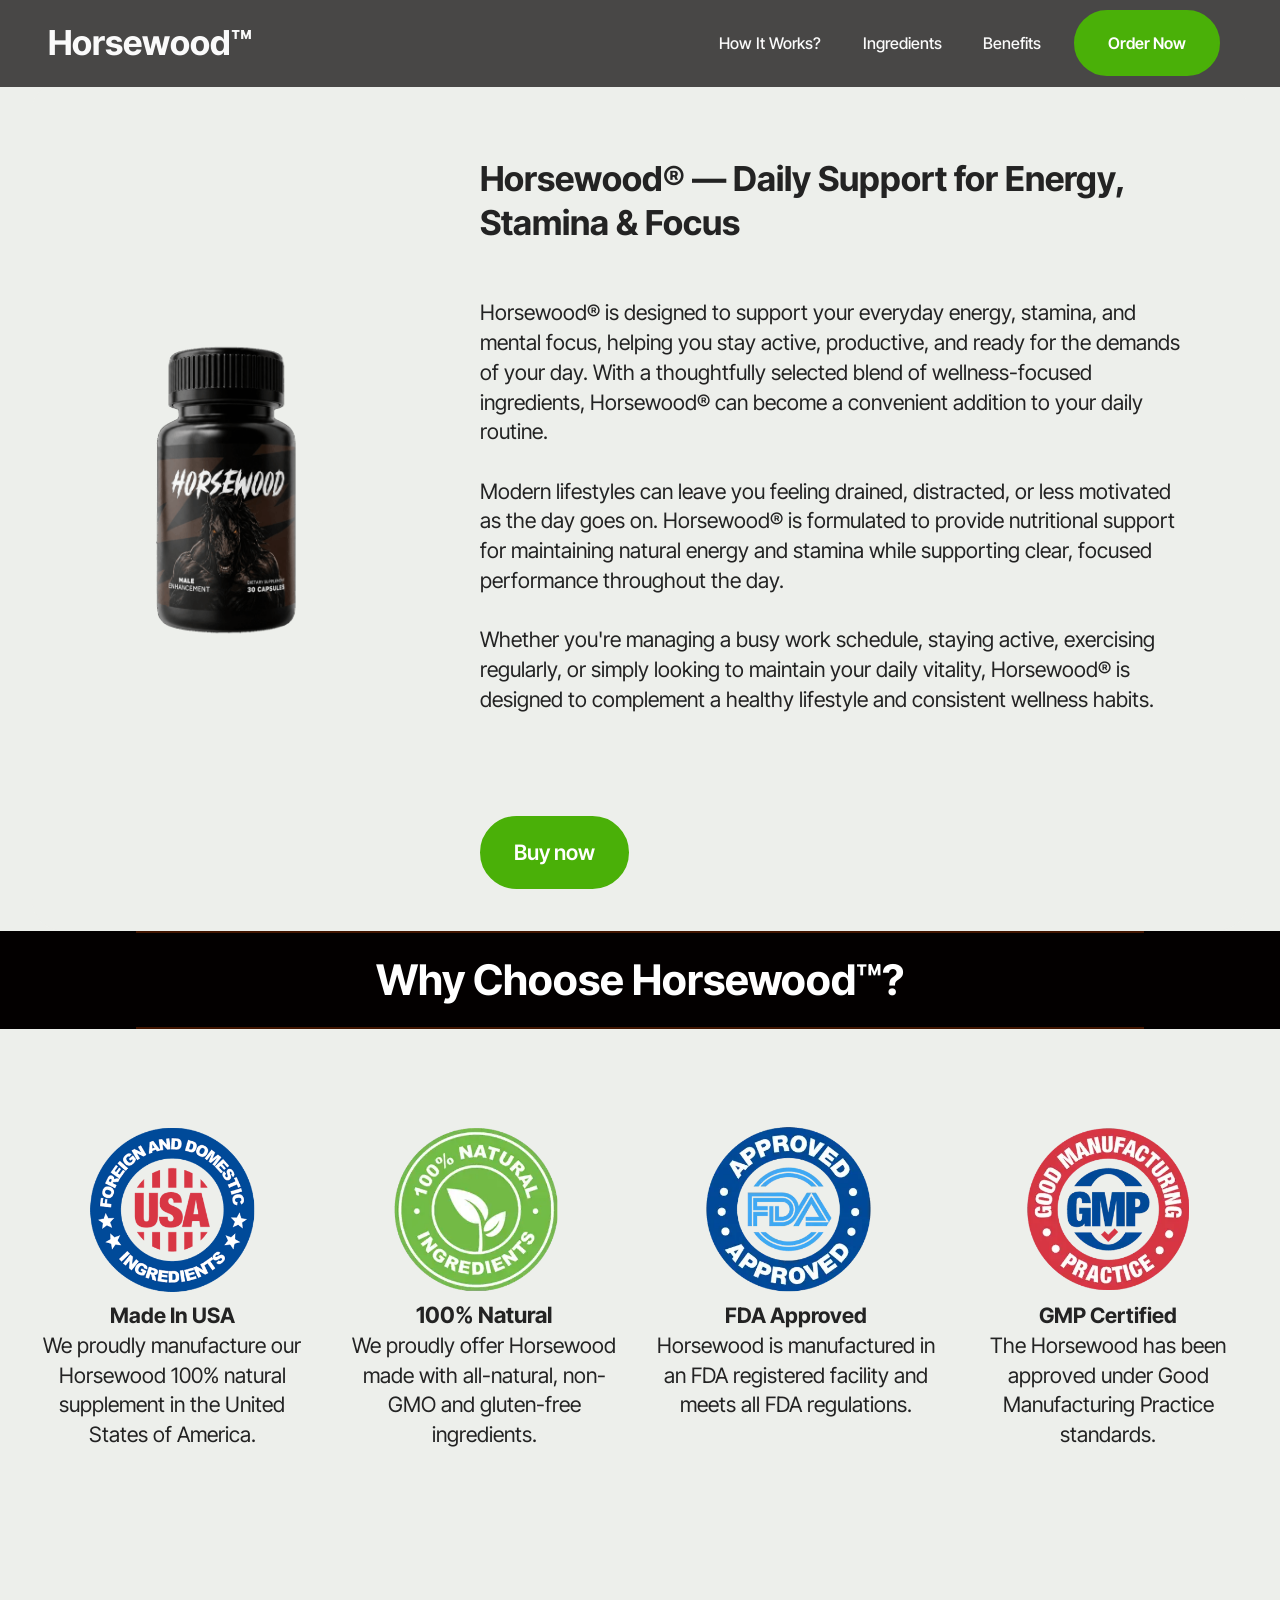
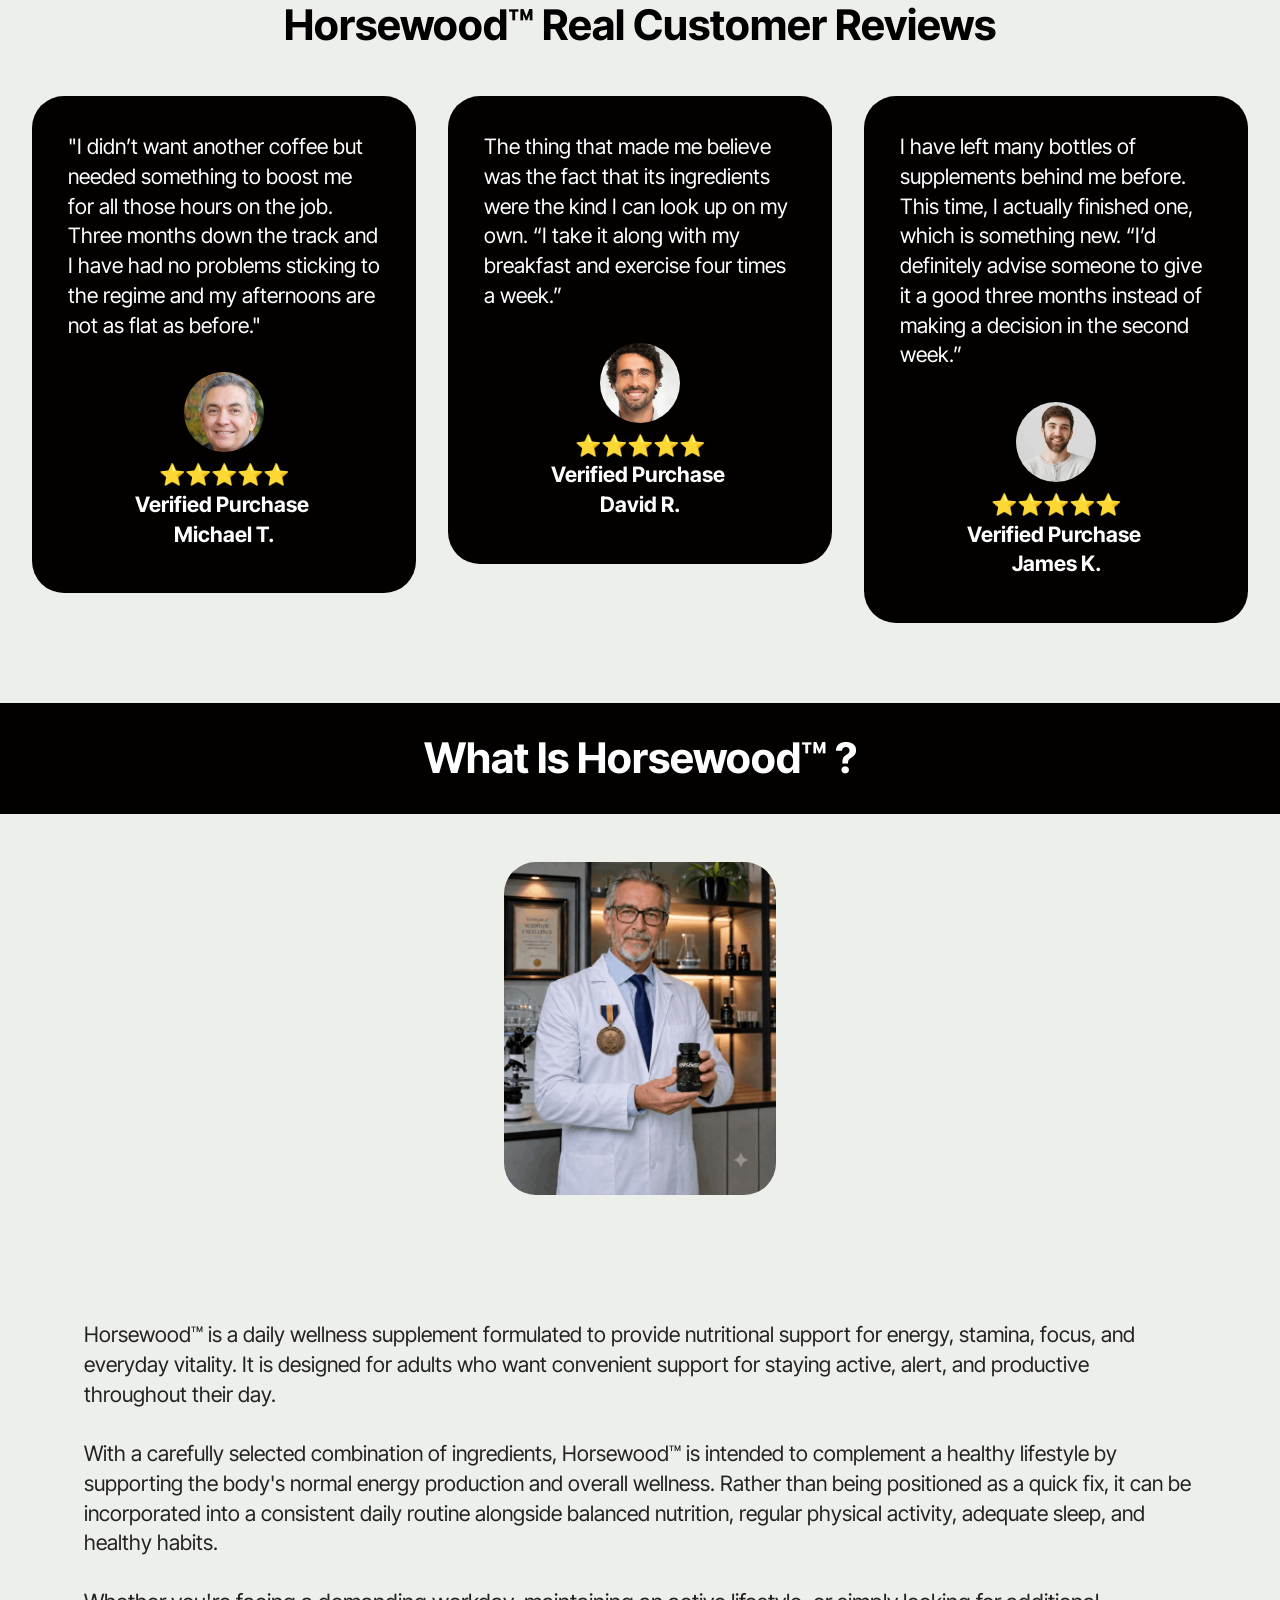
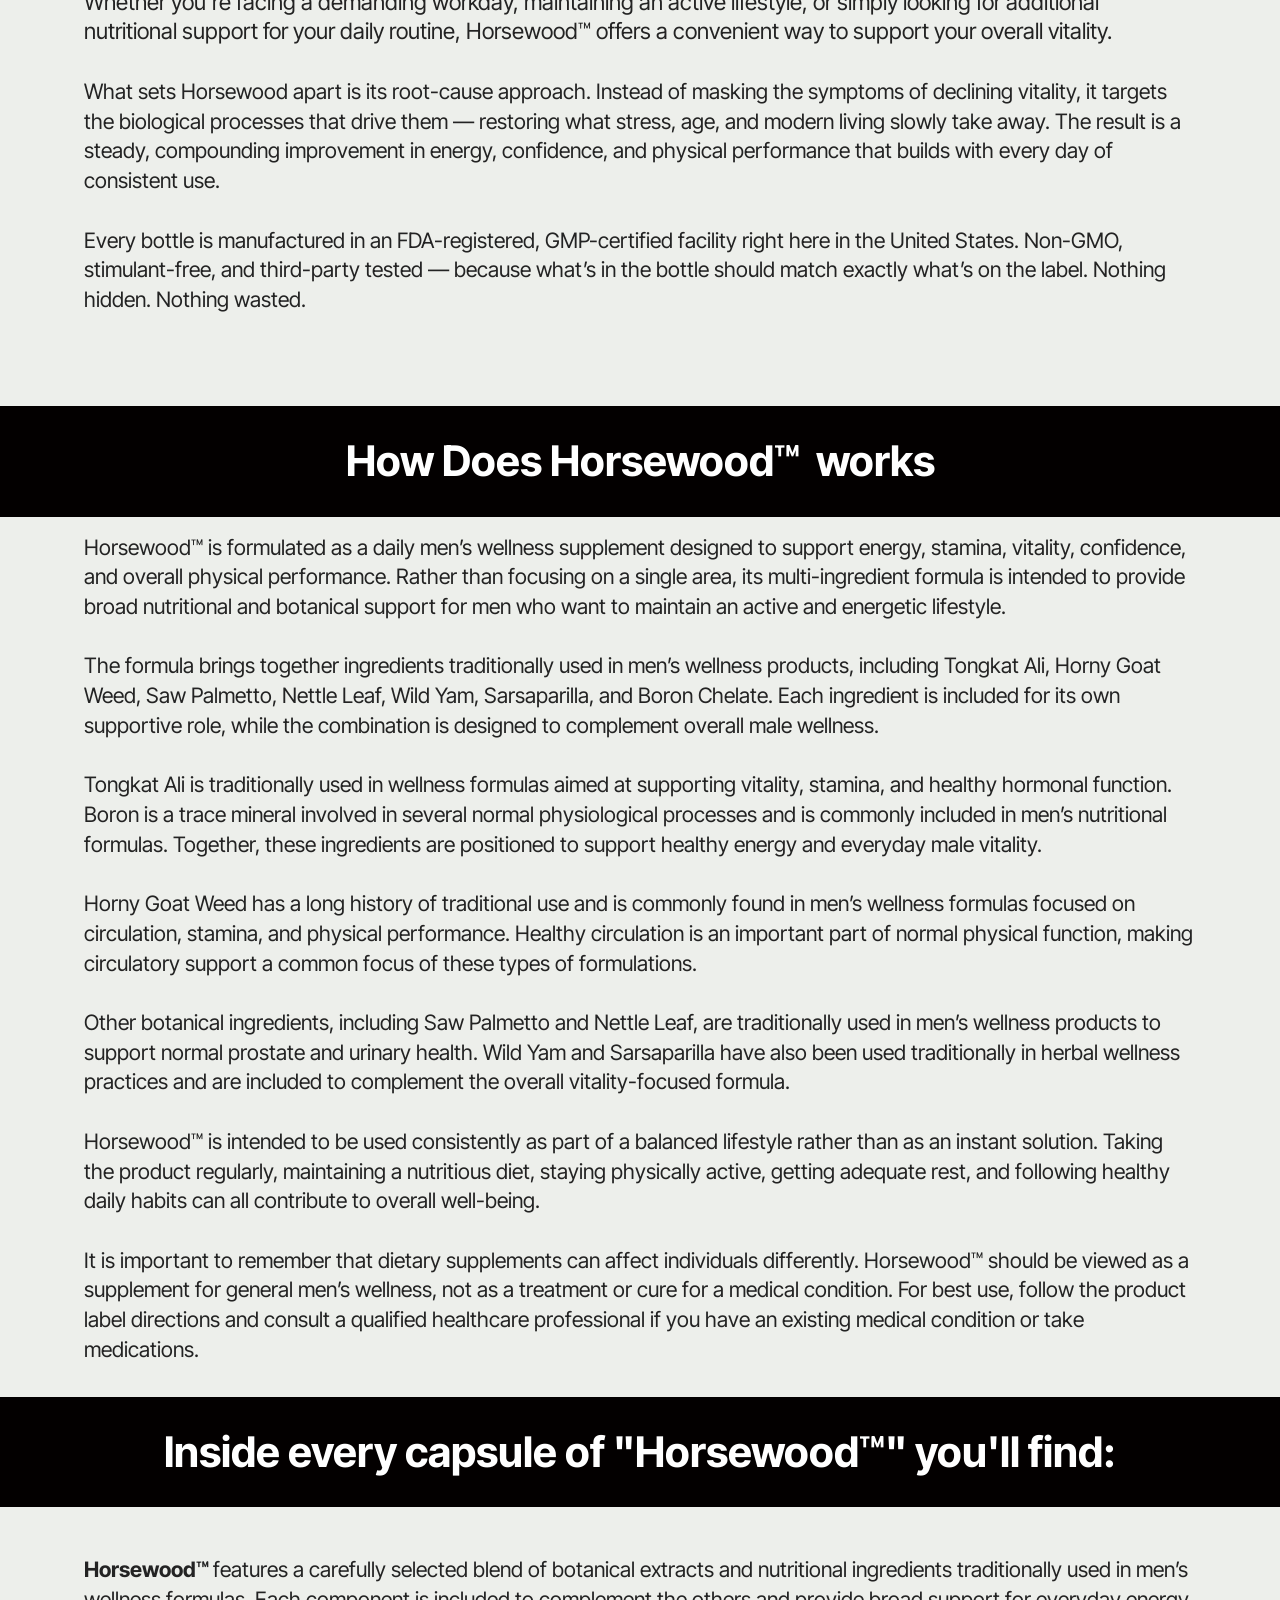
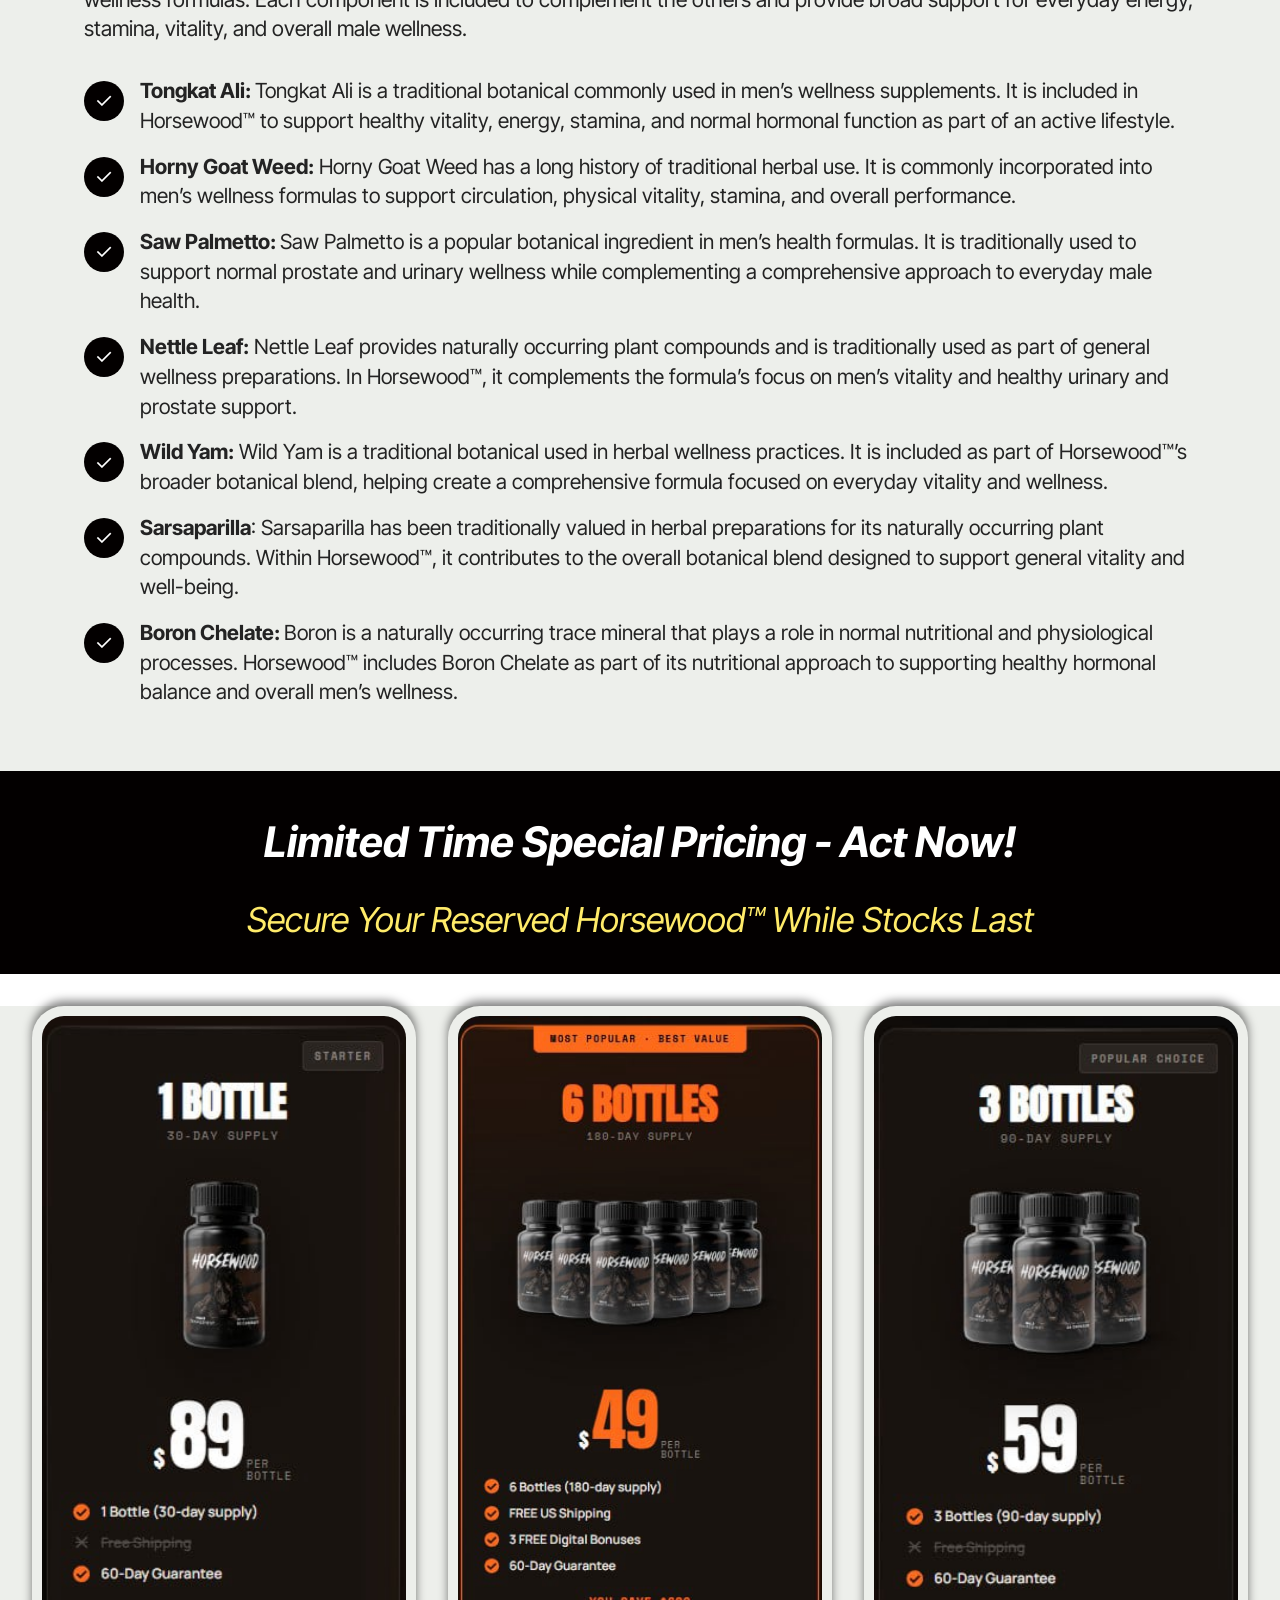
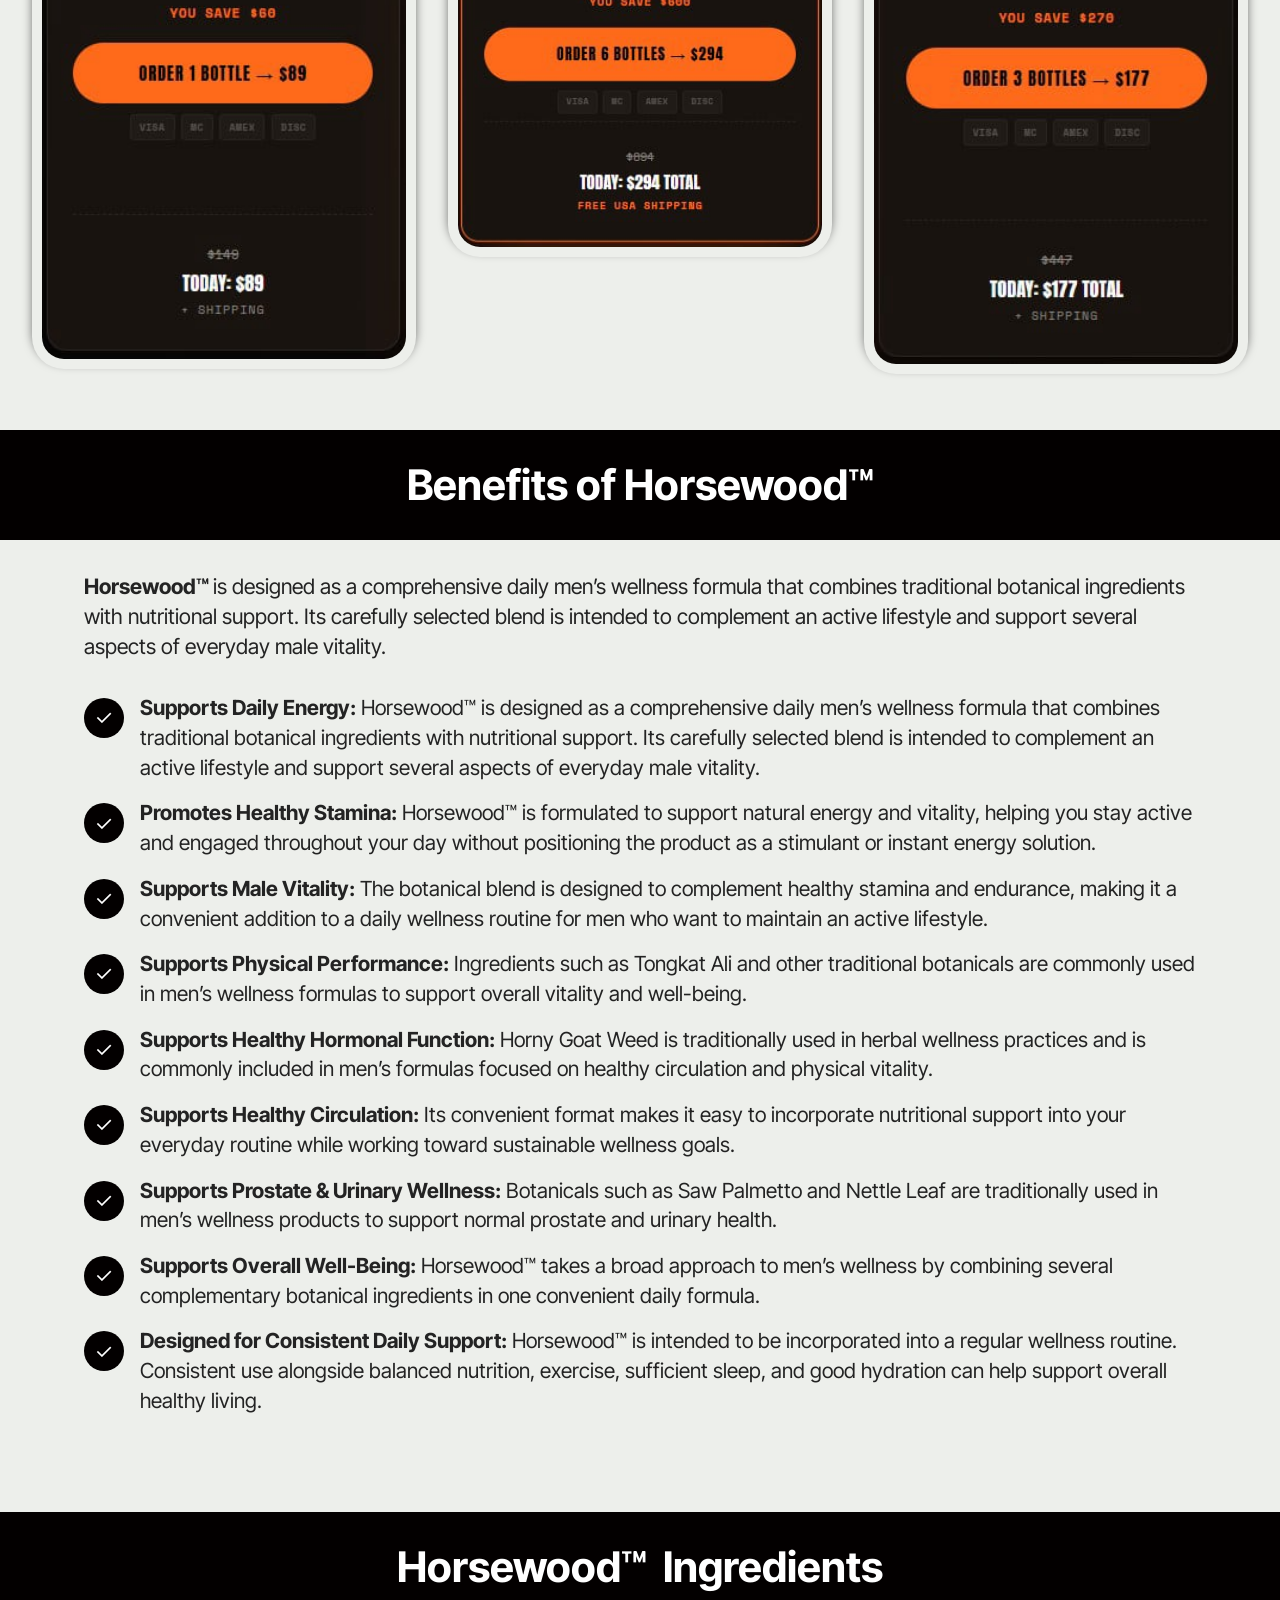
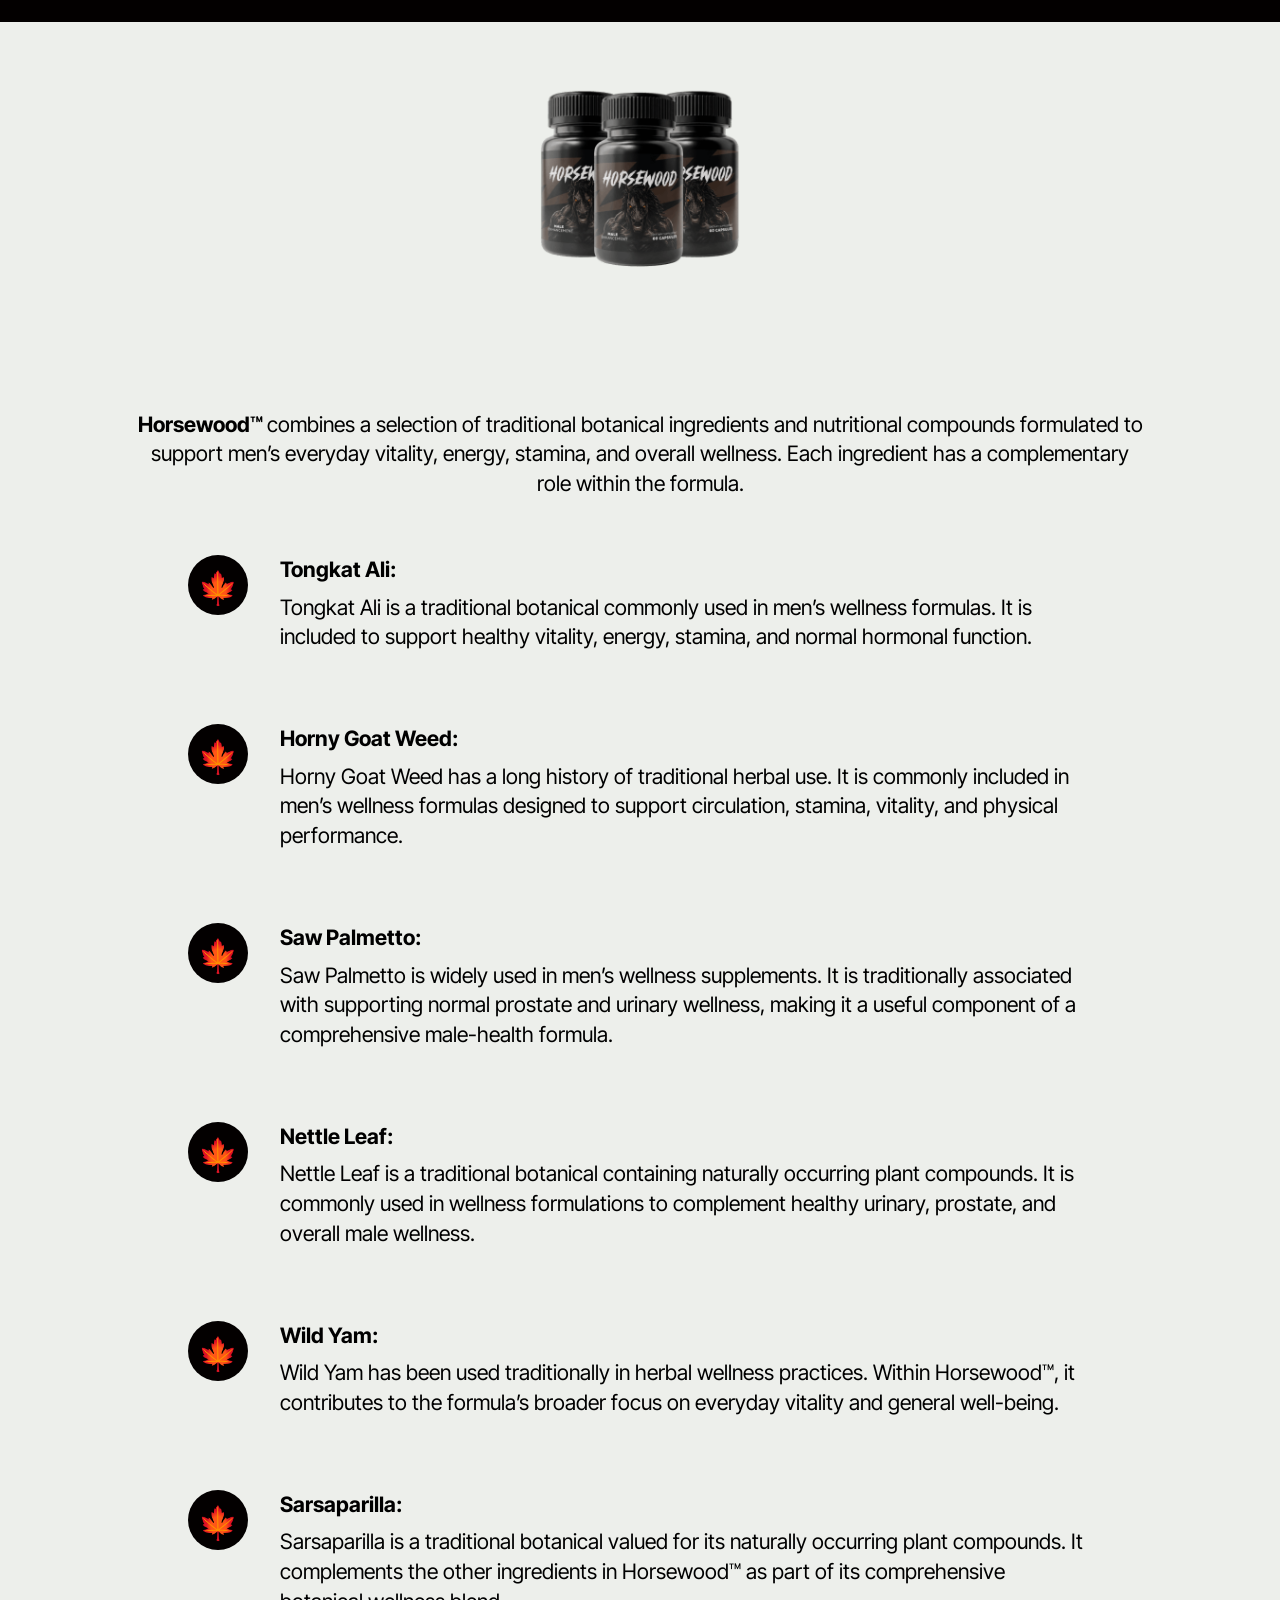
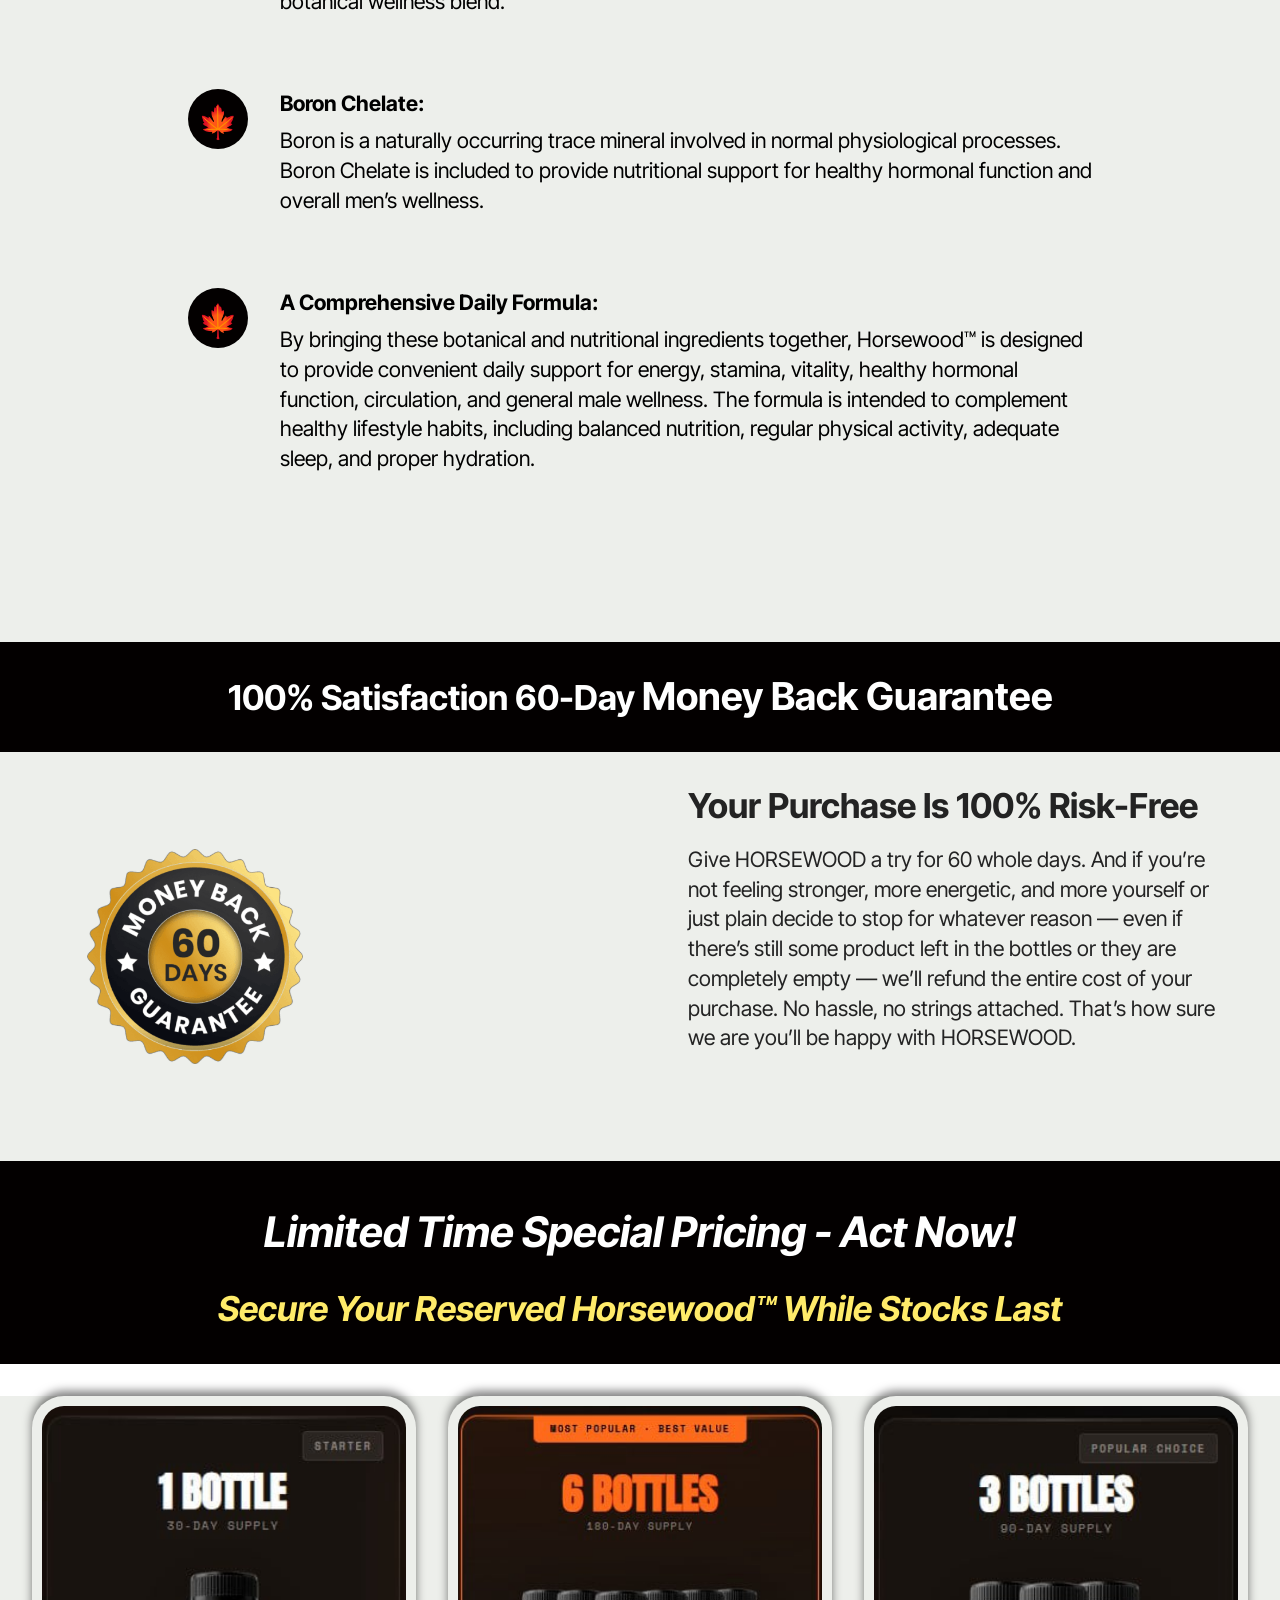
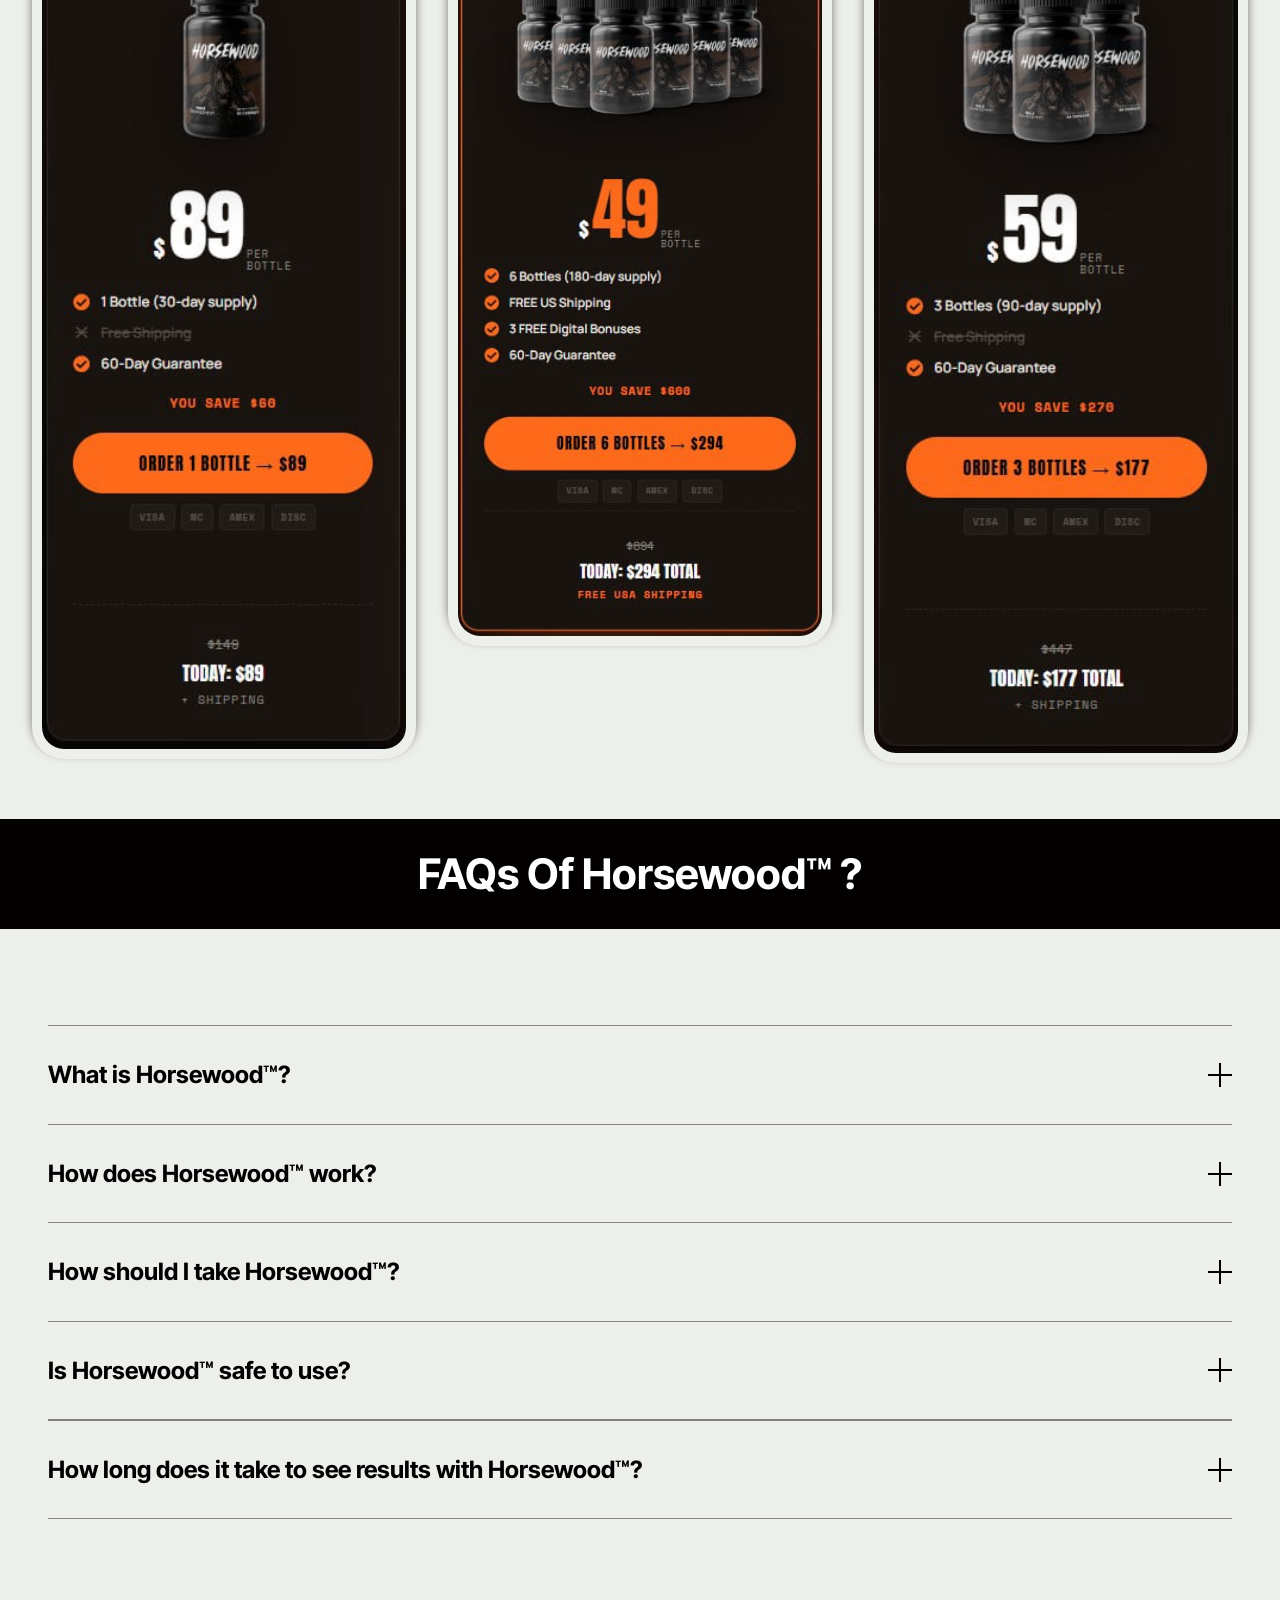
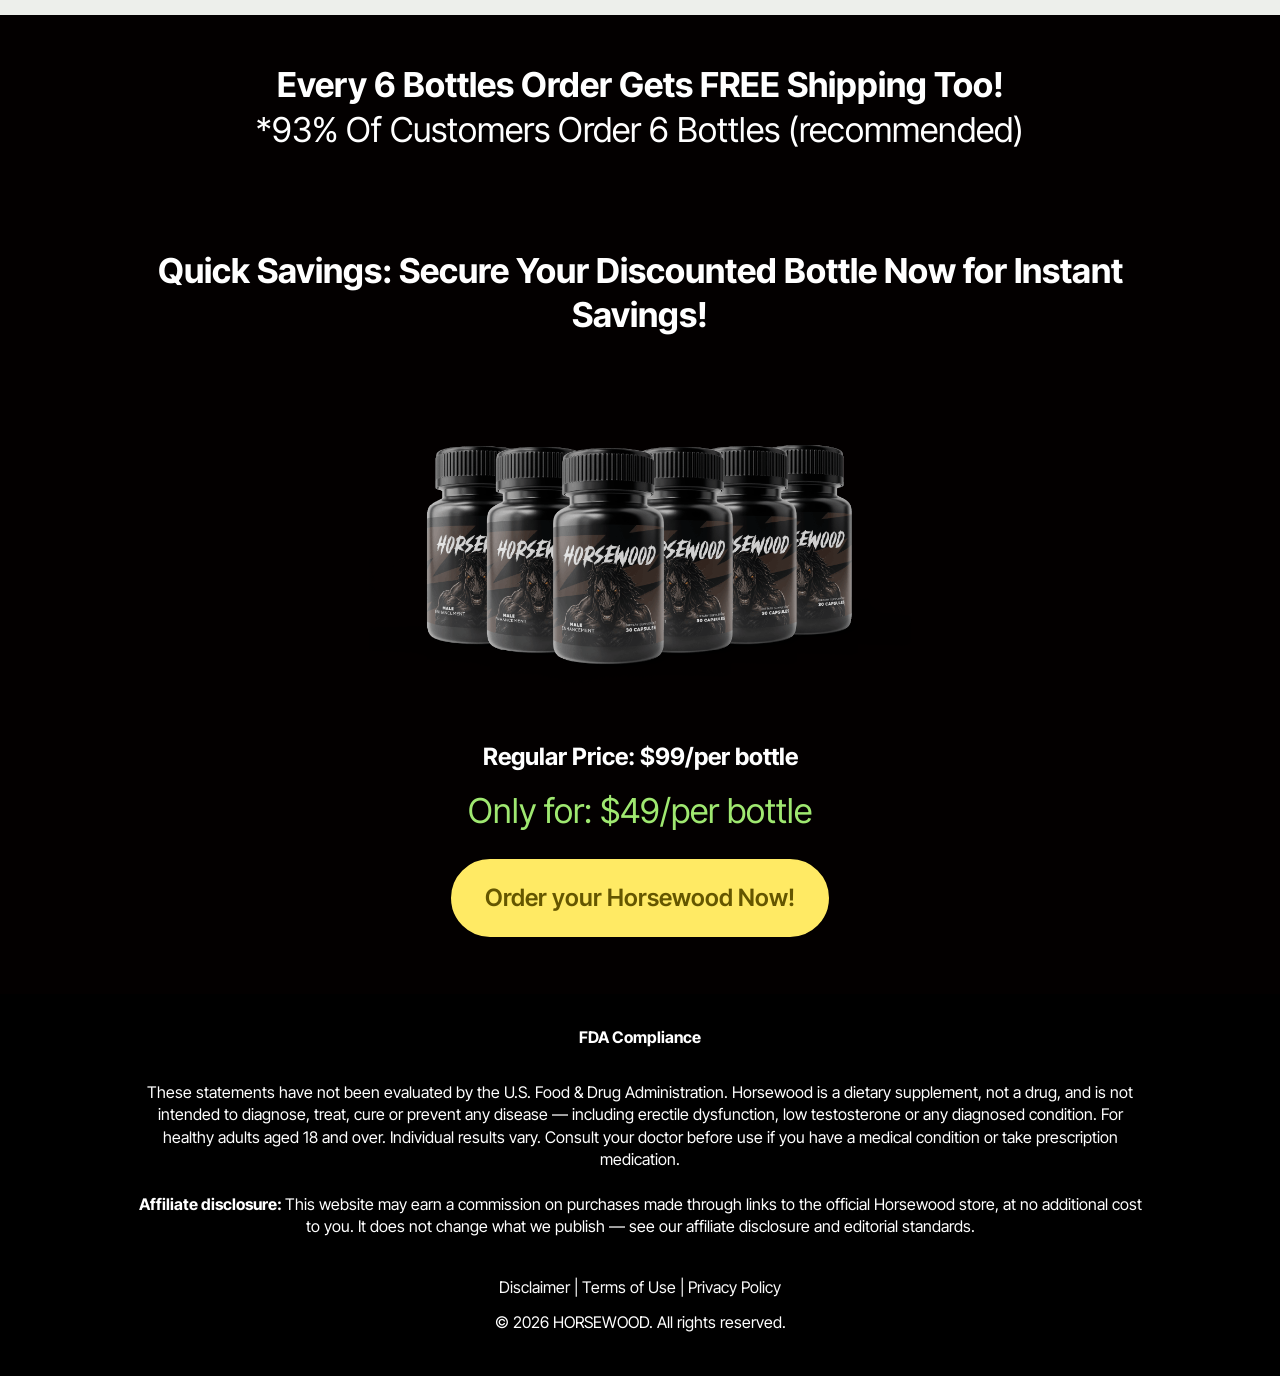
<file: index.html>
<!DOCTYPE html>
<html  lang="en">
<head>
  <!-- Site made with Mobirise Website Builder v6.1.12, https://mobirise.com -->
  <meta charset="UTF-8">
  <meta http-equiv="X-UA-Compatible" content="IE=edge">
  <meta name="generator" content="Mobirise v6.1.12, mobirise.com">
  <meta name="twitter:card" content="summary_large_image"/>
  <meta name="twitter:image:src" content="assets/images/index-meta.png">
  <meta property="og:image" content="assets/images/index-meta.png">
  <meta name="twitter:title" content="Horsewood™ — Natural Daily Support for Energy, Stamina & Male Vitality">
  <meta name="viewport" content="width=device-width, initial-scale=1, minimum-scale=1">
  <link rel="shortcut icon" href="assets/images/jar-horsewood-1201-128x122.png" type="image/x-icon">
  <meta name="description" content="Horsewood™ is a daily men’s wellness formula designed to support energy, stamina, vitality, healthy circulation, and overall male wellness with botanical ingredients.">
  
  
  <title>Horsewood™ — Natural Daily Support for Energy, Stamina & Male Vitality</title>
  <link rel="stylesheet" href="assets/web/assets/mobirise-icons2/mobirise2.css">
  <link rel="stylesheet" href="assets/web/assets/mobirise-icons/mobirise-icons.css">
  <link rel="stylesheet" href="assets/bootstrap/css/bootstrap.min.css">
  <link rel="stylesheet" href="assets/dropdown/css/style.css">
  <link rel="stylesheet" href="assets/socicon/css/styles.css">
  <link rel="stylesheet" href="assets/theme/css/style.css">
  <link rel="preload" href="https://fonts.googleapis.com/css?family=Inter+Tight:100,200,300,400,500,600,700,800,900,100i,200i,300i,400i,500i,600i,700i,800i,900i&display=swap" as="style" onload="this.onload=null;this.rel='stylesheet'">
  <noscript><link rel="stylesheet" href="https://fonts.googleapis.com/css?family=Inter+Tight:100,200,300,400,500,600,700,800,900,100i,200i,300i,400i,500i,600i,700i,800i,900i&display=swap"></noscript>
  <link rel="preload" as="style" href="assets/mobirise/css/mbr-additional.css?v=ZlS4zV"><link rel="stylesheet" href="assets/mobirise/css/mbr-additional.css?v=ZlS4zV" type="text/css">

  <meta name="msvalidate.01" content="119BE22C202151335DDEE83183A2F68A" />
	<meta name="google-site-verification" content="O65tAl1_hTqJR-W9cx2OoAfFXnvQR6buGiQTeo9qCoo" />
  
  <meta name="keywords" content="prosta defend, prostadefend, prosta defend supplement, prosta defend pills">
 <meta name="author" content="prosta defend">
		
 <link rel="canonical" href="" >
</head>
<body>
  
  <section data-bs-version="5.1" class="menu menu2 cid-vvjRE5VQ8q" once="menu" id="menu2-21">
    
    <nav class="navbar navbar-dropdown navbar-expand-lg">
        <div class="container">
            <div class="navbar-brand">
                
                <span class="navbar-caption-wrap"><a class="navbar-caption text-white text-primary display-2" href="https://maxwebleads.com/13213/26/10/?">Horsewood™<br></a></span>
            </div>
            <button class="navbar-toggler" type="button" data-toggle="collapse" data-bs-toggle="collapse" data-target="#navbarSupportedContent" data-bs-target="#navbarSupportedContent" aria-controls="navbarNavAltMarkup" aria-expanded="false" aria-label="Toggle navigation">
                <div class="hamburger">
                    <span></span>
                    <span></span>
                    <span></span>
                    <span></span>
                </div>
            </button>
            <div class="collapse navbar-collapse" id="navbarSupportedContent">
                <ul class="navbar-nav nav-dropdown" data-app-modern-menu="true"><li class="nav-item"><a class="nav-link link text-white text-primary display-4" href="index.html#content4-5">How It Works?</a></li>
                    <li class="nav-item"><a class="nav-link link text-white text-primary display-4" href="index.html#features20-g">
                            Ingredients</a></li>
                    <li class="nav-item"><a class="nav-link link text-white text-primary display-4" href="index.html#content8-1x">Benefits</a>
                    </li></ul>
                
                <div class="navbar-buttons mbr-section-btn"><a class="btn btn-primary display-4" href="https://maxwebleads.com/13213/26/10/?">Order Now</a></div>
            </div>
        </div>
    </nav>
</section>

<section data-bs-version="5.1" class="features7 cid-vvjSD3Nnea" id="features7-22">
    <!---->
    

    
    
    <div class="container">
        <div class="card-wrapper">
            <div class="row align-items-center">
                <div class="col-12 col-lg-4">
                    <div class="image-wrapper">
                        <a href="https://maxwebleads.com/13213/26/10/?"><img src="assets/images/jar-horsewood-1-815x774.webp" alt="Mobirise Website Builder"></a>
                    </div>
                </div>
                <div class="col-12 col-lg">
                    <div class="text-box">
                        <h5 class="mbr-title mbr-fonts-style display-2">
                            <strong><br></strong><strong>Horsewood® — Daily Support for Energy, Stamina &amp; Focus</strong><br><strong><br></strong>
                        </h5>
                        <p class="mbr-text mbr-fonts-style display-7">Horsewood® is designed to support your everyday energy, stamina, and mental focus, helping you stay active, productive, and ready for the demands of your day. With a thoughtfully selected blend of wellness-focused ingredients, Horsewood® can become a convenient addition to your daily routine.<br><br>Modern lifestyles can leave you feeling drained, distracted, or less motivated as the day goes on. Horsewood® is formulated to provide nutritional support for maintaining natural energy and stamina while supporting clear, focused performance throughout the day.<br><br>Whether you're managing a busy work schedule, staying active, exercising regularly, or simply looking to maintain your daily vitality, Horsewood® is designed to complement a healthy lifestyle and consistent wellness habits.<br><br><br></p>
                        
                        <div class="mbr-section-btn pt-3"><a href="https://maxwebleads.com/13213/26/10/?" class="btn btn-primary display-7">Buy now</a></div>
                    </div>
                </div>
            </div>
        </div>
    </div>
</section>

<section data-bs-version="5.1" class="content6 cid-vvjX7Km81t" id="content6-24">
    
    <div class="container">
        <div class="row justify-content-center">
            <div class="col-md-12 col-lg-10">
                <hr class="line">
                <p class="mbr-text align-center mbr-fonts-style my-4 display-1"><strong>Why Choose Horsewood™?</strong><br></p>
                <hr class="line">
            </div>
        </div>
    </div>
</section>

<section data-bs-version="5.1" class="gallery5 mbr-gallery cid-vvjX5FZ1n5" id="gallery5-23">
    

    
    

    <div class="container">
        
        <div class="row mbr-gallery mt-4">
            <div class="col-12 col-md-6 col-lg-3 item gallery-image active">
                <div class="item-wrapper" data-toggle="modal" data-bs-toggle="modal" data-target="#vw8ejYFUB3-modal" data-bs-target="#vw8ejYFUB3-modal">
                    <img class="w-100" src="assets/images/made-in-usa-1.webp" alt="Mobirise Website Builder" data-slide-to="0" data-bs-slide-to="0" data-target="#lb-vw8ejYFUB3" data-bs-target="#lb-vw8ejYFUB3">
                    <div class="icon-wrapper">
                        <span class="mobi-mbri mobi-mbri-search mbr-iconfont mbr-iconfont-btn"></span>
                    </div>
                </div>
                <h1 class="mbr-item-subtitle mbr-fonts-style align-center mb-2 mt-2 display-7"><div><strong>Made In USA</strong></div><div>We proudly manufacture our Horsewood 100% natural supplement in the United States of America.
</div><div>
</div><div>
</div></h1>
            </div>
            <div class="col-12 col-md-6 col-lg-3 item gallery-image">
                <div class="item-wrapper" data-toggle="modal" data-bs-toggle="modal" data-target="#vw8ejYFUB3-modal" data-bs-target="#vw8ejYFUB3-modal">
                    <img class="w-100" src="assets/images/100-natural-500x300.webp" alt="Mobirise Website Builder" data-slide-to="1" data-bs-slide-to="1" data-target="#lb-vw8ejYFUB3" data-bs-target="#lb-vw8ejYFUB3">
                    <div class="icon-wrapper">
                        <span class="mobi-mbri mobi-mbri-search mbr-iconfont mbr-iconfont-btn"></span>
                    </div>
                </div>
                <h1 class="mbr-item-subtitle mbr-fonts-style align-center mb-2 mt-2 display-7"><div><span style="font-size: 1.4rem;"><strong>100% Natural</strong></span></div><div>We proudly offer Horsewood made with all-natural, non-GMO and gluten-free ingredients.
</div><div>
</div><div>
</div></h1>
            </div>
            
            <div class="col-12 col-md-6 col-lg-3 item gallery-image">
                <div class="item-wrapper" data-toggle="modal" data-bs-toggle="modal" data-target="#vw8ejYFUB3-modal" data-bs-target="#vw8ejYFUB3-modal">
                    <img class="w-100" src="assets/images/fda-approved-500x300.webp" alt="Mobirise Website Builder" data-slide-to="2" data-bs-slide-to="2" data-target="#lb-vw8ejYFUB3" data-bs-target="#lb-vw8ejYFUB3">
                    <div class="icon-wrapper">
                        <span class="mobi-mbri mobi-mbri-search mbr-iconfont mbr-iconfont-btn"></span>
                    </div>
                </div>
                <h1 class="mbr-item-subtitle mbr-fonts-style align-center mb-2 mt-2 display-7"><div><strong>FDA Approved</strong></div><div>Horsewood is manufactured in an FDA registered facility and meets all FDA regulations.
</div><div>
</div></h1>
            </div><div class="col-12 col-md-6 col-lg-3 item gallery-image">
                <div class="item-wrapper" data-toggle="modal" data-bs-toggle="modal" data-target="#vw8ejYFUB3-modal" data-bs-target="#vw8ejYFUB3-modal">
                    <img class="w-100" src="assets/images/gmp-certified-500x300.webp" alt="Mobirise Website Builder" data-slide-to="3" data-bs-slide-to="3" data-target="#lb-vw8ejYFUB3" data-bs-target="#lb-vw8ejYFUB3">
                    <div class="icon-wrapper">
                        <span class="mobi-mbri mobi-mbri-search mbr-iconfont mbr-iconfont-btn"></span>
                    </div>
                </div>
                <h1 class="mbr-item-subtitle mbr-fonts-style align-center mb-2 mt-2 display-7"><div><strong>GMP Certified</strong></div><div>The Horsewood has been approved under Good Manufacturing Practice standards.</div></h1>
            </div>
        </div>

        <div class="modal mbr-slider" tabindex="-1" role="dialog" aria-hidden="true" id="vw8ejYFUB3-modal">
            <div class="modal-dialog" role="document">
                <div class="modal-content">
                    <div class="modal-body">
                        <div class="carousel slide" id="lb-vw8ejYFUB3" data-interval="5000" data-bs-interval="5000">
                            <div class="carousel-inner">
                                <div class="carousel-item active">
                                    <img class="d-block w-100" src="assets/images/made-in-usa-1.webp" alt="Mobirise Website Builder">
                                </div>
                                <div class="carousel-item">
                                    <img class="d-block w-100" src="assets/images/100-natural-500x300.webp" alt="Mobirise Website Builder">
                                </div>
                                
                                <div class="carousel-item">
                                    <img class="d-block w-100" src="assets/images/fda-approved-500x300.webp" alt="Mobirise Website Builder">
                                </div><div class="carousel-item">
                                    <img class="d-block w-100" src="assets/images/gmp-certified-500x300.webp" alt="Mobirise Website Builder">
                                </div>
                            </div>
                            <ol class="carousel-indicators">
                                <li data-slide-to="0" data-bs-slide-to="0" class="active" data-target="#lb-vw8ejYFUB3" data-bs-target="#lb-vw8ejYFUB3"></li>
                                <li data-slide-to="1" data-bs-slide-to="1" data-target="#lb-vw8ejYFUB3" data-bs-target="#lb-vw8ejYFUB3"></li>
                                <li data-slide-to="2" data-bs-slide-to="2" data-target="#lb-vw8ejYFUB3" data-bs-target="#lb-vw8ejYFUB3"></li>
                                <li data-slide-to="3" data-bs-slide-to="3" data-target="#lb-vw8ejYFUB3" data-bs-target="#lb-vw8ejYFUB3"></li>
                            </ol>
                            <a role="button" href="" class="close" data-dismiss="modal" data-bs-dismiss="modal" aria-label="Close">
                            </a>
                            <a class="carousel-control-prev carousel-control" role="button" data-slide="prev" data-bs-slide="prev" href="#lb-vw8ejYFUB3">
                                <span class="mobi-mbri mobi-mbri-arrow-prev" aria-hidden="true"></span>
                                <span class="sr-only visually-hidden">Previous</span>
                            </a>
                            <a class="carousel-control-next carousel-control" role="button" data-slide="next" data-bs-slide="next" href="#lb-vw8ejYFUB3">
                                <span class="mobi-mbri mobi-mbri-arrow-next" aria-hidden="true"></span>
                                <span class="sr-only visually-hidden">Next</span>
                            </a>
                        </div>
                    </div>
                </div>
            </div>
        </div>
    </div>
</section>

<section data-bs-version="5.1" class="people04 cid-vvjZd48blB" id="people04-27">
	
	
	<div class="container">
		<div class="row mb-5 justify-content-center">
			<div class="col-12 mb-0 content-head">
				<h3 class="mbr-section-title mbr-fonts-style align-center mb-0 display-1"><strong>Horsewood™ Real Customer Reviews</strong></h3>
				
			</div>
		</div>
		<div class="row mbr-masonry" data-masonry="{&quot;percentPosition&quot;: true }">
			
			<div class="item features-without-image col-12 col-md-6 col-lg-4 active">
				<div class="item-wrapper">
					<div class="card-box align-left">
						<p class="card-text mbr-fonts-style display-7">
							"I didn’t want another coffee but needed something to boost me for all those hours on the job. Three months down the track and I have had no problems sticking to the regime and my afternoons are not as flat as before."
						</p>
						<div class="img-wrapper mt-4 mb-2">
							<img src="assets/images/review-1.webp" data-slide-to="1" data-bs-slide-to="1" alt="Michael T.">
						</div>
						<h5 class="card-title mbr-fonts-style display-7"><strong>⭐⭐⭐⭐⭐</strong><br><strong>Verified Purchase&nbsp;</strong><br><strong>Michael T.</strong></h5>
					</div>
				</div>
			</div>
			<div class="item features-without-image col-12 col-md-6 col-lg-4">
				<div class="item-wrapper">
					<div class="card-box align-left">
						<p class="card-text mbr-fonts-style display-7">The thing that made me believe was the fact that its ingredients were the kind I can look up on my own. “I take it along with my breakfast and exercise four times a week.”<br>
						</p>
						<div class="img-wrapper mt-4 mb-2">
							<img src="assets/images/review-2.webp" data-slide-to="2" data-bs-slide-to="2" alt="David R.">
						</div>
						<h5 class="card-title mbr-fonts-style display-7">
							<strong>⭐⭐⭐⭐⭐</strong><br><strong>Verified Purchase&nbsp;</strong><br><strong>
</strong>
						<div><strong>David R.</strong></div></h5>
					</div>
				</div>
			</div>
			
			<div class="item features-without-image col-12 col-md-6 col-lg-4">
				<div class="item-wrapper">
					<div class="card-box align-left">
						<p class="card-text mbr-fonts-style display-7">
							I have left many bottles of supplements behind me before. This time, I actually finished one, which is something new. “I’d definitely advise someone to give it a good three months instead of making a decision in the second week.”
						</p>
						<div class="img-wrapper mt-4 mb-2">
							<img src="assets/images/review-3.webp" data-slide-to="4" data-bs-slide-to="4" alt="James K.">
						</div>
						<h5 class="card-title mbr-fonts-style display-7"><strong>⭐⭐⭐⭐⭐</strong><br><strong>Verified Purchase&nbsp;</strong><br><strong>James K.</strong></h5>
					</div>
				</div>
			</div>
			
		</div>
	</div>
</section>

<section data-bs-version="5.1" class="header3 cid-uSwx4cJ0TO" id="header3-4">

    

    
    

    <div class="align-center container">
        <div class="row justify-content-center">
            <div class="col-12 col-lg-12">
                
                <h2 class="mbr-section-subtitle mbr-fonts-style mb-3 display-1"><strong>What Is Horsewood™ ?</strong></h2>
                
                
            </div>
        </div>
    </div>
</section>

<section data-bs-version="5.1" class="header9 cid-uSwxo9HcY4" id="header9-6">

    

    
    

    <div class="text-center container">
        <div class="row justify-content-center">
            <div class="col-md-12 col-lg-9">
                <div class="image-wrap mb-4">
                    <a href="https://maxwebleads.com/13213/26/10/?"><img src="assets/images/gemini-generated-image-2lvhww2lvhww2lvh-574x705.webp" alt="Horsewood Official"></a>
                </div>
                
                
                
            </div>
        </div>
    </div>
</section>

<section data-bs-version="5.1" class="content4 cid-uSwx5BcQWN" id="content4-5">
    

    
    
    <div class="container">
        <div class="row justify-content-center">
            <div class="title col-md-12 col-lg-11">
                
                <h4 class="mbr-section-subtitle align-center mbr-fonts-style mb-4 display-7"><div><br></div><div>Horsewood™ is a daily wellness supplement formulated to provide nutritional support for energy, stamina, focus, and everyday vitality. It is designed for adults who want convenient support for staying active, alert, and productive throughout their day.</div><div><br></div><div>
</div><div>With a carefully selected combination of ingredients, Horsewood™ is intended to complement a healthy lifestyle by supporting the body's normal energy production and overall wellness. Rather than being positioned as a quick fix, it can be incorporated into a consistent daily routine alongside balanced nutrition, regular physical activity, adequate sleep, and healthy habits.</div><div><br></div><div>
</div><div><span style="font-size: 1.4rem;">Whether you're facing a demanding workday, maintaining an active lifestyle, or simply looking for additional nutritional support for your daily routine, Horsewood™ offers a convenient way to support your overall vitality.</span></div><br><div>What sets Horsewood apart is its root-cause approach. Instead of masking the symptoms of declining vitality, it targets the biological processes that drive them — restoring what stress, age, and modern living slowly take away. The result is a steady, compounding improvement in energy, confidence, and physical performance that builds with every day of consistent use.
</div><div><br></div><div>Every bottle is manufactured in an FDA-registered, GMP-certified facility right here in the United States. Non-GMO, stimulant-free, and third-party tested — because what’s in the bottle should match exactly what’s on the label. Nothing hidden. Nothing wasted.
</div><div>
</div><div><br></div><div><br></div><div>
</div><div>
</div><div>
</div><div>
</div><div>
</div><div>
</div></h4>
                
            </div>
        </div>
    </div>
</section>

<section data-bs-version="5.1" class="header3 cid-uSwy3EeQp4" id="header3-7">

    

    
    

    <div class="align-center container">
        <div class="row justify-content-center">
            <div class="col-12 col-lg-12">
                
                <h2 class="mbr-section-subtitle mbr-fonts-style mb-3 display-1"><strong>How Does Horsewood™&nbsp; works</strong></h2>
                
                
            </div>
        </div>
    </div>
</section>

<section data-bs-version="5.1" class="content4 cid-uSwy4P6KjC" id="content4-8">
    

    
    
    <div class="container">
        <div class="row justify-content-center">
            <div class="title col-md-12 col-lg-11">
                
                <h4 class="mbr-section-subtitle align-center mbr-fonts-style mb-4 display-7"><div>Horsewood™ is formulated as a daily men’s wellness supplement designed to support energy, stamina, vitality, confidence, and overall physical performance. Rather than focusing on a single area, its multi-ingredient formula is intended to provide broad nutritional and botanical support for men who want to maintain an active and energetic lifestyle.</div><div><br></div><div>The formula brings together ingredients traditionally used in men’s wellness products, including Tongkat Ali, Horny Goat Weed, Saw Palmetto, Nettle Leaf, Wild Yam, Sarsaparilla, and Boron Chelate. Each ingredient is included for its own supportive role, while the combination is designed to complement overall male wellness.</div><div><br></div><div><span style="font-size: 1.4rem;">
</span></div><div>Tongkat Ali is traditionally used in wellness formulas aimed at supporting vitality, stamina, and healthy hormonal function. Boron is a trace mineral involved in several normal physiological processes and is commonly included in men’s nutritional formulas. Together, these ingredients are positioned to support healthy energy and everyday male vitality.</div><div><br></div><div><span style="font-size: 1.4rem;">
</span></div><div>Horny Goat Weed has a long history of traditional use and is commonly found in men’s wellness formulas focused on circulation, stamina, and physical performance. Healthy circulation is an important part of normal physical function, making circulatory support a common focus of these types of formulations.</div><br><div>Other botanical ingredients, including Saw Palmetto and Nettle Leaf, are traditionally used in men’s wellness products to support normal prostate and urinary health. Wild Yam and Sarsaparilla have also been used traditionally in herbal wellness practices and are included to complement the overall vitality-focused formula.</div><br><div>Horsewood™ is intended to be used consistently as part of a balanced lifestyle rather than as an instant solution. Taking the product regularly, maintaining a nutritious diet, staying physically active, getting adequate rest, and following healthy daily habits can all contribute to overall well-being.</div><br><div>It is important to remember that dietary supplements can affect individuals differently. Horsewood™ should be viewed as a supplement for general men’s wellness, not as a treatment or cure for a medical condition. For best use, follow the product label directions and consult a qualified healthcare professional if you have an existing medical condition or take medications.</div><div><span style="font-size: 1.4rem;">
</span></div><div><span style="font-size: 1.4rem;">
</span></div><div><span style="font-size: 1.4rem;">
</span></div><div><span style="font-size: 1.4rem;">
</span></div></h4>
                
            </div>
        </div>
    </div>
</section>

<section data-bs-version="5.1" class="header3 cid-v9Z7cN19hR" id="header3-1v">

    

    
    

    <div class="align-center container">
        <div class="row justify-content-center">
            <div class="col-12 col-lg-12">
                
                <h2 class="mbr-section-subtitle mbr-fonts-style mb-3 display-1"><strong>Inside every capsule of "Horsewood™" you'll find:</strong></h2>
                
                
            </div>
        </div>
    </div>
</section>

<section data-bs-version="5.1" class="content8 cid-v1XUQZJSzF" id="content8-1l">
    
    <div class="container">
        <div class="row justify-content-center">
            <div class="counter-container col-md-12 col-lg-11">
                <h4 class="mbr-section-title mbr-fonts-style mb-4 display-7"><strong>Horsewood™ </strong>features a carefully selected blend of botanical extracts and nutritional ingredients traditionally used in men’s wellness formulas. Each component is included to complement the others and provide broad support for everyday energy, stamina, vitality, and overall male wellness.</h4>
                <div class="mbr-text mbr-fonts-style display-7">
                    <ul>
                        <li><span style="font-size: 20.8px;"><strong>Tongkat Ali: </strong>Tongkat Ali is a traditional botanical commonly used in men’s wellness supplements. It is included in Horsewood™ to support healthy vitality, energy, stamina, and normal hormonal function as part of an active lifestyle.</span><br></li><li><span style="font-size: 20.8px;"><strong>Horny Goat Weed:</strong>&nbsp;Horny Goat Weed has a long history of traditional herbal use. It is commonly incorporated into men’s wellness formulas to support circulation, physical vitality, stamina, and overall performance.</span></li><li><span style="font-size: 20.8px;"><strong>Saw Palmetto: </strong>Saw Palmetto is a popular botanical ingredient in men’s health formulas. It is traditionally used to support normal prostate and urinary wellness while complementing a comprehensive approach to everyday male health.</span></li><li><span style="font-size: 20.8px;"><strong>Nettle Leaf:</strong>&nbsp;Nettle Leaf provides naturally occurring plant compounds and is traditionally used as part of general wellness preparations. In Horsewood™, it complements the formula’s focus on men’s vitality and healthy urinary and prostate support.</span></li><li><span style="font-size: 20.8px;"><strong>Wild Yam:</strong>&nbsp;Wild Yam is a traditional botanical used in herbal wellness practices. It is included as part of Horsewood™’s broader botanical blend, helping create a comprehensive formula focused on everyday vitality and wellness.</span></li><li><span style="font-size: 20.8px;"><strong>Sarsaparilla</strong>: Sarsaparilla has been traditionally valued in herbal preparations for its naturally occurring plant compounds. Within Horsewood™, it contributes to the overall botanical blend designed to support general vitality and well-being.</span></li><li><span style="font-size: 20.8px;"><strong>Boron Chelate: </strong>Boron is a naturally occurring trace mineral that plays a role in normal nutritional and physiological processes. Horsewood™ includes Boron Chelate as part of its nutritional approach to supporting healthy hormonal balance and overall men’s wellness.</span></li>
                    </ul>
                </div>
            </div>
        </div>
    </div>
</section>

<section data-bs-version="5.1" class="content4 cid-uSwyrY4N6k" id="content4-9">
    

    
    
    <div class="container">
        <div class="row justify-content-center">
            <div class="title col-md-12 col-lg-11">
                <h3 class="mbr-section-title mbr-fonts-style align-center mb-4 display-1"><strong><em>Limited Time Special Pricing - Act Now!</em></strong></h3>
                <h4 class="mbr-section-subtitle align-center mbr-fonts-style mb-4 display-2"><em>Secure Your Reserved Horsewood™ While Stocks Last</em></h4>
                
            </div>
        </div>
    </div>
</section>

<section data-bs-version="5.1" class="gallery5 mbr-gallery cid-uSwyss5Anb" id="image1-a">
    

    

    <div class="container">
        
        <div class="row mbr-gallery mt-4">
            <div class="col-12 col-md-6 col-lg-4 item gallery-image">
                
                    <a href="https://maxwebleads.com/13213/26/10/?"><img class="w-100 JCB_Price" src="assets/images/horsewood-1bottle-price-306x793.webp" alt="Horsewood buy now 1 bottle" data-slide-to="0" data-bs-slide-to="0" title="Ikaria Lean Belly Juice"><br></a>
                   
                
               
            </div>
             <div class="col-12 col-md-6 col-lg-4 item gallery-image">
                
                   <a href="https://maxwebleads.com/13213/26/10/?"> <img class="w-100 JCB_Price" src="assets/images/horsewood-6bottle-price-347x792.webp" alt="Horsewood buy now 6 bottles" data-slide-to="1" data-bs-slide-to="1" title="Ikaria Lean Belly Juice"><br></a>
                    
                
               
            </div>
             <div class="col-12 col-md-6 col-lg-4 item gallery-image">
                
                   <a href="https://maxwebleads.com/13213/26/10/?"> <img class="w-100 JCB_Price" src="assets/images/horsewood-3bottle-price-305x794.webp" alt="Horsewood buy now 3 bottles" data-slide-to="2" data-bs-slide-to="2" title="Ikaria Lean Belly Juice"><br>
                    
               
                
            </a></div></div><div class="modal mbr-slider" tabindex="-1" role="dialog" aria-hidden="true" id="vw8ek3UKjc-modal"><div class="modal-dialog" role="document"><a href="/">
                </a><div class="modal-content"><div class="modal-body"><div class="carousel slide carousel-fade" id="lb-vw8ek3UKjc" data-ride="carousel" data-bs-ride="carousel" data-interval="4000" data-bs-interval="4000"><a href="/">
                            <div class="carousel-inner">
                                <div class="carousel-item active">
                                    <img class="d-block w-100" src="assets/images/horsewood-1bottle-price-306x793.webp" alt="">
                                </div>
                                <div class="carousel-item">
                                    <img class="d-block w-100" src="assets/images/horsewood-6bottle-price-347x792.webp" alt="">
                                </div>
                                <div class="carousel-item">
                                    <img class="d-block w-100" src="assets/images/horsewood-3bottle-price-305x794.webp" alt="">
                                </div>
                                
                            </div>
                            <ol class="carousel-indicators">
                                <li data-slide-to="0" data-bs-slide-to="0" class="active" data-target="#lb-vw8ek3UKjc" data-bs-target="#lb-vw8ek3UKjc"></li>
                                <li data-slide-to="1" data-bs-slide-to="1" data-target="#lb-vw8ek3UKjc" data-bs-target="#lb-vw8ek3UKjc"></li>
                                <li data-slide-to="2" data-bs-slide-to="2" data-target="#lb-vw8ek3UKjc" data-bs-target="#lb-vw8ek3UKjc"></li>
                                
                            </ol>
                            </a><a role="button" href="" class="close" data-dismiss="modal" data-bs-dismiss="modal" aria-label="Close">
                            </a>
                            <a class="carousel-control-prev carousel-control" role="button" data-slide="prev" data-bs-slide="prev" href="#lb-vw8ek3UKjc">
                                <span class="mobi-mbri mobi-mbri-arrow-prev" aria-hidden="true"></span>
                                <span class="sr-only visually-hidden">Previous</span>
                            </a>
                            <a class="carousel-control-next carousel-control" role="button" data-slide="next" data-bs-slide="next" href="#lb-vw8ek3UKjc">
                                <span class="mobi-mbri mobi-mbri-arrow-next" aria-hidden="true"></span>
                                <span class="sr-only visually-hidden">Next</span>
                            </a>
                        </div>
                    </div>
                </div>
            </div>
        </div>
    </div>
</section>

<section data-bs-version="5.1" class="header3 cid-v1XV2cMDDJ" id="header3-1m">

    

    
    

    <div class="align-center container">
        <div class="row justify-content-center">
            <div class="col-12 col-lg-12">
                
                <h2 class="mbr-section-subtitle mbr-fonts-style mb-3 display-1"><strong>Benefits of Horsewood™</strong></h2>
                
                
            </div>
        </div>
    </div>
</section>

<section data-bs-version="5.1" class="content5 cid-v1XUQbpUqO" id="content5-1k">
    
    <div class="container">
        <div class="row justify-content-center">
            <div class="col-md-12 col-lg-11">
                
                
                <p class="mbr-text mbr-fonts-style display-7"><strong>Horsewood™ </strong>is designed as a comprehensive daily men’s wellness formula that combines traditional botanical ingredients with nutritional support. Its carefully selected blend is intended to complement an active lifestyle and support several aspects of everyday male vitality.<br></p>                
         </div>
        </div>
    </div>
</section>

<section data-bs-version="5.1" class="content8 cid-v9Z7uphgOG" id="content8-1x">
    
    <div class="container">
        <div class="row justify-content-center">
            <div class="counter-container col-md-12 col-lg-11">
                
                <div class="mbr-text mbr-fonts-style display-7">
                    <ul>
                        <li><span style="font-size: 20.8px;"><strong>Supports Daily Energy:</strong>&nbsp;Horsewood™ is designed as a comprehensive daily men’s wellness formula that combines traditional botanical ingredients with nutritional support. Its carefully selected blend is intended to complement an active lifestyle and support several aspects of everyday male vitality.</span></li><li><span style="font-size: 20.8px;"><strong>Promotes Healthy Stamina:</strong>&nbsp;Horsewood™ is formulated to support natural energy and vitality, helping you stay active and engaged throughout your day without positioning the product as a stimulant or instant energy solution.</span></li><li><span style="font-size: 20.8px;"><strong>Supports Male Vitality:</strong>&nbsp;The botanical blend is designed to complement healthy stamina and endurance, making it a convenient addition to a daily wellness routine for men who want to maintain an active lifestyle.</span></li><li><span style="font-size: 20.8px;"><strong>Supports Physical Performance:</strong>&nbsp;Ingredients such as Tongkat Ali and other traditional botanicals are commonly used in men’s wellness formulas to support overall vitality and well-being.</span></li><li><span style="font-size: 20.8px;"><strong>Supports Healthy Hormonal Function:</strong>&nbsp;Horny Goat Weed is traditionally used in herbal wellness practices and is commonly included in men’s formulas focused on healthy circulation and physical vitality.</span></li><li><span style="font-size: 20.8px;"><strong>Supports Healthy Circulation:</strong>&nbsp;Its convenient format makes it easy to incorporate nutritional support into your everyday routine while working toward sustainable wellness goals.</span></li><li><span style="font-size: 20.8px;"><strong>Supports Prostate &amp; Urinary Wellness:</strong> Botanicals such as Saw Palmetto and Nettle Leaf are traditionally used in men’s wellness products to support normal prostate and urinary health.</span></li><li><span style="font-size: 20.8px;"><strong>Supports Overall Well-Being:</strong> Horsewood™ takes a broad approach to men’s wellness by combining several complementary botanical ingredients in one convenient daily formula.</span></li><li><span style="font-size: 20.8px;"><strong>Designed for Consistent Daily Support:</strong> Horsewood™ is intended to be incorporated into a regular wellness routine. Consistent use alongside balanced nutrition, exercise, sufficient sleep, and good hydration can help support overall healthy living.</span></li>
                    </ul>
                </div>
            </div>
        </div>
    </div>
</section>

<section data-bs-version="5.1" class="header3 cid-uSxYnXWoLH" id="header3-e">

    

    
    

    <div class="align-center container">
        <div class="row justify-content-center">
            <div class="col-12 col-lg-12">
                
                <h2 class="mbr-section-subtitle mbr-fonts-style mb-3 display-1"><strong>Horsewood™&nbsp; Ingredients</strong></h2>
                
                
            </div>
        </div>
    </div>
</section>

<section data-bs-version="5.1" class="header9 cid-uSy0CneZC3" id="header9-h">

    

    
    

    <div class="text-center container">
        <div class="row justify-content-center">
            <div class="col-md-12 col-lg-9">
                <div class="image-wrap mb-4">
                    <a href="https://maxwebleads.com/13213/26/10/?"><img src="assets/images/jar-horsewood-3-574x448.webp" alt="Horsewood ingredients"></a>
                </div>
                
                
                
            </div>
        </div>
    </div>
</section>

<section data-bs-version="5.1" class="features19 cid-uSxZQNMPuo" id="features20-g">

    
    
    <div class="container">
        <div class="row justify-content-center">
            <div class="col-md-12 col-lg-10">
                <div class="card-wrapper pb-4">
                    <div class="card-box align-center">
                        <h4 class="card-title mbr-fonts-style mb-4 display-7"><strong>Horsewood™ </strong>combines a selection of traditional botanical ingredients and nutritional compounds formulated to support men’s everyday vitality, energy, stamina, and overall wellness. Each ingredient has a complementary role within the formula.</h4>
                        
                        
                    </div>
                </div>
            </div>
            <div class="col-12 col-md-9">
                <div class="item mbr-flex">
                    <div class="icon-box">
                        <span class="step-number mbr-fonts-style display-5">🍁</span>
                    </div>
                    <div class="text-box">
                        <h4 class="icon-title card-title mbr-black mbr-fonts-style display-7"><strong>Tongkat Ali:</strong></h4>
                        <h5 class="icon-text mbr-black mbr-fonts-style display-7">Tongkat Ali is a traditional botanical commonly used in men’s wellness formulas. It is included to support healthy vitality, energy, stamina, and normal hormonal function.</h5>
                    </div>
                </div>
                <div class="item mbr-flex">
                    <div class="icon-box">
                        <span class="step-number mbr-fonts-style display-5">🍁</span>
                    </div>
                    <div class="text-box">
                        <h4 class="icon-title card-title mbr-black mbr-fonts-style display-7"><div><strong>Horny Goat Weed:</strong></div></h4>
                        <h5 class="icon-text mbr-black mbr-fonts-style display-7">Horny Goat Weed has a long history of traditional herbal use. It is commonly included in men’s wellness formulas designed to support circulation, stamina, vitality, and physical performance.</h5>
                    </div>
                </div>
                <div class="item mbr-flex">
                    <div class="icon-box">
                        <span class="step-number mbr-fonts-style display-5">🍁</span>
                    </div>
                    <div class="text-box">
                        <h4 class="icon-title card-title mbr-black mbr-fonts-style display-7"><strong>Saw Palmetto:</strong></h4>
                        <h5 class="icon-text mbr-black mbr-fonts-style display-7">Saw Palmetto is widely used in men’s wellness supplements. It is traditionally associated with supporting normal prostate and urinary wellness, making it a useful component of a comprehensive male-health formula.</h5>
                    </div>
                </div>
                <div class="item mbr-flex">
                    <div class="icon-box">
                        <span class="step-number mbr-fonts-style display-5">🍁</span>
                    </div>
                    <div class="text-box">
                        <h4 class="icon-title card-title mbr-black mbr-fonts-style display-7"><strong>
</strong><div><strong>Nettle Leaf:</strong></div></h4>
                        <h5 class="icon-text mbr-black mbr-fonts-style display-7"><div>
</div><div>Nettle Leaf is a traditional botanical containing naturally occurring plant compounds. It is commonly used in wellness formulations to complement healthy urinary, prostate, and overall male wellness.</div></h5>
                    </div>
                </div>
                <div class="item mbr-flex">
                    <div class="icon-box">
                        <span class="step-number mbr-fonts-style display-5">🍁</span>
                    </div>
                    <div class="text-box">
                        <h4 class="icon-title card-title mbr-black mbr-fonts-style display-7"><strong>Wild Yam:</strong></h4>
                        <h5 class="icon-text mbr-black mbr-fonts-style display-7">Wild Yam has been used traditionally in herbal wellness practices. Within Horsewood™, it contributes to the formula’s broader focus on everyday vitality and general well-being.</h5>
                    </div>
                </div>
                <div class="item mbr-flex">
                    <div class="icon-box">
                        <span class="step-number mbr-fonts-style display-5">🍁</span>
                    </div>
                    <div class="text-box">
                        <h4 class="icon-title card-title mbr-black mbr-fonts-style display-7"><strong>Sarsaparilla:</strong></h4>
                        <h5 class="icon-text mbr-black mbr-fonts-style display-7">Sarsaparilla is a traditional botanical valued for its naturally occurring plant compounds. It complements the other ingredients in Horsewood™ as part of its comprehensive botanical wellness blend.</h5>
                    </div>
                </div>
                <div class="item mbr-flex">
                    <div class="icon-box">
                        <span class="step-number mbr-fonts-style display-5">🍁</span>
                    </div>
                    <div class="text-box">
                        <h4 class="icon-title card-title mbr-black mbr-fonts-style display-7"><strong>Boron Chelate:</strong></h4>
                        <h5 class="icon-text mbr-black mbr-fonts-style display-7"><div>Boron is a naturally occurring trace mineral involved in normal physiological processes. Boron Chelate is included to provide nutritional support for healthy hormonal function and overall men’s wellness.</div></h5>
                    </div>
                </div>
                <div class="item mbr-flex last">
                    <div class="icon-box">
                        <span class="step-number mbr-fonts-style display-5">🍁</span>
                    </div>
                    <div class="text-box">
                        <h4 class="icon-title card-title mbr-black mbr-fonts-style display-7"><strong>A Comprehensive Daily Formula:</strong></h4>
                        <h5 class="icon-text mbr-black mbr-fonts-style display-7">By bringing these botanical and nutritional ingredients together, Horsewood™ is designed to provide convenient daily support for energy, stamina, vitality, healthy hormonal function, circulation, and general male wellness. The formula is intended to complement healthy lifestyle habits, including balanced nutrition, regular physical activity, adequate sleep, and proper hydration.</h5>
                    </div>
                </div>
                
                
            </div>
        </div>
    </div>
</section>

<section data-bs-version="5.1" class="header3 cid-uSy3f9Iyqy" id="header3-k">

    

    
    

    <div class="align-center container">
        <div class="row justify-content-center">
            <div class="col-12 col-lg-12">
                
                <h2 class="mbr-section-subtitle mbr-fonts-style mb-3 display-2"><strong>100% Satisfaction 60-Day&nbsp;</strong><strong style="font-size: 2.4rem;">Money Back Guarantee</strong></h2>
                
                
            </div>
        </div>
    </div>
</section>

<section data-bs-version="5.1" class="image1 cid-uSy4b2rZim" id="image1-l">
    

    
    

    <div class="container">
        <div class="row align-items-center">
            <div class="col-12 col-lg-6">
                <div class="image-wrapper">
                    <img src="assets/images/horsewood-moneyback-569x377.webp" alt="60 days money back guarantee">
                    
                </div>
            </div>
            <div class="col-12 col-lg">
                <div class="text-wrapper">
                    <h2 class="mbr-section-title mbr-fonts-style mb-3 display-2"><strong>Your Purchase Is 100% Risk-Free</strong></h2>
                    <p class="mbr-text mbr-fonts-style display-7">Give HORSEWOOD a try for 60 whole days. And if you’re not feeling stronger, more energetic, and more yourself or just plain decide to stop for whatever reason — even if there’s still some product left in the bottles or they are completely empty — we’ll refund the entire cost of your purchase. No hassle, no strings attached. That’s how sure we are you’ll be happy with HORSEWOOD.<br><br><br></p>
                </div>
            </div>
        </div>
    </div>
</section>

<section data-bs-version="5.1" class="content4 cid-uSy6zLDx7Z" id="content4-n">
    

    
    
    <div class="container">
        <div class="row justify-content-center">
            <div class="title col-md-12 col-lg-11">
                <h3 class="mbr-section-title mbr-fonts-style align-center mb-4 display-1"><strong><em>Limited Time Special Pricing - Act Now!</em></strong></h3>
                <h4 class="mbr-section-subtitle align-center mbr-fonts-style mb-4 display-2"><strong><em>Secure Your Reserved Horsewood™ While Stocks Last</em></strong></h4>
                
            </div>
        </div>
    </div>
</section>

<section data-bs-version="5.1" class="gallery5 mbr-gallery cid-uSy79isOmz" id="image1-o">
    

    

    <div class="container">
        
        <div class="row mbr-gallery mt-4">
            <div class="col-12 col-md-6 col-lg-4 item gallery-image">
                
                    <a href="https://maxwebleads.com/13213/26/10/?"><img class="w-100 JCB_Price" src="assets/images/horsewood-1bottle-price-306x793.webp" alt="Horsewood buy now 1 bottle" data-slide-to="0" data-bs-slide-to="0" title="Ikaria Lean Belly Juice"><br></a>
                   
                
               
            </div>
             <div class="col-12 col-md-6 col-lg-4 item gallery-image">
                
                   <a href="https://maxwebleads.com/13213/26/10/?"> <img class="w-100 JCB_Price" src="assets/images/horsewood-6bottle-price-347x792.webp" alt="Horsewood buy now 6 bottles" data-slide-to="1" data-bs-slide-to="1" title="Ikaria Lean Belly Juice"><br></a>
                    
                
               
            </div>
             <div class="col-12 col-md-6 col-lg-4 item gallery-image">
                
                   <a href="https://maxwebleads.com/13213/26/10/?"> <img class="w-100 JCB_Price" src="assets/images/horsewood-3bottle-price-305x794.webp" alt="Horsewood buy now 3 bottles" data-slide-to="2" data-bs-slide-to="2" title="Ikaria Lean Belly Juice"><br>
                    
               
                
            </a></div></div><div class="modal mbr-slider" tabindex="-1" role="dialog" aria-hidden="true" id="vw8ek9gVAl-modal"><div class="modal-dialog" role="document"><a href="/">
                </a><div class="modal-content"><div class="modal-body"><div class="carousel slide carousel-fade" id="lb-vw8ek9gVAl" data-ride="carousel" data-bs-ride="carousel" data-interval="4000" data-bs-interval="4000"><a href="/">
                            <div class="carousel-inner">
                                <div class="carousel-item active">
                                    <img class="d-block w-100" src="assets/images/horsewood-1bottle-price-306x793.webp" alt="">
                                </div>
                                <div class="carousel-item">
                                    <img class="d-block w-100" src="assets/images/horsewood-6bottle-price-347x792.webp" alt="">
                                </div>
                                <div class="carousel-item">
                                    <img class="d-block w-100" src="assets/images/horsewood-3bottle-price-305x794.webp" alt="">
                                </div>
                                
                            </div>
                            <ol class="carousel-indicators">
                                <li data-slide-to="0" data-bs-slide-to="0" class="active" data-target="#lb-vw8ek9gVAl" data-bs-target="#lb-vw8ek9gVAl"></li>
                                <li data-slide-to="1" data-bs-slide-to="1" data-target="#lb-vw8ek9gVAl" data-bs-target="#lb-vw8ek9gVAl"></li>
                                <li data-slide-to="2" data-bs-slide-to="2" data-target="#lb-vw8ek9gVAl" data-bs-target="#lb-vw8ek9gVAl"></li>
                                
                            </ol>
                            </a><a role="button" href="" class="close" data-dismiss="modal" data-bs-dismiss="modal" aria-label="Close">
                            </a>
                            <a class="carousel-control-prev carousel-control" role="button" data-slide="prev" data-bs-slide="prev" href="#lb-vw8ek9gVAl">
                                <span class="mobi-mbri mobi-mbri-arrow-prev" aria-hidden="true"></span>
                                <span class="sr-only visually-hidden">Previous</span>
                            </a>
                            <a class="carousel-control-next carousel-control" role="button" data-slide="next" data-bs-slide="next" href="#lb-vw8ek9gVAl">
                                <span class="mobi-mbri mobi-mbri-arrow-next" aria-hidden="true"></span>
                                <span class="sr-only visually-hidden">Next</span>
                            </a>
                        </div>
                    </div>
                </div>
            </div>
        </div>
    </div>
</section>

<section data-bs-version="5.1" class="header3 cid-uSAZF0QlCi" id="header3-19">

    

    
    

    <div class="align-center container">
        <div class="row justify-content-center">
            <div class="col-12 col-lg-12">
                
                <h2 class="mbr-section-subtitle mbr-fonts-style mb-3 display-1"><strong>FAQs Of Horsewood™ ?</strong></h2>
                
                
            </div>
        </div>
    </div>
</section>

<section data-bs-version="5.1" class="tutorm5 list2 cid-uSyixu0mvQ" id="list2-10">

	

	
	

	<div class="container">
		<div class="row">
			<div class="col-12">
				<div class="title-wrapper">
					
				</div>
				<div id="bootstrap-accordion_25" class="panel-group accordionStyles accordion" role="tablist" aria-multiselectable="true">
					<div class="card">
						<div class="card-header" role="tab" id="headingOne">
							<a role="button" class="panel-title collapsed" data-toggle="collapse" data-bs-toggle="collapse" data-core="" href="#collapse1_25" aria-expanded="false" aria-controls="collapse1">
								<h4 class="panel-title-edit mbr-fonts-style display-5"><strong>What is Horsewood™?</strong></h4>
								<span class="sign mbr-iconfont mobi-mbri-plus mobi-mbri"></span>
							</a>
						</div>
						<div id="collapse1_25" class="panel-collapse noScroll collapse" role="tabpanel" aria-labelledby="headingOne" data-parent="#accordion" data-bs-parent="#bootstrap-accordion_25">
							<div class="panel-body">
								<p class="mbr-fonts-style mbr-text display-7">Horsewood™ is a daily men’s wellness supplement formulated with a blend of botanical ingredients and nutritional compounds. Its formula includes ingredients such as Tongkat Ali, Horny Goat Weed, Saw Palmetto, Nettle Leaf, Wild Yam, Sarsaparilla, and Boron Chelate. The product is designed to complement a healthy lifestyle by supporting everyday energy, stamina, vitality, physical performance, and general male wellness.<br></p>
							</div>
						</div>
					</div>
					<div class="card">
						<div class="card-header" role="tab" id="headingTwo">
							<a role="button" class="panel-title collapsed" data-toggle="collapse" data-bs-toggle="collapse" data-core="" href="#collapse2_25" aria-expanded="false" aria-controls="collapse2">
								<h4 class="panel-title-edit mbr-fonts-style display-5"><strong>How does Horsewood™ work?</strong></h4>
								<span class="sign mbr-iconfont mobi-mbri-plus mobi-mbri"></span>
							</a>
						</div>
						<div id="collapse2_25" class="panel-collapse noScroll collapse" role="tabpanel" aria-labelledby="headingTwo" data-parent="#accordion" data-bs-parent="#bootstrap-accordion_25">
							<div class="panel-body">
								<p class="mbr-fonts-style mbr-text display-7">Horsewood™ is designed to provide complementary nutritional and botanical support for men’s overall wellness. Different ingredients in the formula are traditionally associated with areas such as vitality, healthy circulation, stamina, and normal hormonal function. The product is intended for consistent daily use rather than as an instant solution. Individual experiences can vary, and Horsewood™ should be used according to the product label.<br></p>
							</div>
						</div>
					</div>
					<div class="card">
						<div class="card-header" role="tab" id="headingThree">
							<a role="button" class="panel-title collapsed" data-toggle="collapse" data-bs-toggle="collapse" data-core="" href="#collapse3_25" aria-expanded="false" aria-controls="collapse3">
								<h4 class="panel-title-edit mbr-fonts-style display-5"><strong>How should I take Horsewood™?</strong></h4>
								<span class="sign mbr-iconfont mobi-mbri-plus mobi-mbri"></span>
							</a>
						</div>
						<div id="collapse3_25" class="panel-collapse noScroll collapse" role="tabpanel" aria-labelledby="headingThree" data-parent="#accordion" data-bs-parent="#bootstrap-accordion_25">
							<div class="panel-body">
								<p class="mbr-fonts-style mbr-text display-7">Horsewood™ should be taken according to the serving instructions provided on its product label or packaging. Consistency is important when incorporating any dietary supplement into a daily routine. It can be combined with healthy habits such as balanced nutrition, regular exercise, adequate sleep, and proper hydration. Do not exceed the recommended serving unless specifically advised by a qualified healthcare professional.<br></p>
							</div>
						</div>
					</div>
					<div class="card">
						<div class="card-header" role="tab" id="headingFour">
							<a role="button" class="panel-title collapsed" data-toggle="collapse" data-bs-toggle="collapse" data-core="" href="#collapse4_25" aria-expanded="false" aria-controls="collapse4">
								<h4 class="panel-title-edit mbr-fonts-style display-5"><strong>Is Horsewood™ safe to use?</strong></h4>
								<span class="sign mbr-iconfont mobi-mbri-plus mobi-mbri"></span>
							</a>
						</div>
						<div id="collapse4_25" class="panel-collapse noScroll collapse" role="tabpanel" aria-labelledby="headingFour" data-parent="#accordion" data-bs-parent="#bootstrap-accordion_25">
							<div class="panel-body">
								<p class="mbr-fonts-style mbr-text display-7">Horsewood™ is formulated as a dietary supplement using botanical and nutritional ingredients. However, individual tolerance can differ, and “natural” does not automatically mean suitable for everyone. If you have an existing medical condition, take prescription or over-the-counter medications, or have concerns about any ingredient, consult a qualified healthcare professional before using the product. Always follow the directions on the label.</p>
							</div>
						</div>
					</div>
					
				</div>
			</div>
		</div>
	</div>
</section>

<section data-bs-version="5.1" class="tutorm5 list2 cid-v248D5YhRK" id="list2-1n">

	

	
	

	<div class="container">
		<div class="row">
			<div class="col-12">
				<div class="title-wrapper">
					
				</div>
				<div id="bootstrap-accordion_26" class="panel-group accordionStyles accordion" role="tablist" aria-multiselectable="true">
					<div class="card">
						<div class="card-header" role="tab" id="headingOne">
							<a role="button" class="panel-title collapsed" data-toggle="collapse" data-bs-toggle="collapse" data-core="" href="#collapse1_26" aria-expanded="false" aria-controls="collapse1">
								<h4 class="panel-title-edit mbr-fonts-style display-5"><strong>How long does it take to see results with Horsewood™?</strong></h4>
								<span class="sign mbr-iconfont mobi-mbri-plus mobi-mbri"></span>
							</a>
						</div>
						<div id="collapse1_26" class="panel-collapse noScroll collapse" role="tabpanel" aria-labelledby="headingOne" data-parent="#accordion" data-bs-parent="#bootstrap-accordion_26">
							<div class="panel-body">
								<p class="mbr-fonts-style mbr-text display-7">The time required to notice changes can vary from person to person depending on factors such as diet, lifestyle, consistency, and individual response. Horsewood™ is intended as a daily wellness supplement rather than an instant-performance product. For that reason, it is best incorporated consistently into a healthy routine while following the recommended serving instructions. Individual results are not guaranteed and may differ between users.</p>
							</div>
						</div>
					</div>
					
					
					
					
				</div>
			</div>
		</div>
	</div>
</section>

<section data-bs-version="5.1" class="header3 cid-uSyiQjcLWb" id="header3-11">

    

    
    

    <div class="align-center container">
        <div class="row justify-content-center">
            <div class="col-12 col-lg-12">
                
                <h2 class="mbr-section-subtitle mbr-fonts-style mb-3 display-2"><strong>Every 6 Bottles Order Gets FREE Shipping Too!
</strong><div><strong>
</strong></div><div>*93% Of Customers Order 6 Bottles (recommended)</div></h2>
                
                
            </div>
        </div>
    </div>
</section>

<section data-bs-version="5.1" class="content4 cid-uSykCEaVFv" id="content4-13">
    

    
    
    <div class="container">
        <div class="row justify-content-center">
            <div class="title col-md-12 col-lg-10">
                <h3 class="mbr-section-title mbr-fonts-style align-center mb-4 display-2"><strong>Quick Savings: Secure Your Discounted Bottle Now for Instant Savings!</strong></h3>
                
                
            </div>
        </div>
    </div>
</section>

<section data-bs-version="5.1" class="header9 cid-uSyjWdld8c" id="header9-12">

    

    
    

    <div class="text-center container">
        <div class="row justify-content-center">
            <div class="col-md-12 col-lg-9">
                <div class="image-wrap mb-4">
                    <a href="https://maxwebleads.com/13213/26/10/?"><img src="assets/images/jar-horsewood-6-1014x542.webp" alt="Horsewood support prostate health"></a>
                </div>
                <h1 class="mbr-section-title mbr-fonts-style mb-3 display-5"><strong>Regular Price: $99/per bottle</strong></h1>
                <p class="mbr-text mbr-fonts-style display-2">Only for: $49/per bottle</p>
                <div class="mbr-section-btn mt-3"><a class="btn btn-danger display-5" href="https://maxwebleads.com/13213/26/10/?">Order your&nbsp;Horsewood Now!</a></div>
            </div>
        </div>
    </div>
</section>

<section data-bs-version="5.1" class="article11 cid-uSyxFnyi0a" id="article11-15">
    

    
    
    <div class="container">
        <div class="row justify-content-center">
            <div class="title col-md-12 col-lg-10">
                <h3 class="mbr-section-title mbr-fonts-style align-center mt-0 mb-0 display-4"><strong>FDA Compliance</strong></h3>
                <h4 class="mbr-section-subtitle align-center mbr-fonts-style mt-4 display-4">These statements have not been evaluated by the U.S. Food &amp; Drug Administration. Horsewood is a dietary supplement, not a drug, and is not intended to diagnose, treat, cure or prevent any disease — including erectile dysfunction, low testosterone or any diagnosed condition. For healthy adults aged 18 and over. Individual results vary. Consult your doctor before use if you have a medical condition or take prescription medication.<br><br><strong>Affiliate disclosure: </strong>This website may earn a commission on purchases made through links to the official Horsewood store, at no additional cost to you. It does not change what we publish — see our affiliate disclosure and editorial standards.
<div>
</div><div><br></div></h4>
                
            </div>
        </div>
    </div>
</section>

<section data-bs-version="5.1" class="footer3 cid-uSDDWmb6KM" once="footers" id="footer3-1h">

    

    

    <div class="container">
        <div class="media-container-row align-center mbr-white">
            
            
            <div class="JCB row row-copirayt">
            <p><a href="https://en-us-en-horsewood.com/disclaimer.html" class="text-white text-primary" target="_blank">Disclaimer</a> | <a href="https://en-us-en-horsewood.com/terms-and-conditions.html" class="text-white text-primary" target="_blank">Terms of Use</a>&nbsp;| <a href="https://en-us-en-horsewood.com/privacy-policy.html" class="text-white text-primary" target="_blank">Privacy&nbsp;Policy</a></p>
            
            <p class="mbr-text mb-0 mbr-fonts-style mbr-white align-center display-4">© 2026 HORSEWOOD. All rights reserved.</p>
                
                
            </div>
        </div>
    </div>
</section><script src="assets/bootstrap/js/bootstrap.bundle.min.js"></script>  <script src="assets/smoothscroll/smooth-scroll.js"></script>  <script src="assets/ytplayer/index.js"></script>  <script src="assets/dropdown/js/navbar-dropdown.js"></script>  <script src="assets/masonry/masonry.pkgd.min.js"></script>  <script src="assets/imagesloaded/imagesloaded.pkgd.min.js"></script>  <script src="assets/mbr-switch-arrow/mbr-switch-arrow.js"></script>  <script src="assets/theme/js/script.js"></script>  
  
  
</body>
</html>
</file>
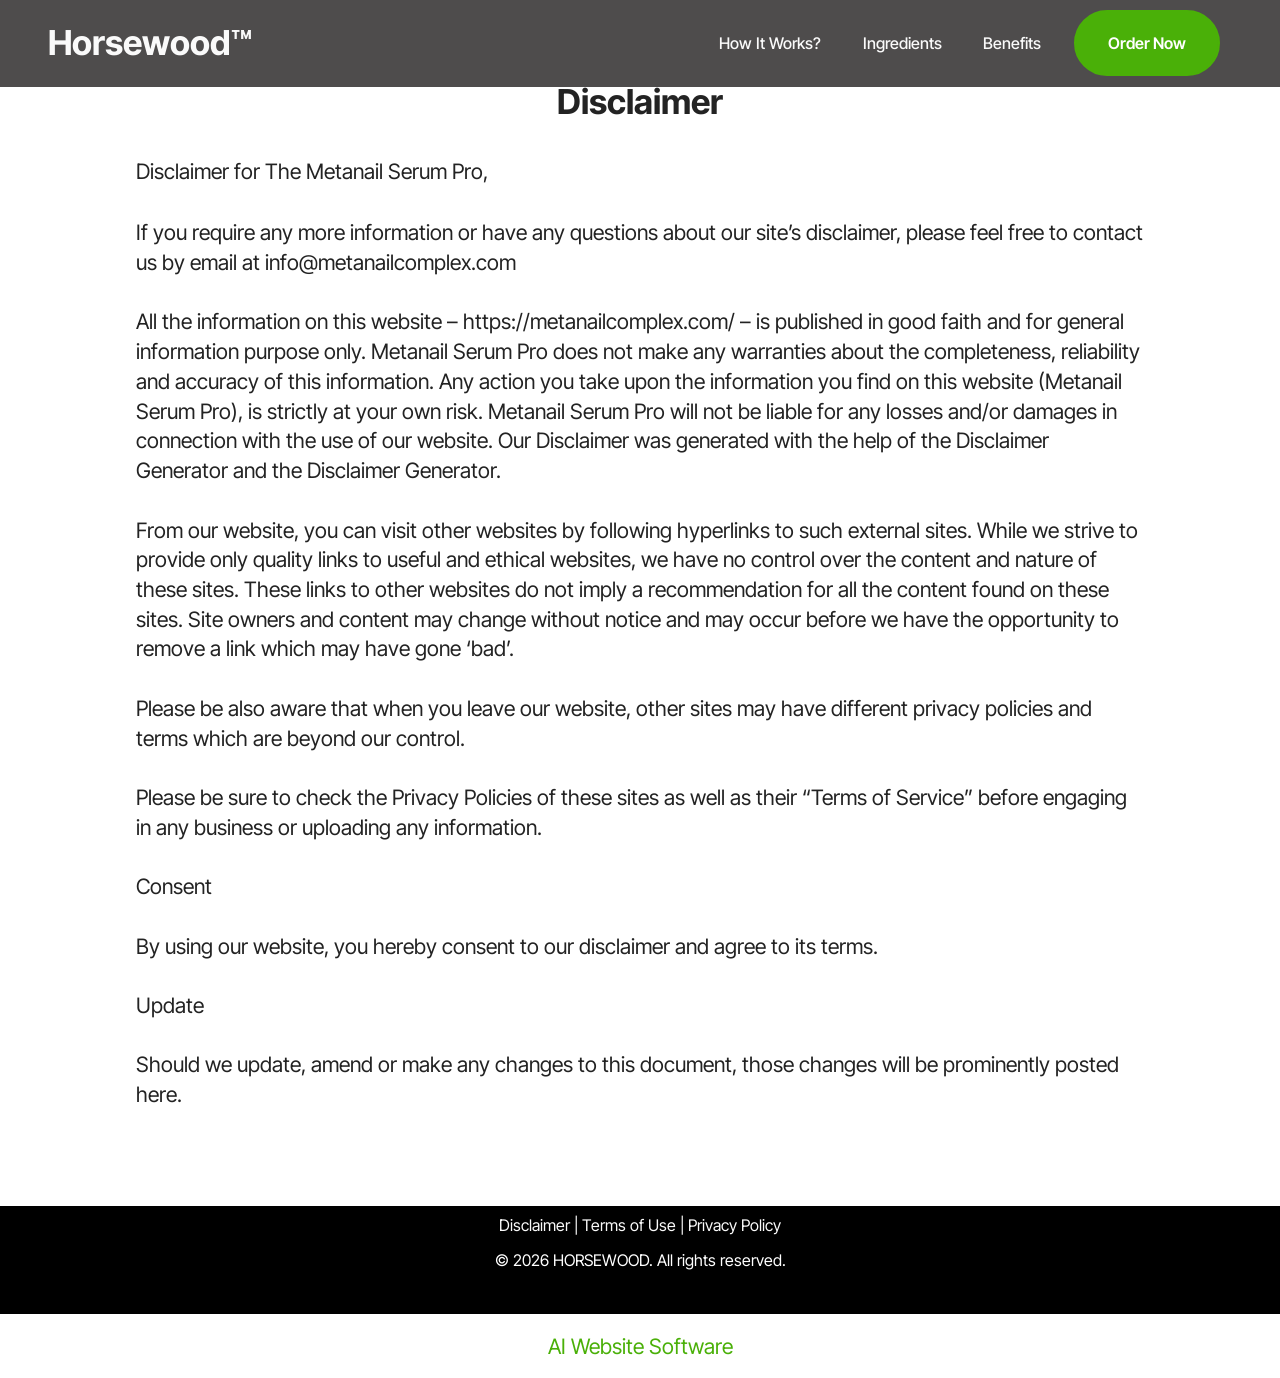
<file: disclaimer.html>
<!DOCTYPE html>
<html  lang="en">
<head>
  <!-- Site made with Mobirise Website Builder v6.1.12, https://mobirise.com -->
  <meta charset="UTF-8">
  <meta http-equiv="X-UA-Compatible" content="IE=edge">
  <meta name="generator" content="Mobirise v6.1.12, mobirise.com">
  <meta name="viewport" content="width=device-width, initial-scale=1, minimum-scale=1">
  <link rel="shortcut icon" href="assets/images/jar-horsewood-1201-128x122.png" type="image/x-icon">
  <meta name="description" content="Disclaimer">
  
  
  <title>Disclaimer</title>
  <link rel="stylesheet" href="assets/bootstrap/css/bootstrap.min.css">
  <link rel="stylesheet" href="assets/dropdown/css/style.css">
  <link rel="stylesheet" href="assets/socicon/css/styles.css">
  <link rel="stylesheet" href="assets/theme/css/style.css">
  <link rel="preload" href="https://fonts.googleapis.com/css?family=Inter+Tight:100,200,300,400,500,600,700,800,900,100i,200i,300i,400i,500i,600i,700i,800i,900i&display=swap" as="style" onload="this.onload=null;this.rel='stylesheet'">
  <noscript><link rel="stylesheet" href="https://fonts.googleapis.com/css?family=Inter+Tight:100,200,300,400,500,600,700,800,900,100i,200i,300i,400i,500i,600i,700i,800i,900i&display=swap"></noscript>
  <link rel="preload" as="style" href="assets/mobirise/css/mbr-additional.css?v=rRmRDi"><link rel="stylesheet" href="assets/mobirise/css/mbr-additional.css?v=rRmRDi" type="text/css">

  
  
  
</head>
<body>
  
  <section data-bs-version="5.1" class="menu menu2 cid-vvjRE5VQ8q" once="menu" id="menu2-21">
    
    <nav class="navbar navbar-dropdown navbar-expand-lg">
        <div class="container">
            <div class="navbar-brand">
                
                <span class="navbar-caption-wrap"><a class="navbar-caption text-white text-primary display-2" href="https://maxwebleads.com/13213/26/10/?">Horsewood™<br></a></span>
            </div>
            <button class="navbar-toggler" type="button" data-toggle="collapse" data-bs-toggle="collapse" data-target="#navbarSupportedContent" data-bs-target="#navbarSupportedContent" aria-controls="navbarNavAltMarkup" aria-expanded="false" aria-label="Toggle navigation">
                <div class="hamburger">
                    <span></span>
                    <span></span>
                    <span></span>
                    <span></span>
                </div>
            </button>
            <div class="collapse navbar-collapse" id="navbarSupportedContent">
                <ul class="navbar-nav nav-dropdown" data-app-modern-menu="true"><li class="nav-item"><a class="nav-link link text-white text-primary display-4" href="index.html#content4-5">How It Works?</a></li>
                    <li class="nav-item"><a class="nav-link link text-white text-primary display-4" href="index.html#features20-g">
                            Ingredients</a></li>
                    <li class="nav-item"><a class="nav-link link text-white text-primary display-4" href="index.html#content8-1x">Benefits</a>
                    </li></ul>
                
                <div class="navbar-buttons mbr-section-btn"><a class="btn btn-primary display-4" href="https://maxwebleads.com/13213/26/10/?">Order Now</a></div>
            </div>
        </div>
    </nav>
</section>

<section data-bs-version="5.1" class="content5 cid-v9iTd79zZ8" id="content5-1t">
    
    <div class="container">
        <div class="row justify-content-center">
            <div class="col-md-12 col-lg-10">
                <h3 class="mbr-section-title mbr-fonts-style mb-4 display-2">
                    <strong>Disclaimer</strong>
                </h3>
                <h4 class="mbr-section-subtitle mbr-fonts-style mb-4 display-7">Disclaimer for The Metanail Serum Pro,</h4>
                <p class="mbr-text mbr-fonts-style display-7">If you require any more information or have any questions about our site’s disclaimer, please feel free to contact us by email at info@metanailcomplex.com<br>
<br>All the information on this website – https://metanailcomplex.com/ – is published in good faith and for general information purpose only. Metanail Serum Pro does not make any warranties about the completeness, reliability and accuracy of this information. Any action you take upon the information you find on this website (Metanail Serum Pro), is strictly at your own risk. Metanail Serum Pro will not be liable for any losses and/or damages in connection with the use of our website. Our Disclaimer was generated with the help of the Disclaimer Generator and the Disclaimer Generator.
<br>
<br>From our website, you can visit other websites by following hyperlinks to such external sites. While we strive to provide only quality links to useful and ethical websites, we have no control over the content and nature of these sites. These links to other websites do not imply a recommendation for all the content found on these sites. Site owners and content may change without notice and may occur before we have the opportunity to remove a link which may have gone ‘bad’.
<br>
<br>Please be also aware that when you leave our website, other sites may have different privacy policies and terms which are beyond our control.
<br>
<br>Please be sure to check the Privacy Policies of these sites as well as their “Terms of Service” before engaging in any business or uploading any information.
<br>
<br>Consent
<br>
<br>By using our website, you hereby consent to our disclaimer and agree to its terms.
<br>
<br>Update
<br>
<br>Should we update, amend or make any changes to this document, those changes will be prominently posted here.</p>
            </div>
        </div>
    </div>
</section>

<section data-bs-version="5.1" class="footer3 cid-uSDDWmb6KM" once="footers" id="footer3-1s">

    

    

    <div class="container">
        <div class="media-container-row align-center mbr-white">
            
            
            <div class="JCB row row-copirayt">
            <p><a href="https://en-us-en-horsewood.com/disclaimer.html" class="text-white text-primary" target="_blank">Disclaimer</a> | <a href="https://en-us-en-horsewood.com/terms-and-conditions.html" class="text-white text-primary" target="_blank">Terms of Use</a>&nbsp;| <a href="https://en-us-en-horsewood.com/privacy-policy.html" class="text-white text-primary" target="_blank">Privacy&nbsp;Policy</a></p>
            
            <p class="mbr-text mb-0 mbr-fonts-style mbr-white align-center display-4">© 2026 HORSEWOOD. All rights reserved.</p>
                
                
            </div>
        </div>
    </div>
</section><section class="display-7" style="padding: 0;align-items: center;justify-content: center;flex-wrap: wrap;    align-content: center;display: flex;position: relative;height: 4rem;"><a href="https://mobiri.se/4429519" style="flex: 1 1;height: 4rem;position: absolute;width: 100%;z-index: 1;"><img alt="" style="height: 4rem;" src="[data-uri]"></a><p style="margin: 0;text-align: center;" class="display-7">&#8204;</p><a style="z-index:1" href="https://mobirise.com/builder/ai-website-builder.html">AI Website Software</a></section><script src="assets/bootstrap/js/bootstrap.bundle.min.js"></script>  <script src="assets/smoothscroll/smooth-scroll.js"></script>  <script src="assets/ytplayer/index.js"></script>  <script src="assets/dropdown/js/navbar-dropdown.js"></script>  <script src="assets/theme/js/script.js"></script>  
  
  
</body>
</html>
</file>
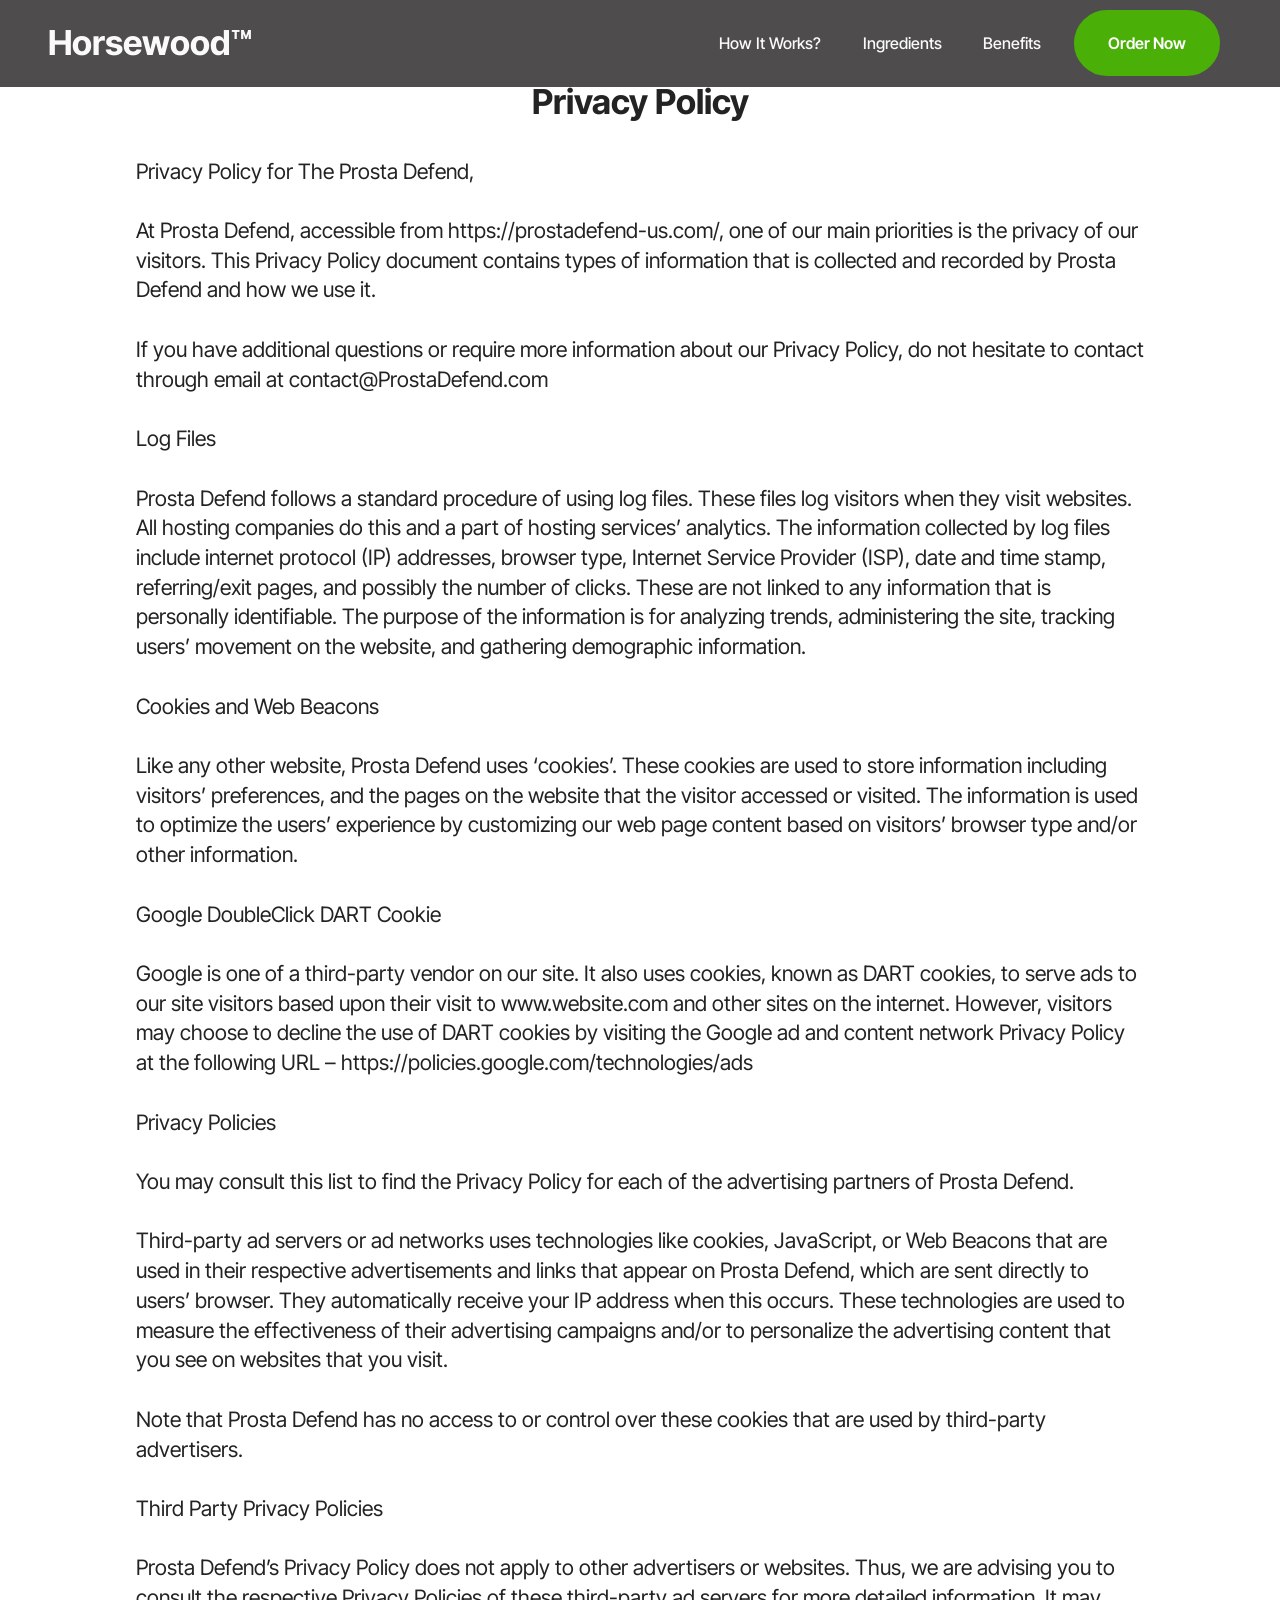
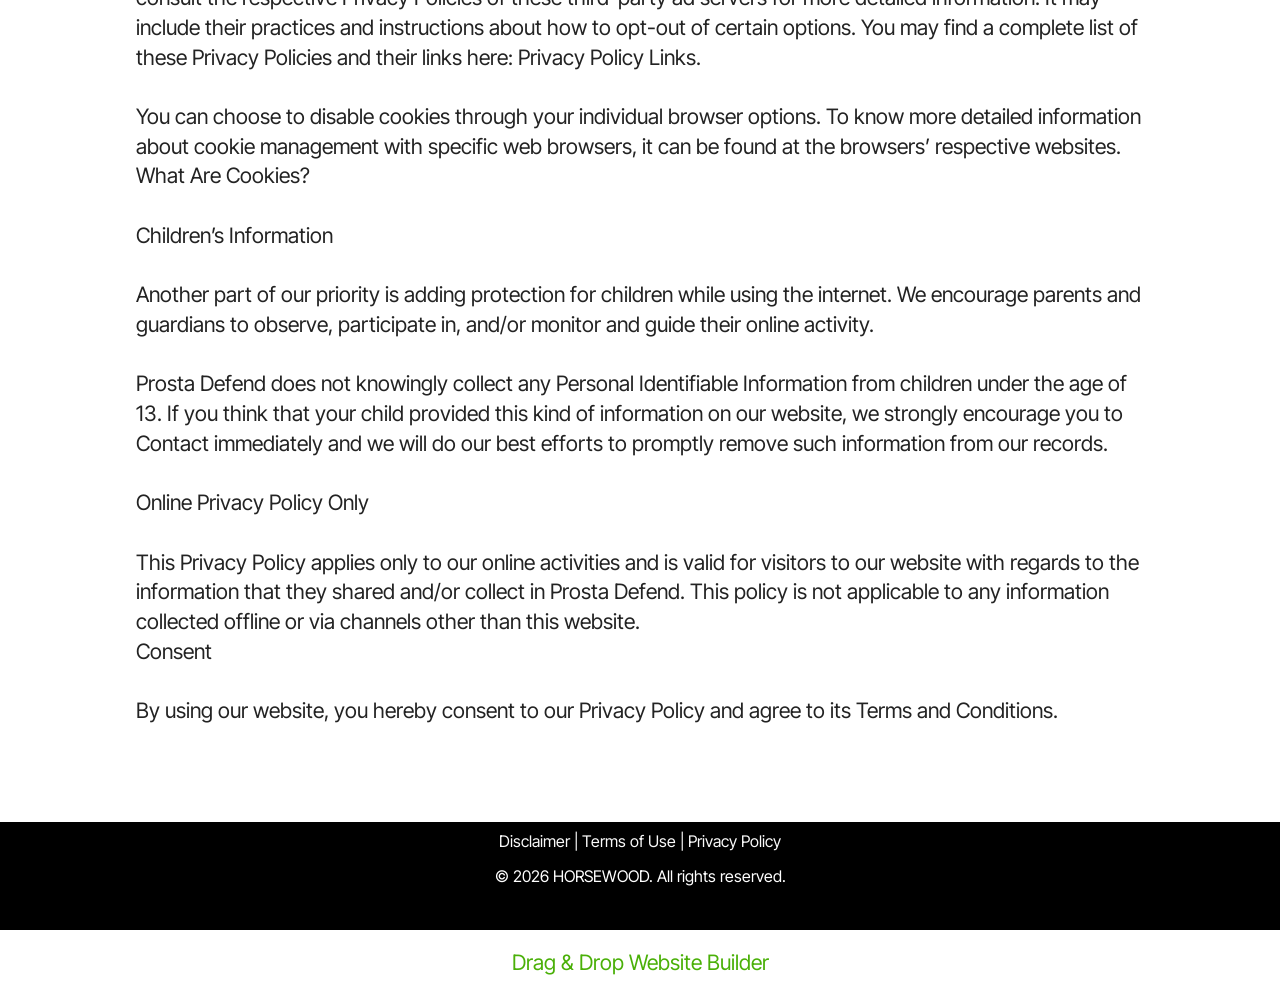
<file: privacy-policy.html>
<!DOCTYPE html>
<html  lang="en">
<head>
  <!-- Site made with Mobirise Website Builder v6.1.12, https://mobirise.com -->
  <meta charset="UTF-8">
  <meta http-equiv="X-UA-Compatible" content="IE=edge">
  <meta name="generator" content="Mobirise v6.1.12, mobirise.com">
  <meta name="viewport" content="width=device-width, initial-scale=1, minimum-scale=1">
  <link rel="shortcut icon" href="assets/images/jar-horsewood-1201-128x122.png" type="image/x-icon">
  <meta name="description" content="Privacy Policy">
  
  
  <title>Privacy Policy</title>
  <link rel="stylesheet" href="assets/bootstrap/css/bootstrap.min.css">
  <link rel="stylesheet" href="assets/dropdown/css/style.css">
  <link rel="stylesheet" href="assets/socicon/css/styles.css">
  <link rel="stylesheet" href="assets/theme/css/style.css">
  <link rel="preload" href="https://fonts.googleapis.com/css?family=Inter+Tight:100,200,300,400,500,600,700,800,900,100i,200i,300i,400i,500i,600i,700i,800i,900i&display=swap" as="style" onload="this.onload=null;this.rel='stylesheet'">
  <noscript><link rel="stylesheet" href="https://fonts.googleapis.com/css?family=Inter+Tight:100,200,300,400,500,600,700,800,900,100i,200i,300i,400i,500i,600i,700i,800i,900i&display=swap"></noscript>
  <link rel="preload" as="style" href="assets/mobirise/css/mbr-additional.css?v=0cfajH"><link rel="stylesheet" href="assets/mobirise/css/mbr-additional.css?v=0cfajH" type="text/css">

  
  
  
</head>
<body>
  
  <section data-bs-version="5.1" class="menu menu2 cid-vvjRE5VQ8q" once="menu" id="menu2-21">
    
    <nav class="navbar navbar-dropdown navbar-expand-lg">
        <div class="container">
            <div class="navbar-brand">
                
                <span class="navbar-caption-wrap"><a class="navbar-caption text-white text-primary display-2" href="https://maxwebleads.com/13213/26/10/?">Horsewood™<br></a></span>
            </div>
            <button class="navbar-toggler" type="button" data-toggle="collapse" data-bs-toggle="collapse" data-target="#navbarSupportedContent" data-bs-target="#navbarSupportedContent" aria-controls="navbarNavAltMarkup" aria-expanded="false" aria-label="Toggle navigation">
                <div class="hamburger">
                    <span></span>
                    <span></span>
                    <span></span>
                    <span></span>
                </div>
            </button>
            <div class="collapse navbar-collapse" id="navbarSupportedContent">
                <ul class="navbar-nav nav-dropdown" data-app-modern-menu="true"><li class="nav-item"><a class="nav-link link text-white text-primary display-4" href="index.html#content4-5">How It Works?</a></li>
                    <li class="nav-item"><a class="nav-link link text-white text-primary display-4" href="index.html#features20-g">
                            Ingredients</a></li>
                    <li class="nav-item"><a class="nav-link link text-white text-primary display-4" href="index.html#content8-1x">Benefits</a>
                    </li></ul>
                
                <div class="navbar-buttons mbr-section-btn"><a class="btn btn-primary display-4" href="https://maxwebleads.com/13213/26/10/?">Order Now</a></div>
            </div>
        </div>
    </nav>
</section>

<section data-bs-version="5.1" class="content5 cid-v9iSN8Kppa" id="content5-1r">
    
    <div class="container">
        <div class="row justify-content-center">
            <div class="col-md-12 col-lg-10">
                <h3 class="mbr-section-title mbr-fonts-style mb-4 display-2"><strong>Privacy Policy</strong></h3>
                
                <p class="mbr-text mbr-fonts-style display-7">Privacy Policy for The Prosta Defend,
<br>
<br>At Prosta Defend, accessible from https://prostadefend-us.com/, one of our main priorities is the privacy of our visitors. This Privacy Policy document contains types of information that is collected and recorded by Prosta Defend and how we use it.
<br>
<br>If you have additional questions or require more information about our Privacy Policy, do not hesitate to contact through email at contact@ProstaDefend.com
<br>
<br>Log Files
<br>
<br>Prosta Defend follows a standard procedure of using log files. These files log visitors when they visit websites. All hosting companies do this and a part of hosting services’ analytics. The information collected by log files include internet protocol (IP) addresses, browser type, Internet Service Provider (ISP), date and time stamp, referring/exit pages, and possibly the number of clicks. These are not linked to any information that is personally identifiable. The purpose of the information is for analyzing trends, administering the site, tracking users’ movement on the website, and gathering demographic information.
<br>
<br>Cookies and Web Beacons
<br>
<br>Like any other website, Prosta Defend uses ‘cookies’. These cookies are used to store information including visitors’ preferences, and the pages on the website that the visitor accessed or visited. The information is used to optimize the users’ experience by customizing our web page content based on visitors’ browser type and/or other information.
<br>
<br>Google DoubleClick DART Cookie
<br>
<br>Google is one of a third-party vendor on our site. It also uses cookies, known as DART cookies, to serve ads to our site visitors based upon their visit to www.website.com and other sites on the internet. However, visitors may choose to decline the use of DART cookies by visiting the Google ad and content network Privacy Policy at the following URL – https://policies.google.com/technologies/ads
<br>
<br>Privacy Policies
<br>
<br>You may consult this list to find the Privacy Policy for each of the advertising partners of Prosta Defend.
<br>
<br>Third-party ad servers or ad networks uses technologies like cookies, JavaScript, or Web Beacons that are used in their respective advertisements and links that appear on Prosta Defend, which are sent directly to users’ browser. They automatically receive your IP address when this occurs. These technologies are used to measure the effectiveness of their advertising campaigns and/or to personalize the advertising content that you see on websites that you visit.
<br>
<br>Note that Prosta Defend has no access to or control over these cookies that are used by third-party advertisers.
<br>
<br>Third Party Privacy Policies
<br>
<br>Prosta Defend’s Privacy Policy does not apply to other advertisers or websites. Thus, we are advising you to consult the respective Privacy Policies of these third-party ad servers for more detailed information. It may include their practices and instructions about how to opt-out of certain options. You may find a complete list of these Privacy Policies and their links here: Privacy Policy Links.
<br>
<br>You can choose to disable cookies through your individual browser options. To know more detailed information about cookie management with specific web browsers, it can be found at the browsers’ respective websites. What Are Cookies?
<br>
<br>Children’s Information
<br>
<br>Another part of our priority is adding protection for children while using the internet. We encourage parents and guardians to observe, participate in, and/or monitor and guide their online activity.
<br>
<br>Prosta Defend does not knowingly collect any Personal Identifiable Information from children under the age of 13. If you think that your child provided this kind of information on our website, we strongly encourage you to Contact immediately and we will do our best efforts to promptly remove such information from our records.
<br>
<br>Online Privacy Policy Only
<br>
<br>This Privacy Policy applies only to our online activities and is valid for visitors to our website with regards to the information that they shared and/or collect in Prosta Defend. This policy is not applicable to any information collected offline or via channels other than this website.
<br>Consent
<br>
<br>By using our website, you hereby consent to our Privacy Policy and agree to its Terms and Conditions.</p>
            </div>
        </div>
    </div>
</section>

<section data-bs-version="5.1" class="footer3 cid-uSDDWmb6KM" once="footers" id="footer3-1q">

    

    

    <div class="container">
        <div class="media-container-row align-center mbr-white">
            
            
            <div class="JCB row row-copirayt">
            <p><a href="https://en-us-en-horsewood.com/disclaimer.html" class="text-white text-primary" target="_blank">Disclaimer</a> | <a href="https://en-us-en-horsewood.com/terms-and-conditions.html" class="text-white text-primary" target="_blank">Terms of Use</a>&nbsp;| <a href="https://en-us-en-horsewood.com/privacy-policy.html" class="text-white text-primary" target="_blank">Privacy&nbsp;Policy</a></p>
            
            <p class="mbr-text mb-0 mbr-fonts-style mbr-white align-center display-4">© 2026 HORSEWOOD. All rights reserved.</p>
                
                
            </div>
        </div>
    </div>
</section><section class="display-7" style="padding: 0;align-items: center;justify-content: center;flex-wrap: wrap;    align-content: center;display: flex;position: relative;height: 4rem;"><a href="https://mobiri.se/4429519" style="flex: 1 1;height: 4rem;position: absolute;width: 100%;z-index: 1;"><img alt="" style="height: 4rem;" src="[data-uri]"></a><p style="margin: 0;text-align: center;" class="display-7">&#8204;</p><a style="z-index:1" href="https://mobirise.com/drag-drop-website-builder.html">Drag & Drop Website Builder</a></section><script src="assets/bootstrap/js/bootstrap.bundle.min.js"></script>  <script src="assets/smoothscroll/smooth-scroll.js"></script>  <script src="assets/ytplayer/index.js"></script>  <script src="assets/dropdown/js/navbar-dropdown.js"></script>  <script src="assets/theme/js/script.js"></script>  
  
  
</body>
</html>
</file>
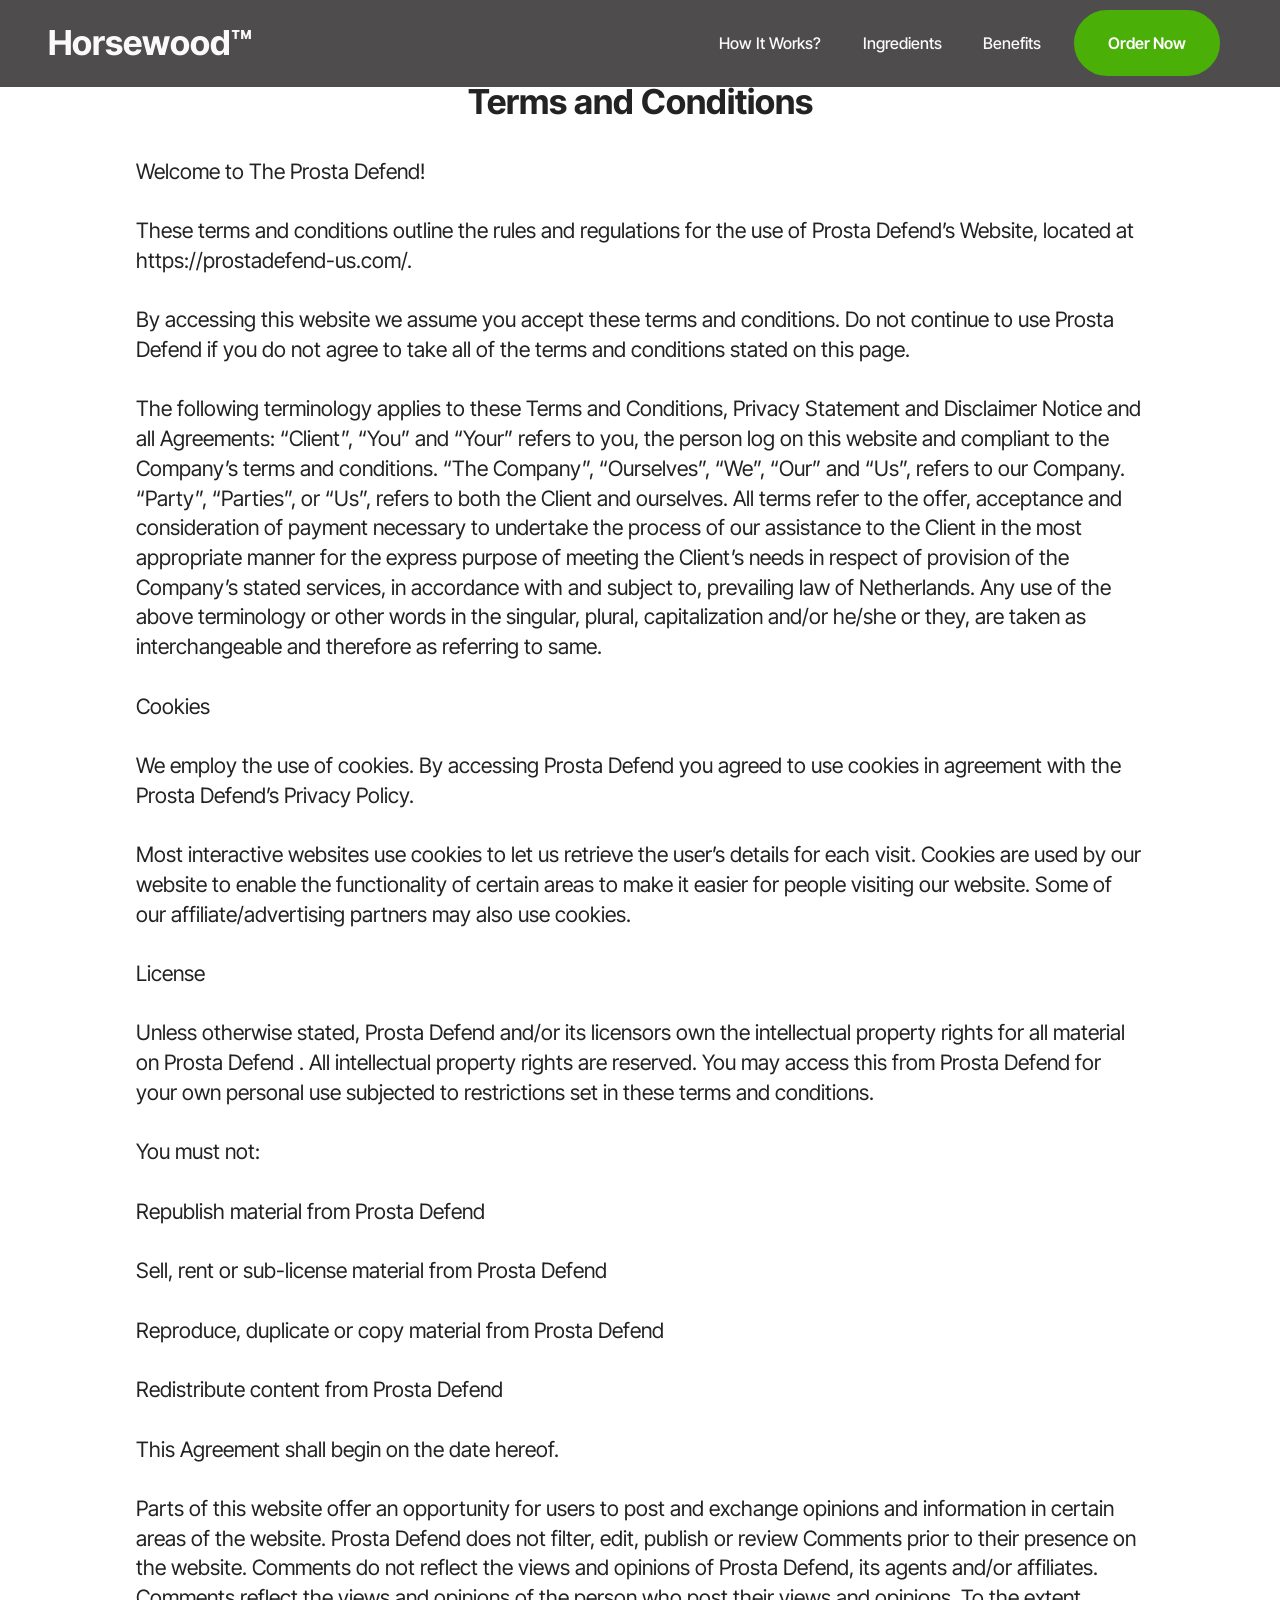
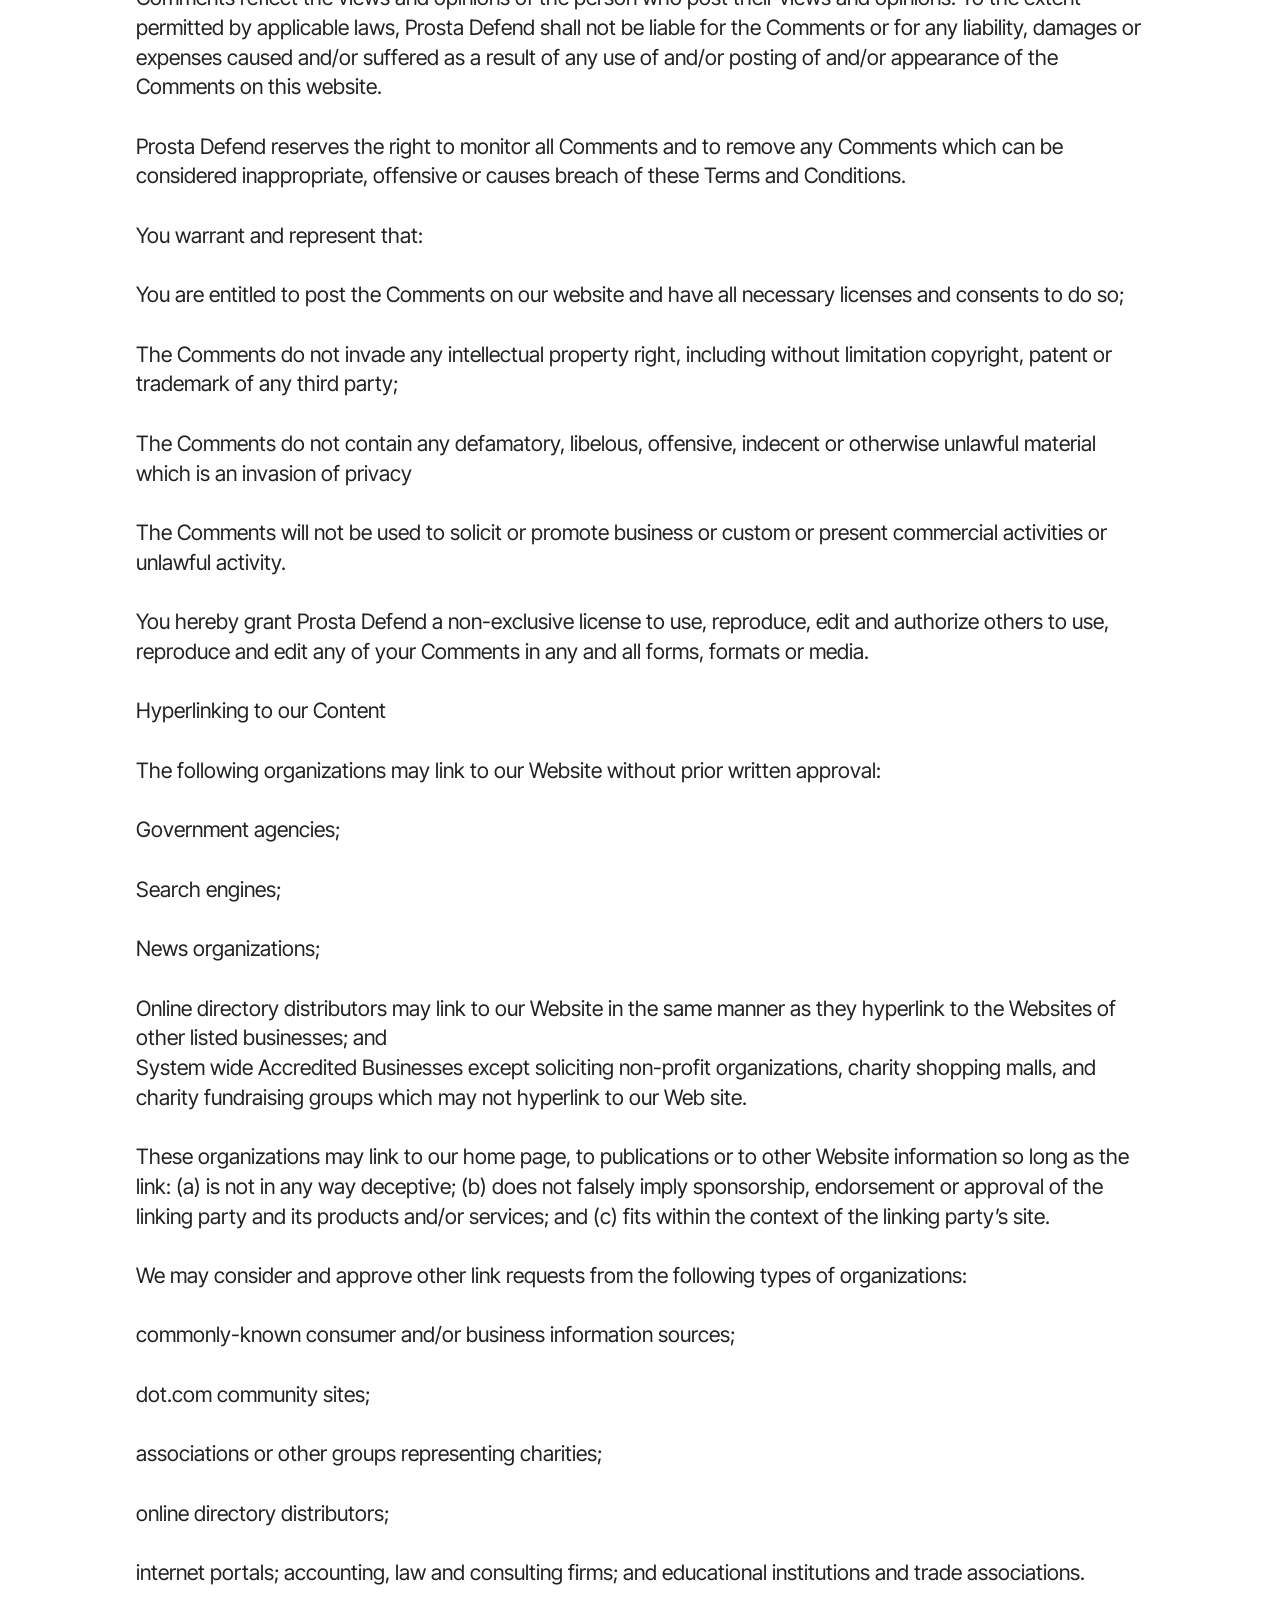
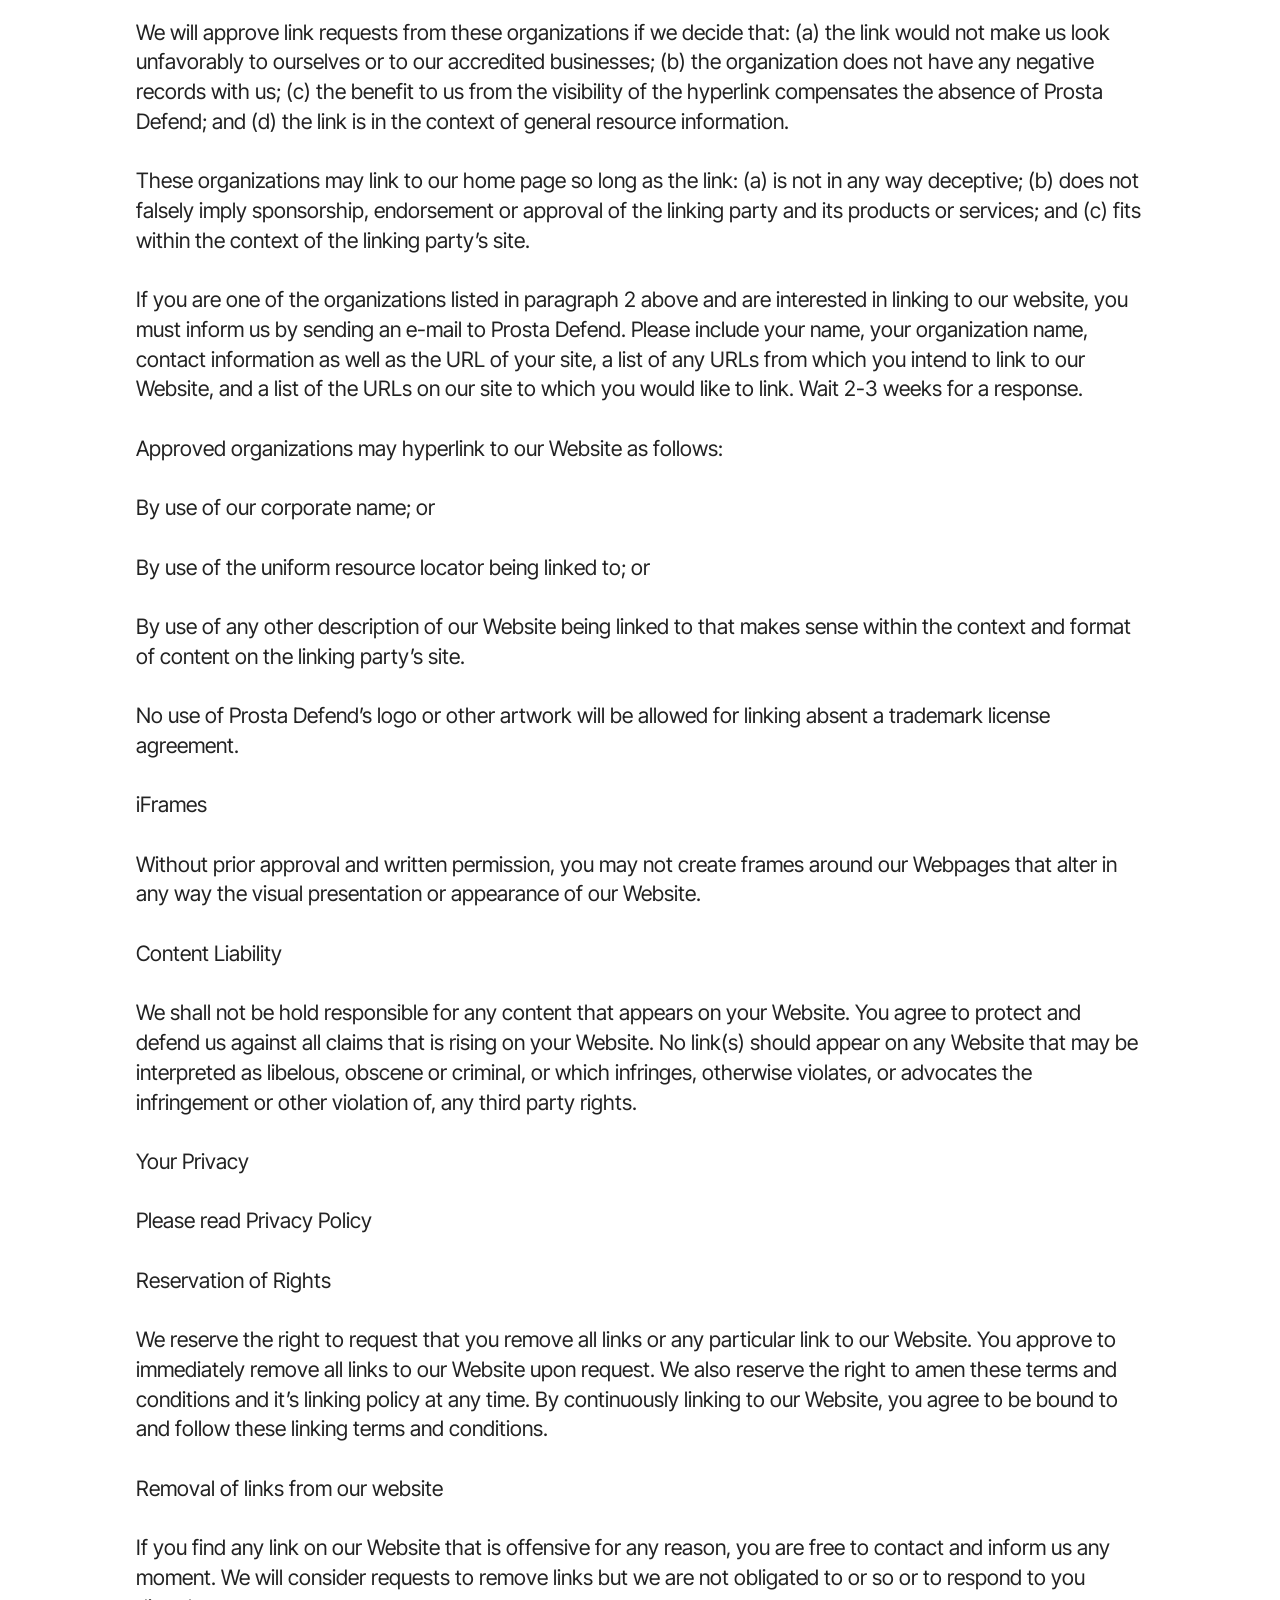
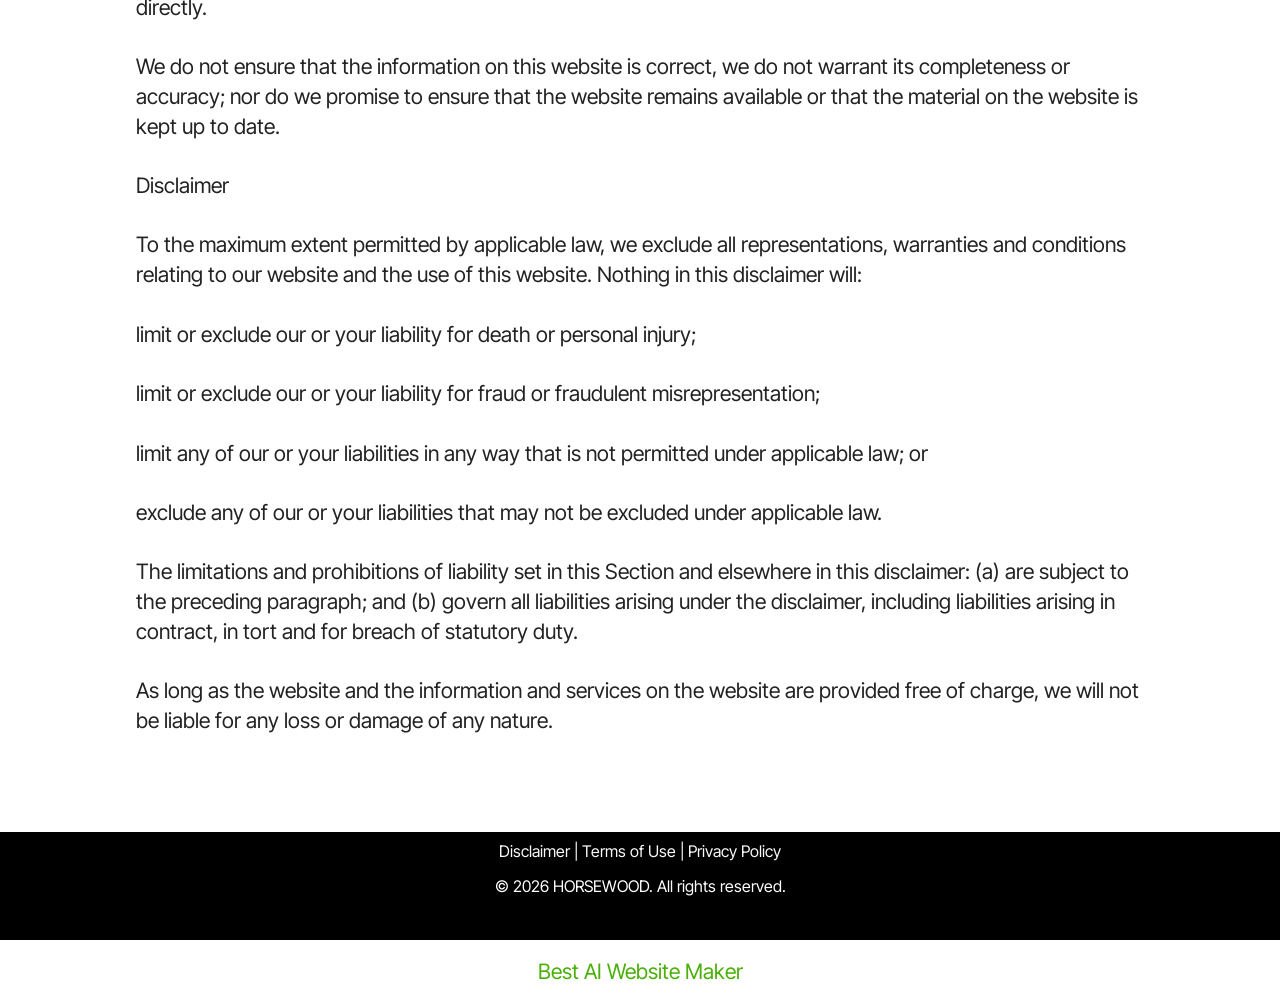
<file: terms.html>
<!DOCTYPE html>
<html  lang="en">
<head>
  <!-- Site made with Mobirise Website Builder v6.1.12, https://mobirise.com -->
  <meta charset="UTF-8">
  <meta http-equiv="X-UA-Compatible" content="IE=edge">
  <meta name="generator" content="Mobirise v6.1.12, mobirise.com">
  <meta name="viewport" content="width=device-width, initial-scale=1, minimum-scale=1">
  <link rel="shortcut icon" href="assets/images/jar-horsewood-1201-128x122.png" type="image/x-icon">
  <meta name="description" content="Terms and Conditions">
  
  
  <title>Terms and Conditions</title>
  <link rel="stylesheet" href="assets/bootstrap/css/bootstrap.min.css">
  <link rel="stylesheet" href="assets/dropdown/css/style.css">
  <link rel="stylesheet" href="assets/socicon/css/styles.css">
  <link rel="stylesheet" href="assets/theme/css/style.css">
  <link rel="preload" href="https://fonts.googleapis.com/css?family=Inter+Tight:100,200,300,400,500,600,700,800,900,100i,200i,300i,400i,500i,600i,700i,800i,900i&display=swap" as="style" onload="this.onload=null;this.rel='stylesheet'">
  <noscript><link rel="stylesheet" href="https://fonts.googleapis.com/css?family=Inter+Tight:100,200,300,400,500,600,700,800,900,100i,200i,300i,400i,500i,600i,700i,800i,900i&display=swap"></noscript>
  <link rel="preload" as="style" href="assets/mobirise/css/mbr-additional.css?v=znAQE4"><link rel="stylesheet" href="assets/mobirise/css/mbr-additional.css?v=znAQE4" type="text/css">

  
  
  
</head>
<body>
  
  <section data-bs-version="5.1" class="menu menu2 cid-vvjRE5VQ8q" once="menu" id="menu2-21">
    
    <nav class="navbar navbar-dropdown navbar-expand-lg">
        <div class="container">
            <div class="navbar-brand">
                
                <span class="navbar-caption-wrap"><a class="navbar-caption text-white text-primary display-2" href="https://maxwebleads.com/13213/26/10/?">Horsewood™<br></a></span>
            </div>
            <button class="navbar-toggler" type="button" data-toggle="collapse" data-bs-toggle="collapse" data-target="#navbarSupportedContent" data-bs-target="#navbarSupportedContent" aria-controls="navbarNavAltMarkup" aria-expanded="false" aria-label="Toggle navigation">
                <div class="hamburger">
                    <span></span>
                    <span></span>
                    <span></span>
                    <span></span>
                </div>
            </button>
            <div class="collapse navbar-collapse" id="navbarSupportedContent">
                <ul class="navbar-nav nav-dropdown" data-app-modern-menu="true"><li class="nav-item"><a class="nav-link link text-white text-primary display-4" href="index.html#content4-5">How It Works?</a></li>
                    <li class="nav-item"><a class="nav-link link text-white text-primary display-4" href="index.html#features20-g">
                            Ingredients</a></li>
                    <li class="nav-item"><a class="nav-link link text-white text-primary display-4" href="index.html#content8-1x">Benefits</a>
                    </li></ul>
                
                <div class="navbar-buttons mbr-section-btn"><a class="btn btn-primary display-4" href="https://maxwebleads.com/13213/26/10/?">Order Now</a></div>
            </div>
        </div>
    </nav>
</section>

<section data-bs-version="5.1" class="content5 cid-v9iRNTFE0Z" id="content5-1p">
    
    <div class="container">
        <div class="row justify-content-center">
            <div class="col-md-12 col-lg-10">
                <h3 class="mbr-section-title mbr-fonts-style mb-4 display-2"><strong>Terms and Conditions</strong></h3>
                
                <p class="mbr-text mbr-fonts-style display-7">Welcome to The Prosta Defend!
<br>
<br>These terms and conditions outline the rules and regulations for the use of Prosta Defend’s Website, located at https://prostadefend-us.com/.
<br>
<br>By accessing this website we assume you accept these terms and conditions. Do not continue to use Prosta Defend if you do not agree to take all of the terms and conditions stated on this page.
<br>
<br>The following terminology applies to these Terms and Conditions, Privacy Statement and Disclaimer Notice and all Agreements: “Client”, “You” and “Your” refers to you, the person log on this website and compliant to the Company’s terms and conditions. “The Company”, “Ourselves”, “We”, “Our” and “Us”, refers to our Company. “Party”, “Parties”, or “Us”, refers to both the Client and ourselves. All terms refer to the offer, acceptance and consideration of payment necessary to undertake the process of our assistance to the Client in the most appropriate manner for the express purpose of meeting the Client’s needs in respect of provision of the Company’s stated services, in accordance with and subject to, prevailing law of Netherlands. Any use of the above terminology or other words in the singular, plural, capitalization and/or he/she or they, are taken as interchangeable and therefore as referring to same.
<br>
<br>Cookies
<br>
<br>We employ the use of cookies. By accessing Prosta Defend you agreed to use cookies in agreement with the Prosta Defend’s Privacy Policy.
<br>
<br>Most interactive websites use cookies to let us retrieve the user’s details for each visit. Cookies are used by our website to enable the functionality of certain areas to make it easier for people visiting our website. Some of our affiliate/advertising partners may also use cookies.
<br>
<br>License
<br>
<br>Unless otherwise stated, Prosta Defend and/or its licensors own the intellectual property rights for all material on Prosta Defend . All intellectual property rights are reserved. You may access this from Prosta Defend for your own personal use subjected to restrictions set in these terms and conditions.
<br>
<br>You must not:
<br>
<br>Republish material from Prosta Defend
<br>
<br>Sell, rent or sub-license material from Prosta Defend
<br>
<br>Reproduce, duplicate or copy material from Prosta Defend
<br>
<br>Redistribute content from Prosta Defend
<br>
<br>This Agreement shall begin on the date hereof.
<br>
<br>Parts of this website offer an opportunity for users to post and exchange opinions and information in certain areas of the website. Prosta Defend does not filter, edit, publish or review Comments prior to their presence on the website. Comments do not reflect the views and opinions of Prosta Defend, its agents and/or affiliates. Comments reflect the views and opinions of the person who post their views and opinions. To the extent permitted by applicable laws, Prosta Defend shall not be liable for the Comments or for any liability, damages or expenses caused and/or suffered as a result of any use of and/or posting of and/or appearance of the Comments on this website.
<br>
<br>Prosta Defend reserves the right to monitor all Comments and to remove any Comments which can be considered inappropriate, offensive or causes breach of these Terms and Conditions.
<br>
<br>You warrant and represent that:
<br>
<br>You are entitled to post the Comments on our website and have all necessary licenses and consents to do so;
<br>
<br>The Comments do not invade any intellectual property right, including without limitation copyright, patent or trademark of any third party;
<br>
<br>The Comments do not contain any defamatory, libelous, offensive, indecent or otherwise unlawful material which is an invasion of privacy
<br>
<br>The Comments will not be used to solicit or promote business or custom or present commercial activities or unlawful activity.
<br>
<br>You hereby grant Prosta Defend a non-exclusive license to use, reproduce, edit and authorize others to use, reproduce and edit any of your Comments in any and all forms, formats or media.
<br>
<br>Hyperlinking to our Content
<br>
<br>The following organizations may link to our Website without prior written approval:
<br>
<br>Government agencies;
<br>
<br>Search engines;
<br>
<br>News organizations;
<br>
<br>Online directory distributors may link to our Website in the same manner as they hyperlink to the Websites of other listed businesses; and
<br>System wide Accredited Businesses except soliciting non-profit organizations, charity shopping malls, and charity fundraising groups which may not hyperlink to our Web site.
<br>
<br>These organizations may link to our home page, to publications or to other Website information so long as the link: (a) is not in any way deceptive; (b) does not falsely imply sponsorship, endorsement or approval of the linking party and its products and/or services; and (c) fits within the context of the linking party’s site.
<br>
<br>We may consider and approve other link requests from the following types of organizations:
<br>
<br>commonly-known consumer and/or business information sources;
<br>
<br>dot.com community sites;
<br>
<br>associations or other groups representing charities;
<br>
<br>online directory distributors;
<br>
<br>internet portals; accounting, law and consulting firms; and educational institutions and trade associations.
<br>
<br>We will approve link requests from these organizations if we decide that: (a) the link would not make us look unfavorably to ourselves or to our accredited businesses; (b) the organization does not have any negative records with us; (c) the benefit to us from the visibility of the hyperlink compensates the absence of Prosta Defend; and (d) the link is in the context of general resource information.
<br>
<br>These organizations may link to our home page so long as the link: (a) is not in any way deceptive; (b) does not falsely imply sponsorship, endorsement or approval of the linking party and its products or services; and (c) fits within the context of the linking party’s site.
<br>
<br>If you are one of the organizations listed in paragraph 2 above and are interested in linking to our website, you must inform us by sending an e-mail to Prosta Defend. Please include your name, your organization name, contact information as well as the URL of your site, a list of any URLs from which you intend to link to our Website, and a list of the URLs on our site to which you would like to link. Wait 2-3 weeks for a response.
<br>
<br>Approved organizations may hyperlink to our Website as follows:
<br>
<br>By use of our corporate name; or
<br>
<br>By use of the uniform resource locator being linked to; or
<br>
<br>By use of any other description of our Website being linked to that makes sense within the context and format of content on the linking party’s site.
<br>
<br>No use of Prosta Defend’s logo or other artwork will be allowed for linking absent a trademark license agreement.
<br>
<br>iFrames
<br>
<br>Without prior approval and written permission, you may not create frames around our Webpages that alter in any way the visual presentation or appearance of our Website.
<br>
<br>Content Liability
<br>
<br>We shall not be hold responsible for any content that appears on your Website. You agree to protect and defend us against all claims that is rising on your Website. No link(s) should appear on any Website that may be interpreted as libelous, obscene or criminal, or which infringes, otherwise violates, or advocates the infringement or other violation of, any third party rights.
<br>
<br>Your Privacy
<br>
<br>Please read Privacy Policy
<br>
<br>Reservation of Rights
<br>
<br>We reserve the right to request that you remove all links or any particular link to our Website. You approve to immediately remove all links to our Website upon request. We also reserve the right to amen these terms and conditions and it’s linking policy at any time. By continuously linking to our Website, you agree to be bound to and follow these linking terms and conditions.
<br>
<br>Removal of links from our website
<br>
<br>If you find any link on our Website that is offensive for any reason, you are free to contact and inform us any moment. We will consider requests to remove links but we are not obligated to or so or to respond to you directly.
<br>
<br>We do not ensure that the information on this website is correct, we do not warrant its completeness or accuracy; nor do we promise to ensure that the website remains available or that the material on the website is kept up to date.
<br>
<br>Disclaimer
<br>
<br>To the maximum extent permitted by applicable law, we exclude all representations, warranties and conditions relating to our website and the use of this website. Nothing in this disclaimer will:
<br>
<br>limit or exclude our or your liability for death or personal injury;
<br>
<br>limit or exclude our or your liability for fraud or fraudulent misrepresentation;
<br>
<br>limit any of our or your liabilities in any way that is not permitted under applicable law; or
<br>
<br>exclude any of our or your liabilities that may not be excluded under applicable law.
<br>
<br>The limitations and prohibitions of liability set in this Section and elsewhere in this disclaimer: (a) are subject to the preceding paragraph; and (b) govern all liabilities arising under the disclaimer, including liabilities arising in contract, in tort and for breach of statutory duty.
<br>
<br>As long as the website and the information and services on the website are provided free of charge, we will not be liable for any loss or damage of any nature.</p>
            </div>
        </div>
    </div>
</section>

<section data-bs-version="5.1" class="footer3 cid-uSDDWmb6KM" once="footers" id="footer3-1o">

    

    

    <div class="container">
        <div class="media-container-row align-center mbr-white">
            
            
            <div class="JCB row row-copirayt">
            <p><a href="https://en-us-en-horsewood.com/disclaimer.html" class="text-white text-primary" target="_blank">Disclaimer</a> | <a href="https://en-us-en-horsewood.com/terms-and-conditions.html" class="text-white text-primary" target="_blank">Terms of Use</a>&nbsp;| <a href="https://en-us-en-horsewood.com/privacy-policy.html" class="text-white text-primary" target="_blank">Privacy&nbsp;Policy</a></p>
            
            <p class="mbr-text mb-0 mbr-fonts-style mbr-white align-center display-4">© 2026 HORSEWOOD. All rights reserved.</p>
                
                
            </div>
        </div>
    </div>
</section><section class="display-7" style="padding: 0;align-items: center;justify-content: center;flex-wrap: wrap;    align-content: center;display: flex;position: relative;height: 4rem;"><a href="https://mobiri.se/4429519" style="flex: 1 1;height: 4rem;position: absolute;width: 100%;z-index: 1;"><img alt="" style="height: 4rem;" src="[data-uri]"></a><p style="margin: 0;text-align: center;" class="display-7">&#8204;</p><a style="z-index:1" href="https://mobirise.com/builder/ai-website-maker.html">Best AI Website Maker</a></section><script src="assets/bootstrap/js/bootstrap.bundle.min.js"></script>  <script src="assets/smoothscroll/smooth-scroll.js"></script>  <script src="assets/ytplayer/index.js"></script>  <script src="assets/dropdown/js/navbar-dropdown.js"></script>  <script src="assets/theme/js/script.js"></script>  
  
  
</body>
</html>
</file>
<file: assets/web/assets/mobirise-icons2/mobirise2.css>
@font-face {
  font-family: 'Moririse2';
  font-display: swap;
  src:  url('mobirise2.eot?f2bix4');
  src:  url('mobirise2.eot?f2bix4#iefix') format('embedded-opentype'),
    url('mobirise2.woff2?f2bix4') format('woff2'),
    url('mobirise2.woff?f2bix4') format('woff'),
    url('mobirise2.ttf?f2bix4') format('truetype'),
    url('mobirise2.svg?f2bix4#mobirise2') format('svg');
  font-weight: normal;
  font-style: normal;
}

[class^="mobi-"], [class*=" mobi-"] {
  /* use !important to prevent issues with browser extensions that change fonts */
  font-family: 'Moririse2' !important;
  speak: none;
  font-style: normal;
  font-weight: normal;
  font-variant: normal;
  text-transform: none;
  line-height: 1;

  /* Better Font Rendering =========== */
  -webkit-font-smoothing: antialiased;
  -moz-osx-font-smoothing: grayscale;
}

.mobi-mbri-add-submenu:before {
  content: "\e900";
}
.mobi-mbri-alert:before {
  content: "\e901";
}
.mobi-mbri-align-center:before {
  content: "\e902";
}
.mobi-mbri-align-justify:before {
  content: "\e903";
}
.mobi-mbri-align-left:before {
  content: "\e904";
}
.mobi-mbri-align-right:before {
  content: "\e905";
}
.mobi-mbri-android:before {
  content: "\e906";
}
.mobi-mbri-apple:before {
  content: "\e907";
}
.mobi-mbri-arrow-down:before {
  content: "\e908";
}
.mobi-mbri-arrow-next:before {
  content: "\e909";
}
.mobi-mbri-arrow-prev:before {
  content: "\e90a";
}
.mobi-mbri-arrow-up:before {
  content: "\e90b";
}
.mobi-mbri-bold:before {
  content: "\e90c";
}
.mobi-mbri-bookmark:before {
  content: "\e90d";
}
.mobi-mbri-bootstrap:before {
  content: "\e90e";
}
.mobi-mbri-briefcase:before {
  content: "\e90f";
}
.mobi-mbri-browse:before {
  content: "\e910";
}
.mobi-mbri-bulleted-list:before {
  content: "\e911";
}
.mobi-mbri-calendar:before {
  content: "\e912";
}
.mobi-mbri-camera:before {
  content: "\e913";
}
.mobi-mbri-cart-add:before {
  content: "\e914";
}
.mobi-mbri-cart-full:before {
  content: "\e915";
}
.mobi-mbri-cash:before {
  content: "\e916";
}
.mobi-mbri-change-style:before {
  content: "\e917";
}
.mobi-mbri-chat:before {
  content: "\e918";
}
.mobi-mbri-clock:before {
  content: "\e919";
}
.mobi-mbri-close:before {
  content: "\e91a";
}
.mobi-mbri-cloud:before {
  content: "\e91b";
}
.mobi-mbri-code:before {
  content: "\e91c";
}
.mobi-mbri-contact-form:before {
  content: "\e91d";
}
.mobi-mbri-credit-card:before {
  content: "\e91e";
}
.mobi-mbri-cursor-click:before {
  content: "\e91f";
}
.mobi-mbri-cust-feedback:before {
  content: "\e920";
}
.mobi-mbri-database:before {
  content: "\e921";
}
.mobi-mbri-delivery:before {
  content: "\e922";
}
.mobi-mbri-desktop:before {
  content: "\e923";
}
.mobi-mbri-devices:before {
  content: "\e924";
}
.mobi-mbri-down:before {
  content: "\e925";
}
.mobi-mbri-download-2:before {
  content: "\e926";
}
.mobi-mbri-download:before {
  content: "\e927";
}
.mobi-mbri-drag-n-drop-2:before {
  content: "\e928";
}
.mobi-mbri-drag-n-drop:before {
  content: "\e929";
}
.mobi-mbri-edit-2:before {
  content: "\e92a";
}
.mobi-mbri-edit:before {
  content: "\e92b";
}
.mobi-mbri-error:before {
  content: "\e92c";
}
.mobi-mbri-extension:before {
  content: "\e92d";
}
.mobi-mbri-features:before {
  content: "\e92e";
}
.mobi-mbri-file:before {
  content: "\e92f";
}
.mobi-mbri-flag:before {
  content: "\e930";
}
.mobi-mbri-folder:before {
  content: "\e931";
}
.mobi-mbri-gift:before {
  content: "\e932";
}
.mobi-mbri-github:before {
  content: "\e933";
}
.mobi-mbri-globe-2:before {
  content: "\e934";
}
.mobi-mbri-globe:before {
  content: "\e935";
}
.mobi-mbri-growing-chart:before {
  content: "\e936";
}
.mobi-mbri-hearth:before {
  content: "\e937";
}
.mobi-mbri-help:before {
  content: "\e938";
}
.mobi-mbri-home:before {
  content: "\e939";
}
.mobi-mbri-hot-cup:before {
  content: "\e93a";
}
.mobi-mbri-idea:before {
  content: "\e93b";
}
.mobi-mbri-image-gallery:before {
  content: "\e93c";
}
.mobi-mbri-image-slider:before {
  content: "\e93d";
}
.mobi-mbri-info:before {
  content: "\e93e";
}
.mobi-mbri-italic:before {
  content: "\e93f";
}
.mobi-mbri-key:before {
  content: "\e940";
}
.mobi-mbri-laptop:before {
  content: "\e941";
}
.mobi-mbri-layers:before {
  content: "\e942";
}
.mobi-mbri-left-right:before {
  content: "\e943";
}
.mobi-mbri-left:before {
  content: "\e944";
}
.mobi-mbri-letter:before {
  content: "\e945";
}
.mobi-mbri-like:before {
  content: "\e946";
}
.mobi-mbri-link:before {
  content: "\e947";
}
.mobi-mbri-lock:before {
  content: "\e948";
}
.mobi-mbri-login:before {
  content: "\e949";
}
.mobi-mbri-logout:before {
  content: "\e94a";
}
.mobi-mbri-magic-stick:before {
  content: "\e94b";
}
.mobi-mbri-map-pin:before {
  content: "\e94c";
}
.mobi-mbri-menu:before {
  content: "\e94d";
}
.mobi-mbri-mobile-2:before {
  content: "\e94e";
}
.mobi-mbri-mobile-horizontal:before {
  content: "\e94f";
}
.mobi-mbri-mobile:before {
  content: "\e950";
}
.mobi-mbri-mobirise:before {
  content: "\e951";
}
.mobi-mbri-more-horizontal:before {
  content: "\e952";
}
.mobi-mbri-more-vertical:before {
  content: "\e953";
}
.mobi-mbri-music:before {
  content: "\e954";
}
.mobi-mbri-new-file:before {
  content: "\e955";
}
.mobi-mbri-numbered-list:before {
  content: "\e956";
}
.mobi-mbri-opened-folder:before {
  content: "\e957";
}
.mobi-mbri-pages:before {
  content: "\e958";
}
.mobi-mbri-paper-plane:before {
  content: "\e959";
}
.mobi-mbri-paperclip:before {
  content: "\e95a";
}
.mobi-mbri-phone:before {
  content: "\e95b";
}
.mobi-mbri-photo:before {
  content: "\e95c";
}
.mobi-mbri-photos:before {
  content: "\e95d";
}
.mobi-mbri-pin:before {
  content: "\e95e";
}
.mobi-mbri-play:before {
  content: "\e95f";
}
.mobi-mbri-plus:before {
  content: "\e960";
}
.mobi-mbri-preview:before {
  content: "\e961";
}
.mobi-mbri-print:before {
  content: "\e962";
}
.mobi-mbri-protect:before {
  content: "\e963";
}
.mobi-mbri-question:before {
  content: "\e964";
}
.mobi-mbri-quote-left:before {
  content: "\e965";
}
.mobi-mbri-quote-right:before {
  content: "\e966";
}
.mobi-mbri-redo:before {
  content: "\e967";
}
.mobi-mbri-refresh:before {
  content: "\e968";
}
.mobi-mbri-responsive-2:before {
  content: "\e969";
}
.mobi-mbri-responsive:before {
  content: "\e96a";
}
.mobi-mbri-right:before {
  content: "\e96b";
}
.mobi-mbri-rocket:before {
  content: "\e96c";
}
.mobi-mbri-sad-face:before {
  content: "\e96d";
}
.mobi-mbri-sale:before {
  content: "\e96e";
}
.mobi-mbri-save:before {
  content: "\e96f";
}
.mobi-mbri-search:before {
  content: "\e970";
}
.mobi-mbri-setting-2:before {
  content: "\e971";
}
.mobi-mbri-setting-3:before {
  content: "\e972";
}
.mobi-mbri-setting:before {
  content: "\e973";
}
.mobi-mbri-share:before {
  content: "\e974";
}
.mobi-mbri-shopping-bag:before {
  content: "\e975";
}
.mobi-mbri-shopping-basket:before {
  content: "\e976";
}
.mobi-mbri-shopping-cart:before {
  content: "\e977";
}
.mobi-mbri-sites:before {
  content: "\e978";
}
.mobi-mbri-smile-face:before {
  content: "\e979";
}
.mobi-mbri-speed:before {
  content: "\e97a";
}
.mobi-mbri-star:before {
  content: "\e97b";
}
.mobi-mbri-success:before {
  content: "\e97c";
}
.mobi-mbri-sun:before {
  content: "\e97d";
}
.mobi-mbri-sun2:before {
  content: "\e97e";
}
.mobi-mbri-tablet-vertical:before {
  content: "\e97f";
}
.mobi-mbri-tablet:before {
  content: "\e980";
}
.mobi-mbri-target:before {
  content: "\e981";
}
.mobi-mbri-timer:before {
  content: "\e982";
}
.mobi-mbri-to-ftp:before {
  content: "\e983";
}
.mobi-mbri-to-local-drive:before {
  content: "\e984";
}
.mobi-mbri-touch-swipe:before {
  content: "\e985";
}
.mobi-mbri-touch:before {
  content: "\e986";
}
.mobi-mbri-trash:before {
  content: "\e987";
}
.mobi-mbri-underline:before {
  content: "\e988";
}
.mobi-mbri-undo:before {
  content: "\e989";
}
.mobi-mbri-unlink:before {
  content: "\e98a";
}
.mobi-mbri-unlock:before {
  content: "\e98b";
}
.mobi-mbri-up-down:before {
  content: "\e98c";
}
.mobi-mbri-up:before {
  content: "\e98d";
}
.mobi-mbri-update:before {
  content: "\e98e";
}
.mobi-mbri-upload-2:before {
  content: "\e98f";
}
.mobi-mbri-upload:before {
  content: "\e990";
}
.mobi-mbri-user-2:before {
  content: "\e991";
}
.mobi-mbri-user:before {
  content: "\e992";
}
.mobi-mbri-users:before {
  content: "\e993";
}
.mobi-mbri-video-play:before {
  content: "\e994";
}
.mobi-mbri-video:before {
  content: "\e995";
}
.mobi-mbri-watch:before {
  content: "\e996";
}
.mobi-mbri-website-theme-2:before {
  content: "\e997";
}
.mobi-mbri-website-theme:before {
  content: "\e998";
}
.mobi-mbri-wifi:before {
  content: "\e999";
}
.mobi-mbri-windows:before {
  content: "\e99a";
}
.mobi-mbri-zoom-in:before {
  content: "\e99b";
}
.mobi-mbri-zoom-out:before {
  content: "\e99c";
}
</file>
<file: assets/web/assets/mobirise-icons/mobirise-icons.css>
@font-face {
  font-family: 'MobiriseIcons';
  src:  url('mobirise-icons.eot?spat4u');
  src:  url('mobirise-icons.eot?spat4u#iefix') format('embedded-opentype'),
    url('mobirise-icons.woff2?spat4u') format('woff2'),
    url('mobirise-icons.woff?spat4u') format('woff'),
    url('mobirise-icons.ttf?spat4u') format('truetype'),
    url('mobirise-icons.svg?spat4u#MobiriseIcons') format('svg');
  font-weight: normal;
  font-style: normal;
  font-display: swap;
}

[class^="mbri-"], [class*=" mbri-"] {
  /* use !important to prevent issues with browser extensions that change fonts */
  font-family: MobiriseIcons !important;
  speak: none;
  font-style: normal;
  font-weight: normal;
  font-variant: normal;
  text-transform: none;
  line-height: 1;

  /* Better Font Rendering =========== */
  -webkit-font-smoothing: antialiased;
  -moz-osx-font-smoothing: grayscale;
}

.mbri-add-submenu:before {
  content: "\e900";
}
.mbri-alert:before {
  content: "\e901";
}
.mbri-align-center:before {
  content: "\e902";
}
.mbri-align-justify:before {
  content: "\e903";
}
.mbri-align-left:before {
  content: "\e904";
}
.mbri-align-right:before {
  content: "\e905";
}
.mbri-android:before {
  content: "\e906";
}
.mbri-apple:before {
  content: "\e907";
}
.mbri-arrow-down:before {
  content: "\e908";
}
.mbri-arrow-next:before {
  content: "\e909";
}
.mbri-arrow-prev:before {
  content: "\e90a";
}
.mbri-arrow-up:before {
  content: "\e90b";
}
.mbri-bold:before {
  content: "\e90c";
}
.mbri-bookmark:before {
  content: "\e90d";
}
.mbri-bootstrap:before {
  content: "\e90e";
}
.mbri-briefcase:before {
  content: "\e90f";
}
.mbri-browse:before {
  content: "\e910";
}
.mbri-bulleted-list:before {
  content: "\e911";
}
.mbri-calendar:before {
  content: "\e912";
}
.mbri-camera:before {
  content: "\e913";
}
.mbri-cart-add:before {
  content: "\e914";
}
.mbri-cart-full:before {
  content: "\e915";
}
.mbri-cash:before {
  content: "\e916";
}
.mbri-change-style:before {
  content: "\e917";
}
.mbri-chat:before {
  content: "\e918";
}
.mbri-clock:before {
  content: "\e919";
}
.mbri-close:before {
  content: "\e91a";
}
.mbri-cloud:before {
  content: "\e91b";
}
.mbri-code:before {
  content: "\e91c";
}
.mbri-contact-form:before {
  content: "\e91d";
}
.mbri-credit-card:before {
  content: "\e91e";
}
.mbri-cursor-click:before {
  content: "\e91f";
}
.mbri-cust-feedback:before {
  content: "\e920";
}
.mbri-database:before {
  content: "\e921";
}
.mbri-delivery:before {
  content: "\e922";
}
.mbri-desktop:before {
  content: "\e923";
}
.mbri-devices:before {
  content: "\e924";
}
.mbri-down:before {
  content: "\e925";
}
.mbri-download:before {
  content: "\e989";
}
.mbri-drag-n-drop:before {
  content: "\e927";
}
.mbri-drag-n-drop2:before {
  content: "\e928";
}
.mbri-edit:before {
  content: "\e929";
}
.mbri-edit2:before {
  content: "\e92a";
}
.mbri-error:before {
  content: "\e92b";
}
.mbri-extension:before {
  content: "\e92c";
}
.mbri-features:before {
  content: "\e92d";
}
.mbri-file:before {
  content: "\e92e";
}
.mbri-flag:before {
  content: "\e92f";
}
.mbri-folder:before {
  content: "\e930";
}
.mbri-gift:before {
  content: "\e931";
}
.mbri-github:before {
  content: "\e932";
}
.mbri-globe:before {
  content: "\e933";
}
.mbri-globe-2:before {
  content: "\e934";
}
.mbri-growing-chart:before {
  content: "\e935";
}
.mbri-hearth:before {
  content: "\e936";
}
.mbri-help:before {
  content: "\e937";
}
.mbri-home:before {
  content: "\e938";
}
.mbri-hot-cup:before {
  content: "\e939";
}
.mbri-idea:before {
  content: "\e93a";
}
.mbri-image-gallery:before {
  content: "\e93b";
}
.mbri-image-slider:before {
  content: "\e93c";
}
.mbri-info:before {
  content: "\e93d";
}
.mbri-italic:before {
  content: "\e93e";
}
.mbri-key:before {
  content: "\e93f";
}
.mbri-laptop:before {
  content: "\e940";
}
.mbri-layers:before {
  content: "\e941";
}
.mbri-left-right:before {
  content: "\e942";
}
.mbri-left:before {
  content: "\e943";
}
.mbri-letter:before {
  content: "\e944";
}
.mbri-like:before {
  content: "\e945";
}
.mbri-link:before {
  content: "\e946";
}
.mbri-lock:before {
  content: "\e947";
}
.mbri-login:before {
  content: "\e948";
}
.mbri-logout:before {
  content: "\e949";
}
.mbri-magic-stick:before {
  content: "\e94a";
}
.mbri-map-pin:before {
  content: "\e94b";
}
.mbri-menu:before {
  content: "\e94c";
}
.mbri-mobile:before {
  content: "\e94d";
}
.mbri-mobile2:before {
  content: "\e94e";
}
.mbri-mobirise:before {
  content: "\e94f";
}
.mbri-more-horizontal:before {
  content: "\e950";
}
.mbri-more-vertical:before {
  content: "\e951";
}
.mbri-music:before {
  content: "\e952";
}
.mbri-new-file:before {
  content: "\e953";
}
.mbri-numbered-list:before {
  content: "\e954";
}
.mbri-opened-folder:before {
  content: "\e955";
}
.mbri-pages:before {
  content: "\e956";
}
.mbri-paper-plane:before {
  content: "\e957";
}
.mbri-paperclip:before {
  content: "\e958";
}
.mbri-photo:before {
  content: "\e959";
}
.mbri-photos:before {
  content: "\e95a";
}
.mbri-pin:before {
  content: "\e95b";
}
.mbri-play:before {
  content: "\e95c";
}
.mbri-plus:before {
  content: "\e95d";
}
.mbri-preview:before {
  content: "\e95e";
}
.mbri-print:before {
  content: "\e95f";
}
.mbri-protect:before {
  content: "\e960";
}
.mbri-question:before {
  content: "\e961";
}
.mbri-quote-left:before {
  content: "\e962";
}
.mbri-quote-right:before {
  content: "\e963";
}
.mbri-refresh:before {
  content: "\e964";
}
.mbri-responsive:before {
  content: "\e965";
}
.mbri-right:before {
  content: "\e966";
}
.mbri-rocket:before {
  content: "\e967";
}
.mbri-sad-face:before {
  content: "\e968";
}
.mbri-sale:before {
  content: "\e969";
}
.mbri-save:before {
  content: "\e96a";
}
.mbri-search:before {
  content: "\e96b";
}
.mbri-setting:before {
  content: "\e96c";
}
.mbri-setting2:before {
  content: "\e96d";
}
.mbri-setting3:before {
  content: "\e96e";
}
.mbri-share:before {
  content: "\e96f";
}
.mbri-shopping-bag:before {
  content: "\e970";
}
.mbri-shopping-basket:before {
  content: "\e971";
}
.mbri-shopping-cart:before {
  content: "\e972";
}
.mbri-sites:before {
  content: "\e973";
}
.mbri-smile-face:before {
  content: "\e974";
}
.mbri-speed:before {
  content: "\e975";
}
.mbri-star:before {
  content: "\e976";
}
.mbri-success:before {
  content: "\e977";
}
.mbri-sun:before {
  content: "\e978";
}
.mbri-sun2:before {
  content: "\e979";
}
.mbri-tablet:before {
  content: "\e97a";
}
.mbri-tablet-vertical:before {
  content: "\e97b";
}
.mbri-target:before {
  content: "\e97c";
}
.mbri-timer:before {
  content: "\e97d";
}
.mbri-to-ftp:before {
  content: "\e97e";
}
.mbri-to-local-drive:before {
  content: "\e97f";
}
.mbri-touch-swipe:before {
  content: "\e980";
}
.mbri-touch:before {
  content: "\e981";
}
.mbri-trash:before {
  content: "\e982";
}
.mbri-underline:before {
  content: "\e983";
}
.mbri-unlink:before {
  content: "\e984";
}
.mbri-unlock:before {
  content: "\e985";
}
.mbri-up-down:before {
  content: "\e986";
}
.mbri-up:before {
  content: "\e987";
}
.mbri-update:before {
  content: "\e988";
}
.mbri-upload:before {
 content: "\e926"; 
}
.mbri-user:before {
  content: "\e98a";
}
.mbri-user2:before {
  content: "\e98b";
}
.mbri-users:before {
  content: "\e98c";
}
.mbri-video:before {
  content: "\e98d";
}
.mbri-video-play:before {
  content: "\e98e";
}
.mbri-watch:before {
  content: "\e98f";
}
.mbri-website-theme:before {
  content: "\e990";
}
.mbri-wifi:before {
  content: "\e991";
}
.mbri-windows:before {
  content: "\e992";
}
.mbri-zoom-out:before {
  content: "\e993";
}
.mbri-redo:before {
  content: "\e994";
}
.mbri-undo:before {
  content: "\e995";
}
</file>
<file: assets/dropdown/css/style.css>
.navbar-dropdown {
  left: 0;
  padding: 0;
  position: absolute;
  right: 0;
  top: 0;
  transition: all 0.45s ease;
  z-index: 1030;
  background: #282828; }
  .navbar-dropdown .navbar-logo {
    margin-right: 0.8rem;
    transition: margin 0.3s ease-in-out;
    vertical-align: middle; }
    .navbar-dropdown .navbar-logo img {
      height: 3.125rem;
      transition: all 0.3s ease-in-out; }
    .navbar-dropdown .navbar-logo.mbr-iconfont {
      font-size: 3.125rem;
      line-height: 3.125rem; }
  .navbar-dropdown .navbar-caption {
    font-weight: 700;
    white-space: normal;
    vertical-align: -4px;
    line-height: 3.125rem !important; }
    .navbar-dropdown .navbar-caption, .navbar-dropdown .navbar-caption:hover {
      color: inherit;
      text-decoration: none; }
  .navbar-dropdown .mbr-iconfont + .navbar-caption {
    vertical-align: -1px; }
  .navbar-dropdown.navbar-fixed-top {
    position: fixed; }
  .navbar-dropdown .navbar-brand span {
    vertical-align: -4px; }
  .navbar-dropdown.bg-color.transparent {
    background: none; }
  .navbar-dropdown.navbar-short .navbar-brand {
    padding: 0.625rem 0; }
    .navbar-dropdown.navbar-short .navbar-brand span {
      vertical-align: -1px; }
  .navbar-dropdown.navbar-short .navbar-caption {
    line-height: 2.375rem !important;
    vertical-align: -2px; }
  .navbar-dropdown.navbar-short .navbar-logo {
    margin-right: 0.5rem; }
    .navbar-dropdown.navbar-short .navbar-logo img {
      height: 2.375rem; }
    .navbar-dropdown.navbar-short .navbar-logo.mbr-iconfont {
      font-size: 2.375rem;
      line-height: 2.375rem; }
  .navbar-dropdown.navbar-short .mbr-table-cell {
    height: 3.625rem; }
  .navbar-dropdown .navbar-close {
    left: 0.6875rem;
    position: fixed;
    top: 0.75rem;
    z-index: 1000; }
  .navbar-dropdown .hamburger-icon {
    content: "";
    display: inline-block;
    vertical-align: middle;
    width: 16px;
    -webkit-box-shadow: 0 -6px 0 1px #282828,0 0 0 1px #282828,0 6px 0 1px #282828;
    -moz-box-shadow: 0 -6px 0 1px #282828,0 0 0 1px #282828,0 6px 0 1px #282828;
    box-shadow: 0 -6px 0 1px #282828,0 0 0 1px #282828,0 6px 0 1px #282828; }

.dropdown-menu .dropdown-toggle[data-toggle="dropdown-submenu"]::after {
  border-bottom: 0.35em solid transparent;
  border-left: 0.35em solid;
  border-right: 0;
  border-top: 0.35em solid transparent;
  margin-left: 0.3rem; }

.dropdown-menu .dropdown-item:focus {
  outline: 0; }

.nav-dropdown {
  font-size: 0.75rem;
  font-weight: 500;
  height: auto !important; }
  .nav-dropdown .nav-btn {
    padding-left: 1rem; }
  .nav-dropdown .link {
    margin: .667em 1.667em;
    font-weight: 500;
    padding: 0;
    transition: color .2s ease-in-out; }
    .nav-dropdown .link.dropdown-toggle {
      margin-right: 2.583em; }
      .nav-dropdown .link.dropdown-toggle::after {
        margin-left: .25rem;
        border-top: 0.35em solid;
        border-right: 0.35em solid transparent;
        border-left: 0.35em solid transparent;
        border-bottom: 0; }
      .nav-dropdown .link.dropdown-toggle[aria-expanded="true"] {
        margin: 0;
        padding: 0.667em 3.263em  0.667em 1.667em; }
  .nav-dropdown .link::after,
  .nav-dropdown .dropdown-item::after {
    color: inherit; }
  .nav-dropdown .btn {
    font-size: 0.75rem;
    font-weight: 700;
    letter-spacing: 0;
    margin-bottom: 0;
    padding-left: 1.25rem;
    padding-right: 1.25rem; }
  .nav-dropdown .dropdown-menu {
    border-radius: 0;
    border: 0;
    left: 0;
    margin: 0;
    padding-bottom: 1.25rem;
    padding-top: 1.25rem;
    position: relative; }
  .nav-dropdown .dropdown-submenu {
    margin-left: 0.125rem;
    top: 0; }
  .nav-dropdown .dropdown-item {
    font-weight: 500;
    line-height: 2;
    padding: 0.3846em 4.615em 0.3846em 1.5385em;
    position: relative;
    transition: color .2s ease-in-out, background-color .2s ease-in-out; }
    .nav-dropdown .dropdown-item::after {
      margin-top: -0.3077em;
      position: absolute;
      right: 1.1538em;
      top: 50%; }
    .nav-dropdown .dropdown-item:focus, .nav-dropdown .dropdown-item:hover {
      background: none; }

@media (max-width: 767px) {
  .nav-dropdown.navbar-toggleable-sm {
    bottom: 0;
    display: none;
    left: 0;
    overflow-x: hidden;
    position: fixed;
    top: 0;
    transform: translateX(-100%);
    -ms-transform: translateX(-100%);
    -webkit-transform: translateX(-100%);
    width: 18.75rem;
    z-index: 999; } }
.nav-dropdown.navbar-toggleable-xl {
  bottom: 0;
  display: none;
  left: 0;
  overflow-x: hidden;
  position: fixed;
  top: 0;
  transform: translateX(-100%);
  -ms-transform: translateX(-100%);
  -webkit-transform: translateX(-100%);
  width: 18.75rem;
  z-index: 999; }

.nav-dropdown-sm {
  display: block !important;
  overflow-x: hidden;
  overflow: auto;
  padding-top: 3.875rem; }
  .nav-dropdown-sm::after {
    content: "";
    display: block;
    height: 3rem;
    width: 100%; }
  .nav-dropdown-sm.collapse.in ~ .navbar-close {
    display: block !important; }
  .nav-dropdown-sm.collapsing, .nav-dropdown-sm.collapse.in {
    transform: translateX(0);
    -ms-transform: translateX(0);
    -webkit-transform: translateX(0);
    transition: all 0.25s ease-out;
    -webkit-transition: all 0.25s ease-out;
    background: #282828; }
  .nav-dropdown-sm.collapsing[aria-expanded="false"] {
    transform: translateX(-100%);
    -ms-transform: translateX(-100%);
    -webkit-transform: translateX(-100%); }
  .nav-dropdown-sm .nav-item {
    display: block;
    margin-left: 0 !important;
    padding-left: 0; }
  .nav-dropdown-sm .link,
  .nav-dropdown-sm .dropdown-item {
    border-top: 1px dotted rgba(255, 255, 255, 0.1);
    font-size: 0.8125rem;
    line-height: 1.6;
    margin: 0 !important;
    padding: 0.875rem 2.4rem 0.875rem 1.5625rem !important;
    position: relative;
    white-space: normal; }
    .nav-dropdown-sm .link:focus, .nav-dropdown-sm .link:hover,
    .nav-dropdown-sm .dropdown-item:focus,
    .nav-dropdown-sm .dropdown-item:hover {
      background: rgba(0, 0, 0, 0.2) !important;
      color: #c0a375; }
  .nav-dropdown-sm .nav-btn {
    position: relative;
    padding: 1.5625rem 1.5625rem 0 1.5625rem; }
    .nav-dropdown-sm .nav-btn::before {
      border-top: 1px dotted rgba(255, 255, 255, 0.1);
      content: "";
      left: 0;
      position: absolute;
      top: 0;
      width: 100%; }
    .nav-dropdown-sm .nav-btn + .nav-btn {
      padding-top: 0.625rem; }
      .nav-dropdown-sm .nav-btn + .nav-btn::before {
        display: none; }
  .nav-dropdown-sm .btn {
    padding: 0.625rem 0; }
  .nav-dropdown-sm .dropdown-toggle[data-toggle="dropdown-submenu"]::after {
    margin-left: .25rem;
    border-top: 0.35em solid;
    border-right: 0.35em solid transparent;
    border-left: 0.35em solid transparent;
    border-bottom: 0; }
  .nav-dropdown-sm .dropdown-toggle[data-toggle="dropdown-submenu"][aria-expanded="true"]::after {
    border-top: 0;
    border-right: 0.35em solid transparent;
    border-left: 0.35em solid transparent;
    border-bottom: 0.35em solid; }
  .nav-dropdown-sm .dropdown-menu {
    margin: 0;
    padding: 0;
    position: relative;
    top: 0;
    left: 0;
    width: 100%;
    border: 0;
    float: none;
    border-radius: 0;
    background: none; }
  .nav-dropdown-sm .dropdown-submenu {
    left: 100%;
    margin-left: 0.125rem;
    margin-top: -1.25rem;
    top: 0; }

.navbar-toggleable-sm .nav-dropdown .dropdown-menu {
  position: absolute; }

.navbar-toggleable-sm .nav-dropdown .dropdown-submenu {
  left: 100%;
  margin-left: 0.125rem;
  margin-top: -1.25rem;
  top: 0; }

.navbar-toggleable-sm.opened .nav-dropdown .dropdown-menu {
  position: relative; }

.navbar-toggleable-sm.opened .nav-dropdown .dropdown-submenu {
  left: 0;
  margin-left: 00rem;
  margin-top: 0rem;
  top: 0; }

.is-builder .nav-dropdown.collapsing {
  transition: none !important; }
</file>
<file: assets/socicon/css/styles.css>
@charset "UTF-8";

@font-face {
  font-family: 'Socicon';
  src:  url('../fonts/socicon.eot');
  src:  url('../fonts/socicon.eot?#iefix') format('embedded-opentype'),
    url('../fonts/socicon.woff2') format('woff2'),
    url('../fonts/socicon.ttf') format('truetype'),
    url('../fonts/socicon.woff') format('woff'),
    url('../fonts/socicon.svg#socicon') format('svg');
  font-weight: normal;
  font-style: normal;
  font-display: swap;
}

[data-icon]:before {
  font-family: "socicon" !important;
  content: attr(data-icon);
  font-style: normal !important;
  font-weight: normal !important;
  font-variant: normal !important;
  text-transform: none !important;
  speak: none;
  line-height: 1;
  -webkit-font-smoothing: antialiased;
  -moz-osx-font-smoothing: grayscale;
}

[class^="socicon-"], [class*=" socicon-"] {
  /* use !important to prevent issues with browser extensions that change fonts */
  font-family: 'Socicon' !important;
  speak: none;
  font-style: normal;
  font-weight: normal;
  font-variant: normal;
  text-transform: none;
  line-height: 1;

  /* Better Font Rendering =========== */
  -webkit-font-smoothing: antialiased;
  -moz-osx-font-smoothing: grayscale;
}

.socicon-500px:before {
  content: "\e000";
}
.socicon-8tracks:before {
  content: "\e001";
}
.socicon-airbnb:before {
  content: "\e002";
}
.socicon-alliance:before {
  content: "\e003";
}
.socicon-amazon:before {
  content: "\e004";
}
.socicon-amplement:before {
  content: "\e005";
}
.socicon-android:before {
  content: "\e006";
}
.socicon-angellist:before {
  content: "\e007";
}
.socicon-apple:before {
  content: "\e008";
}
.socicon-appnet:before {
  content: "\e009";
}
.socicon-baidu:before {
  content: "\e00a";
}
.socicon-bandcamp:before {
  content: "\e00b";
}
.socicon-battlenet:before {
  content: "\e00c";
}
.socicon-mixer:before {
  content: "\e00d";
}
.socicon-bebee:before {
  content: "\e00e";
}
.socicon-bebo:before {
  content: "\e00f";
}
.socicon-behance:before {
  content: "\e010";
}
.socicon-blizzard:before {
  content: "\e011";
}
.socicon-blogger:before {
  content: "\e012";
}
.socicon-buffer:before {
  content: "\e013";
}
.socicon-chrome:before {
  content: "\e014";
}
.socicon-coderwall:before {
  content: "\e015";
}
.socicon-curse:before {
  content: "\e016";
}
.socicon-dailymotion:before {
  content: "\e017";
}
.socicon-deezer:before {
  content: "\e018";
}
.socicon-delicious:before {
  content: "\e019";
}
.socicon-deviantart:before {
  content: "\e01a";
}
.socicon-diablo:before {
  content: "\e01b";
}
.socicon-digg:before {
  content: "\e01c";
}
.socicon-discord:before {
  content: "\e01d";
}
.socicon-disqus:before {
  content: "\e01e";
}
.socicon-douban:before {
  content: "\e01f";
}
.socicon-draugiem:before {
  content: "\e020";
}
.socicon-dribbble:before {
  content: "\e021";
}
.socicon-drupal:before {
  content: "\e022";
}
.socicon-ebay:before {
  content: "\e023";
}
.socicon-ello:before {
  content: "\e024";
}
.socicon-endomodo:before {
  content: "\e025";
}
.socicon-envato:before {
  content: "\e026";
}
.socicon-etsy:before {
  content: "\e027";
}
.socicon-facebook:before {
  content: "\e028";
}
.socicon-feedburner:before {
  content: "\e029";
}
.socicon-filmweb:before {
  content: "\e02a";
}
.socicon-firefox:before {
  content: "\e02b";
}
.socicon-flattr:before {
  content: "\e02c";
}
.socicon-flickr:before {
  content: "\e02d";
}
.socicon-formulr:before {
  content: "\e02e";
}
.socicon-forrst:before {
  content: "\e02f";
}
.socicon-foursquare:before {
  content: "\e030";
}
.socicon-friendfeed:before {
  content: "\e031";
}
.socicon-github:before {
  content: "\e032";
}
.socicon-goodreads:before {
  content: "\e033";
}
.socicon-google:before {
  content: "\e034";
}
.socicon-googlescholar:before {
  content: "\e035";
}
.socicon-googlegroups:before {
  content: "\e036";
}
.socicon-googlephotos:before {
  content: "\e037";
}
.socicon-googleplus:before {
  content: "\e038";
}
.socicon-grooveshark:before {
  content: "\e039";
}
.socicon-hackerrank:before {
  content: "\e03a";
}
.socicon-hearthstone:before {
  content: "\e03b";
}
.socicon-hellocoton:before {
  content: "\e03c";
}
.socicon-heroes:before {
  content: "\e03d";
}
.socicon-smashcast:before {
  content: "\e03e";
}
.socicon-horde:before {
  content: "\e03f";
}
.socicon-houzz:before {
  content: "\e040";
}
.socicon-icq:before {
  content: "\e041";
}
.socicon-identica:before {
  content: "\e042";
}
.socicon-imdb:before {
  content: "\e043";
}
.socicon-instagram:before {
  content: "\e044";
}
.socicon-issuu:before {
  content: "\e045";
}
.socicon-istock:before {
  content: "\e046";
}
.socicon-itunes:before {
  content: "\e047";
}
.socicon-keybase:before {
  content: "\e048";
}
.socicon-lanyrd:before {
  content: "\e049";
}
.socicon-lastfm:before {
  content: "\e04a";
}
.socicon-line:before {
  content: "\e04b";
}
.socicon-linkedin:before {
  content: "\e04c";
}
.socicon-livejournal:before {
  content: "\e04d";
}
.socicon-lyft:before {
  content: "\e04e";
}
.socicon-macos:before {
  content: "\e04f";
}
.socicon-mail:before {
  content: "\e050";
}
.socicon-medium:before {
  content: "\e051";
}
.socicon-meetup:before {
  content: "\e052";
}
.socicon-mixcloud:before {
  content: "\e053";
}
.socicon-modelmayhem:before {
  content: "\e054";
}
.socicon-mumble:before {
  content: "\e055";
}
.socicon-myspace:before {
  content: "\e056";
}
.socicon-newsvine:before {
  content: "\e057";
}
.socicon-nintendo:before {
  content: "\e058";
}
.socicon-npm:before {
  content: "\e059";
}
.socicon-odnoklassniki:before {
  content: "\e05a";
}
.socicon-openid:before {
  content: "\e05b";
}
.socicon-opera:before {
  content: "\e05c";
}
.socicon-outlook:before {
  content: "\e05d";
}
.socicon-overwatch:before {
  content: "\e05e";
}
.socicon-patreon:before {
  content: "\e05f";
}
.socicon-paypal:before {
  content: "\e060";
}
.socicon-periscope:before {
  content: "\e061";
}
.socicon-persona:before {
  content: "\e062";
}
.socicon-pinterest:before {
  content: "\e063";
}
.socicon-play:before {
  content: "\e064";
}
.socicon-player:before {
  content: "\e065";
}
.socicon-playstation:before {
  content: "\e066";
}
.socicon-pocket:before {
  content: "\e067";
}
.socicon-qq:before {
  content: "\e068";
}
.socicon-quora:before {
  content: "\e069";
}
.socicon-raidcall:before {
  content: "\e06a";
}
.socicon-ravelry:before {
  content: "\e06b";
}
.socicon-reddit:before {
  content: "\e06c";
}
.socicon-renren:before {
  content: "\e06d";
}
.socicon-researchgate:before {
  content: "\e06e";
}
.socicon-residentadvisor:before {
  content: "\e06f";
}
.socicon-reverbnation:before {
  content: "\e070";
}
.socicon-rss:before {
  content: "\e071";
}
.socicon-sharethis:before {
  content: "\e072";
}
.socicon-skype:before {
  content: "\e073";
}
.socicon-slideshare:before {
  content: "\e074";
}
.socicon-smugmug:before {
  content: "\e075";
}
.socicon-snapchat:before {
  content: "\e076";
}
.socicon-songkick:before {
  content: "\e077";
}
.socicon-soundcloud:before {
  content: "\e078";
}
.socicon-spotify:before {
  content: "\e079";
}
.socicon-stackexchange:before {
  content: "\e07a";
}
.socicon-stackoverflow:before {
  content: "\e07b";
}
.socicon-starcraft:before {
  content: "\e07c";
}
.socicon-stayfriends:before {
  content: "\e07d";
}
.socicon-steam:before {
  content: "\e07e";
}
.socicon-storehouse:before {
  content: "\e07f";
}
.socicon-strava:before {
  content: "\e080";
}
.socicon-streamjar:before {
  content: "\e081";
}
.socicon-stumbleupon:before {
  content: "\e082";
}
.socicon-swarm:before {
  content: "\e083";
}
.socicon-teamspeak:before {
  content: "\e084";
}
.socicon-teamviewer:before {
  content: "\e085";
}
.socicon-technorati:before {
  content: "\e086";
}
.socicon-telegram:before {
  content: "\e087";
}
.socicon-tripadvisor:before {
  content: "\e088";
}
.socicon-tripit:before {
  content: "\e089";
}
.socicon-triplej:before {
  content: "\e08a";
}
.socicon-tumblr:before {
  content: "\e08b";
}
.socicon-twitch:before {
  content: "\e08c";
}
.socicon-twitter:before {
  content: "\e08d";
}
.socicon-uber:before {
  content: "\e08e";
}
.socicon-ventrilo:before {
  content: "\e08f";
}
.socicon-viadeo:before {
  content: "\e090";
}
.socicon-viber:before {
  content: "\e091";
}
.socicon-viewbug:before {
  content: "\e092";
}
.socicon-vimeo:before {
  content: "\e093";
}
.socicon-vine:before {
  content: "\e094";
}
.socicon-vkontakte:before {
  content: "\e095";
}
.socicon-warcraft:before {
  content: "\e096";
}
.socicon-wechat:before {
  content: "\e097";
}
.socicon-weibo:before {
  content: "\e098";
}
.socicon-whatsapp:before {
  content: "\e099";
}
.socicon-wikipedia:before {
  content: "\e09a";
}
.socicon-windows:before {
  content: "\e09b";
}
.socicon-wordpress:before {
  content: "\e09c";
}
.socicon-wykop:before {
  content: "\e09d";
}
.socicon-xbox:before {
  content: "\e09e";
}
.socicon-xing:before {
  content: "\e09f";
}
.socicon-yahoo:before {
  content: "\e0a0";
}
.socicon-yammer:before {
  content: "\e0a1";
}
.socicon-yandex:before {
  content: "\e0a2";
}
.socicon-yelp:before {
  content: "\e0a3";
}
.socicon-younow:before {
  content: "\e0a4";
}
.socicon-youtube:before {
  content: "\e0a5";
}
.socicon-zapier:before {
  content: "\e0a6";
}
.socicon-zerply:before {
  content: "\e0a7";
}
.socicon-zomato:before {
  content: "\e0a8";
}
.socicon-zynga:before {
  content: "\e0a9";
}
.socicon-bluesky:before {
  content: "\e0aa";
}
.socicon-threads:before {
  content: "\e0ab";
}
.socicon-spreadshirt:before {
  content: "\e901";
}
.socicon-gamejolt:before {
  content: "\e902";
}
.socicon-trello:before {
  content: "\e903";
}
.socicon-tunein:before {
  content: "\e904";
}
.socicon-bloglovin:before {
  content: "\e905";
}
.socicon-gamewisp:before {
  content: "\e906";
}
.socicon-messenger:before {
  content: "\e907";
}
.socicon-pandora:before {
  content: "\e908";
}
.socicon-augment:before {
  content: "\e909";
}
.socicon-bitbucket:before {
  content: "\e90a";
}
.socicon-fyuse:before {
  content: "\e90b";
}
.socicon-yt-gaming:before {
  content: "\e90c";
}
.socicon-sketchfab:before {
  content: "\e90d";
}
.socicon-mobcrush:before {
  content: "\e90e";
}
.socicon-microsoft:before {
  content: "\e90f";
}
.socicon-realtor:before {
  content: "\e910";
}
.socicon-tidal:before {
  content: "\e911";
}
.socicon-qobuz:before {
  content: "\e912";
}
.socicon-natgeo:before {
  content: "\e913";
}
.socicon-mastodon:before {
  content: "\e914";
}
.socicon-unsplash:before {
  content: "\e915";
}
.socicon-homeadvisor:before {
  content: "\e916";
}
.socicon-angieslist:before {
  content: "\e917";
}
.socicon-codepen:before {
  content: "\e918";
}
.socicon-slack:before {
  content: "\e919";
}
.socicon-openaigym:before {
  content: "\e91a";
}
.socicon-logmein:before {
  content: "\e91b";
}
.socicon-fiverr:before {
  content: "\e91c";
}
.socicon-gotomeeting:before {
  content: "\e91d";
}
.socicon-aliexpress:before {
  content: "\e91e";
}
.socicon-guru:before {
  content: "\e91f";
}
.socicon-appstore:before {
  content: "\e920";
}
.socicon-homes:before {
  content: "\e921";
}
.socicon-zoom:before {
  content: "\e922";
}
.socicon-alibaba:before {
  content: "\e923";
}
.socicon-craigslist:before {
  content: "\e924";
}
.socicon-wix:before {
  content: "\e925";
}
.socicon-redfin:before {
  content: "\e926";
}
.socicon-googlecalendar:before {
  content: "\e927";
}
.socicon-shopify:before {
  content: "\e928";
}
.socicon-freelancer:before {
  content: "\e929";
}
.socicon-seedrs:before {
  content: "\e92a";
}
.socicon-bing:before {
  content: "\e92b";
}
.socicon-doodle:before {
  content: "\e92c";
}
.socicon-bonanza:before {
  content: "\e92d";
}
.socicon-squarespace:before {
  content: "\e92e";
}
.socicon-toptal:before {
  content: "\e92f";
}
.socicon-gust:before {
  content: "\e930";
}
.socicon-ask:before {
  content: "\e931";
}
.socicon-trulia:before {
  content: "\e932";
}
.socicon-loomly:before {
  content: "\e933";
}
.socicon-ghost:before {
  content: "\e934";
}
.socicon-upwork:before {
  content: "\e935";
}
.socicon-fundable:before {
  content: "\e936";
}
.socicon-booking:before {
  content: "\e937";
}
.socicon-googlemaps:before {
  content: "\e938";
}
.socicon-zillow:before {
  content: "\e939";
}
.socicon-niconico:before {
  content: "\e93a";
}
.socicon-toneden:before {
  content: "\e93b";
}
.socicon-crunchbase:before {
  content: "\e93c";
}
.socicon-homefy:before {
  content: "\e93d";
}
.socicon-calendly:before {
  content: "\e93e";
}
.socicon-livemaster:before {
  content: "\e93f";
}
.socicon-udemy:before {
  content: "\e940";
}
.socicon-codered:before {
  content: "\e941";
}
.socicon-origin:before {
  content: "\e942";
}
.socicon-nextdoor:before {
  content: "\e943";
}
.socicon-portfolio:before {
  content: "\e944";
}
.socicon-instructables:before {
  content: "\e945";
}
.socicon-gitlab:before {
  content: "\e946";
}
.socicon-hackernews:before {
  content: "\e947";
}
.socicon-smashwords:before {
  content: "\e948";
}
.socicon-kobo:before {
  content: "\e949";
}
.socicon-bookbub:before {
  content: "\e94a";
}
.socicon-mailru:before {
  content: "\e94b";
}
.socicon-moddb:before {
  content: "\e94c";
}
.socicon-indiedb:before {
  content: "\e94d";
}
.socicon-traxsource:before {
  content: "\e94e";
}
.socicon-gamefor:before {
  content: "\e94f";
}
.socicon-pixiv:before {
  content: "\e950";
}
.socicon-myanimelist:before {
  content: "\e951";
}
.socicon-blackberry:before {
  content: "\e952";
}
.socicon-wickr:before {
  content: "\e953";
}
.socicon-spip:before {
  content: "\e954";
}
.socicon-napster:before {
  content: "\e955";
}
.socicon-beatport:before {
  content: "\e956";
}
.socicon-hackerone:before {
  content: "\e957";
}
.socicon-internet:before {
  content: "\e958";
}
.socicon-ubuntu:before {
  content: "\e959";
}
.socicon-artstation:before {
  content: "\e95a";
}
.socicon-invision:before {
  content: "\e95b";
}
.socicon-torial:before {
  content: "\e95c";
}
.socicon-collectorz:before {
  content: "\e95d";
}
.socicon-seenthis:before {
  content: "\e95e";
}
.socicon-googleplaymusic:before {
  content: "\e95f";
}
.socicon-debian:before {
  content: "\e960";
}
.socicon-filmfreeway:before {
  content: "\e961";
}
.socicon-gnome:before {
  content: "\e962";
}
.socicon-itchio:before {
  content: "\e963";
}
.socicon-jamendo:before {
  content: "\e964";
}
.socicon-mix:before {
  content: "\e965";
}
.socicon-sharepoint:before {
  content: "\e966";
}
.socicon-tinder:before {
  content: "\e967";
}
.socicon-windguru:before {
  content: "\e968";
}
.socicon-cdbaby:before {
  content: "\e969";
}
.socicon-elementaryos:before {
  content: "\e96a";
}
.socicon-stage32:before {
  content: "\e96b";
}
.socicon-tiktok:before {
  content: "\e96c";
}
.socicon-gitter:before {
  content: "\e96d";
}
.socicon-letterboxd:before {
  content: "\e96e";
}
.socicon-threema:before {
  content: "\e96f";
}
.socicon-splice:before {
  content: "\e970";
}
.socicon-metapop:before {
  content: "\e971";
}
.socicon-naver:before {
  content: "\e972";
}
.socicon-remote:before {
  content: "\e973";
}
.socicon-flipboard:before {
  content: "\e974";
}
.socicon-googlehangouts:before {
  content: "\e975";
}
.socicon-dlive:before {
  content: "\e976";
}
.socicon-vsco:before {
  content: "\e977";
}
.socicon-stitcher:before {
  content: "\e978";
}
.socicon-avvo:before {
  content: "\e979";
}
.socicon-redbubble:before {
  content: "\e97a";
}
.socicon-society6:before {
  content: "\e97b";
}
.socicon-zazzle:before {
  content: "\e97c";
}
.socicon-eitaa:before {
  content: "\e97d";
}
.socicon-soroush:before {
  content: "\e97e";
}
.socicon-bale:before {
  content: "\e97f";
}
</file>
<file: assets/theme/css/style.css>
@charset "UTF-8";
section {
  background-color: #ffffff;
}

body {
  font-style: normal;
  line-height: 1.5;
  font-weight: 400;
  color: #232323;
  position: relative;
}

button {
  background-color: transparent;
  border-color: transparent;
}

.embla__button,
.carousel-control {
  background-color: #edefea !important;
  opacity: 0.8 !important;
  color: #464845 !important;
  border-color: #edefea !important;
}

.carousel .close,
.modalWindow .close {
  background-color: #edefea !important;
  color: #464845 !important;
  border-color: #edefea !important;
  opacity: 0.8 !important;
}

.carousel .close:hover,
.modalWindow .close:hover {
  opacity: 1 !important;
}

.carousel-indicators li {
  background-color: #edefea !important;
  border: 2px solid #464845 !important;
}

.carousel-indicators li:hover,
.carousel-indicators li:active {
  opacity: 0.8 !important;
}

.embla__button:hover,
.carousel-control:hover {
  background-color: #edefea !important;
  opacity: 1 !important;
}

.modalWindow-video-container {
  height: 80%;
}

section,
.container,
.container-fluid {
  position: relative;
  word-wrap: break-word;
}

a.mbr-iconfont:hover {
  text-decoration: none;
}

.article .lead p,
.article .lead ul,
.article .lead ol,
.article .lead pre,
.article .lead blockquote {
  margin-bottom: 0;
}

a {
  font-style: normal;
  font-weight: 400;
  cursor: pointer;
}
a, a:hover {
  text-decoration: none;
}

.mbr-section-title {
  font-style: normal;
  line-height: 1.3;
}

.mbr-section-subtitle {
  line-height: 1.3;
}

.mbr-text {
  font-style: normal;
  line-height: 1.7;
}

h1,
h2,
h3,
h4,
h5,
h6,
.display-1,
.display-2,
.display-4,
.display-5,
.display-7,
span,
p,
a {
  line-height: 1;
  word-break: break-word;
  word-wrap: break-word;
  font-weight: 400;
}

b,
strong {
  font-weight: bold;
}

input:-webkit-autofill, input:-webkit-autofill:hover, input:-webkit-autofill:focus, input:-webkit-autofill:active {
  transition-delay: 9999s;
  -webkit-transition-property: background-color, color;
  transition-property: background-color, color;
}

textarea[type=hidden] {
  display: none;
}

section {
  background-position: 50% 50%;
  background-repeat: no-repeat;
  background-size: cover;
}
section .mbr-background-video,
section .mbr-background-video-preview {
  position: absolute;
  bottom: 0;
  left: 0;
  right: 0;
  top: 0;
}

.hidden {
  visibility: hidden;
}

.mbr-z-index20 {
  z-index: 20;
}

/*! Base colors */
.mbr-white {
  color: #ffffff;
}

.mbr-black {
  color: #111111;
}

.mbr-bg-white {
  background-color: #ffffff;
}

.mbr-bg-black {
  background-color: #000000;
}

/*! Text-aligns */
.align-left {
  text-align: left;
}

.align-center {
  text-align: center;
}

.align-right {
  text-align: right;
}

/*! Font-weight  */
.mbr-light {
  font-weight: 300;
}

.mbr-regular {
  font-weight: 400;
}

.mbr-semibold {
  font-weight: 500;
}

.mbr-bold {
  font-weight: 700;
}

/*! Media  */
.media-content {
  flex-basis: 100%;
}

.media-container-row {
  display: flex;
  flex-direction: row;
  flex-wrap: wrap;
  justify-content: center;
  align-content: center;
  align-items: start;
}
.media-container-row .media-size-item {
  width: 400px;
}

.media-container-column {
  display: flex;
  flex-direction: column;
  flex-wrap: wrap;
  justify-content: center;
  align-content: center;
  align-items: stretch;
}
.media-container-column > * {
  width: 100%;
}

@media (min-width: 992px) {
  .media-container-row {
    flex-wrap: nowrap;
  }
}
figure {
  margin-bottom: 0;
  overflow: hidden;
}

figure[mbr-media-size] {
  transition: width 0.1s;
}

img,
iframe {
  display: block;
  width: 100%;
}

.card {
  background-color: transparent;
  border: none;
}

.card-box {
  width: 100%;
}

.card-img {
  text-align: center;
  flex-shrink: 0;
  -webkit-flex-shrink: 0;
}

.media {
  max-width: 100%;
  margin: 0 auto;
}

.mbr-figure {
  align-self: center;
}

.media-container > div {
  max-width: 100%;
}

.mbr-figure img,
.card-img img {
  width: 100%;
}

@media (max-width: 991px) {
  .media-size-item {
    width: auto !important;
  }
  .media {
    width: auto;
  }
  .mbr-figure {
    width: 100% !important;
  }
}
/*! Buttons */
.mbr-section-btn {
  margin-left: -0.6rem;
  margin-right: -0.6rem;
  font-size: 0;
}

.btn {
  font-weight: 600;
  border-width: 1px;
  font-style: normal;
  margin: 0.6rem 0.6rem;
  white-space: normal;
  transition: all 0.2s ease-in-out;
  display: inline-flex;
  align-items: center;
  justify-content: center;
  word-break: break-word;
}

.btn-sm {
  font-weight: 600;
  letter-spacing: 0px;
  transition: all 0.3s ease-in-out;
}

.btn-md {
  font-weight: 600;
  letter-spacing: 0px;
  transition: all 0.3s ease-in-out;
}

.btn-lg {
  font-weight: 600;
  letter-spacing: 0px;
  transition: all 0.3s ease-in-out;
}

.btn-form {
  margin: 0;
}
.btn-form:hover {
  cursor: pointer;
}

nav .mbr-section-btn {
  margin-left: 0rem;
  margin-right: 0rem;
}

/*! Btn icon margin */
.btn .mbr-iconfont,
.btn.btn-sm .mbr-iconfont {
  order: 1;
  cursor: pointer;
  margin-left: 0.5rem;
  vertical-align: sub;
}

.btn.btn-md .mbr-iconfont,
.btn.btn-md .mbr-iconfont {
  margin-left: 0.8rem;
}

.mbr-regular {
  font-weight: 400;
}

.mbr-semibold {
  font-weight: 500;
}

.mbr-bold {
  font-weight: 700;
}

[type=submit] {
  -webkit-appearance: none;
}

/*! Full-screen */
.mbr-fullscreen .mbr-overlay {
  min-height: 100vh;
}

.mbr-fullscreen {
  display: flex;
  display: -moz-flex;
  display: -ms-flex;
  display: -o-flex;
  align-items: center;
  min-height: 100vh;
  padding-top: 3rem;
  padding-bottom: 3rem;
}

/*! Map */
.map {
  height: 25rem;
  position: relative;
}
.map iframe {
  width: 100%;
  height: 100%;
}

/*! Scroll to top arrow */
.mbr-arrow-up {
  bottom: 25px;
  right: 90px;
  position: fixed;
  text-align: right;
  z-index: 5000;
  color: #ffffff;
  font-size: 22px;
}

.mbr-arrow-up a {
  background: rgba(0, 0, 0, 0.2);
  border-radius: 50%;
  color: #fff;
  display: inline-block;
  height: 60px;
  width: 60px;
  border: 2px solid #fff;
  outline-style: none !important;
  position: relative;
  text-decoration: none;
  transition: all 0.3s ease-in-out;
  cursor: pointer;
  text-align: center;
}
.mbr-arrow-up a:hover {
  background-color: rgba(0, 0, 0, 0.4);
}
.mbr-arrow-up a i {
  line-height: 60px;
}

.mbr-arrow-up-icon {
  display: block;
  color: #fff;
}

.mbr-arrow-up-icon::before {
  content: "›";
  display: inline-block;
  font-family: serif;
  font-size: 22px;
  line-height: 1;
  font-style: normal;
  position: relative;
  top: 6px;
  left: -4px;
  transform: rotate(-90deg);
}

/*! Arrow Down */
.mbr-arrow {
  position: absolute;
  bottom: 45px;
  left: 50%;
  width: 60px;
  height: 60px;
  cursor: pointer;
  background-color: rgba(80, 80, 80, 0.5);
  border-radius: 50%;
  transform: translateX(-50%);
}
@media (max-width: 767px) {
  .mbr-arrow {
    display: none;
  }
}
.mbr-arrow > a {
  display: inline-block;
  text-decoration: none;
  outline-style: none;
  animation: arrowdown 1.7s ease-in-out infinite;
  color: #ffffff;
}
.mbr-arrow > a > i {
  position: absolute;
  top: -2px;
  left: 15px;
  font-size: 2rem;
}

#scrollToTop a i::before {
  content: "";
  position: absolute;
  display: block;
  border-bottom: 2.5px solid #fff;
  border-left: 2.5px solid #fff;
  width: 27.8%;
  height: 27.8%;
  left: 50%;
  top: 51%;
  transform: translateY(-30%) translateX(-50%) rotate(135deg);
}

@keyframes arrowdown {
  0% {
    transform: translateY(0px);
  }
  50% {
    transform: translateY(-5px);
  }
  100% {
    transform: translateY(0px);
  }
}
@media (max-width: 500px) {
  .mbr-arrow-up {
    left: 0;
    right: 0;
    text-align: center;
  }
}
/*Gradients animation*/
@keyframes gradient-animation {
  from {
    background-position: 0% 100%;
    animation-timing-function: ease-in-out;
  }
  to {
    background-position: 100% 0%;
    animation-timing-function: ease-in-out;
  }
}
.bg-gradient {
  background-size: 200% 200%;
  animation: gradient-animation 5s infinite alternate;
  -webkit-animation: gradient-animation 5s infinite alternate;
}

.menu .navbar-brand {
  display: -webkit-flex;
}
.menu .navbar-brand span {
  display: flex;
  display: -webkit-flex;
}
.menu .navbar-brand .navbar-caption-wrap {
  display: -webkit-flex;
}
.menu .navbar-brand .navbar-logo img {
  display: -webkit-flex;
  width: auto;
}
@media (min-width: 768px) and (max-width: 991px) {
  .menu .navbar-toggleable-sm .navbar-nav {
    display: -ms-flexbox;
  }
}
@media (max-width: 991px) {
  .menu .navbar-collapse {
    max-height: 93.5vh;
  }
  .menu .navbar-collapse.show {
    overflow: auto;
  }
}
@media (min-width: 992px) {
  .menu .navbar-nav.nav-dropdown {
    display: -webkit-flex;
  }
  .menu .navbar-toggleable-sm .navbar-collapse {
    display: -webkit-flex !important;
  }
  .menu .collapsed .navbar-collapse {
    max-height: 93.5vh;
  }
  .menu .collapsed .navbar-collapse.show {
    overflow: auto;
  }
}
@media (max-width: 767px) {
  .menu .navbar-collapse {
    max-height: 80vh;
  }
}

.nav-link .mbr-iconfont {
  margin-right: 0.5rem;
}

.navbar {
  display: -webkit-flex;
  -webkit-flex-wrap: wrap;
  -webkit-align-items: center;
  -webkit-justify-content: space-between;
}

.navbar-collapse {
  -webkit-flex-basis: 100%;
  -webkit-flex-grow: 1;
  -webkit-align-items: center;
}

.nav-dropdown .link {
  padding: 0.667em 1.667em !important;
  margin: 0 !important;
}

.nav {
  display: -webkit-flex;
  -webkit-flex-wrap: wrap;
}

.row {
  display: -webkit-flex;
  -webkit-flex-wrap: wrap;
}

.justify-content-center {
  -webkit-justify-content: center;
}

.form-inline {
  display: -webkit-flex;
}

.card-wrapper {
  -webkit-flex: 1;
}

.carousel-control {
  z-index: 10;
  display: -webkit-flex;
}

.carousel-controls {
  display: -webkit-flex;
}

.media {
  display: -webkit-flex;
}

.form-group:focus {
  outline: none;
}

.jq-selectbox__select {
  padding: 7px 0;
  position: relative;
}

.jq-selectbox__dropdown {
  overflow: hidden;
  border-radius: 10px;
  position: absolute;
  top: 100%;
  left: 0 !important;
  width: 100% !important;
}

.jq-selectbox__trigger-arrow {
  right: 0;
  transform: translateY(-50%);
}

.jq-selectbox li {
  padding: 1.07em 0.5em;
}

input[type=range] {
  padding-left: 0 !important;
  padding-right: 0 !important;
}

.modal-dialog,
.modal-content {
  height: 100%;
}

.modal-dialog .carousel-inner {
  height: calc(100vh - 1.75rem);
}
@media (max-width: 575px) {
  .modal-dialog .carousel-inner {
    height: calc(100vh - 1rem);
  }
}

.carousel-item {
  text-align: center;
}

.carousel-item img {
  margin: auto;
}

.navbar-toggler {
  align-self: flex-start;
  padding: 0.25rem 0.75rem;
  font-size: 1.25rem;
  line-height: 1;
  background: transparent;
  border: 1px solid transparent;
  border-radius: 0.25rem;
}

.navbar-toggler:focus,
.navbar-toggler:hover {
  text-decoration: none;
  box-shadow: none;
}

.navbar-toggler-icon {
  display: inline-block;
  width: 1.5em;
  height: 1.5em;
  vertical-align: middle;
  content: "";
  background: no-repeat center center;
  background-size: 100% 100%;
}

.navbar-toggler-left {
  position: absolute;
  left: 1rem;
}

.navbar-toggler-right {
  position: absolute;
  right: 1rem;
}

.card-img {
  width: auto;
}

.menu .navbar.collapsed:not(.beta-menu) {
  flex-direction: column;
}

.carousel-item.active,
.carousel-item-next,
.carousel-item-prev {
  display: flex;
}

.note-air-layout .dropup .dropdown-menu,
.note-air-layout .navbar-fixed-bottom .dropdown .dropdown-menu {
  bottom: initial !important;
}

html,
body {
  height: auto;
  min-height: 100vh;
}

.dropup .dropdown-toggle::after {
  display: none;
}

.form-asterisk {
  font-family: initial;
  position: absolute;
  top: -2px;
  font-weight: normal;
}

.form-control-label {
  position: relative;
  cursor: pointer;
  margin-bottom: 0.357em;
  padding: 0;
}

.alert {
  color: #ffffff;
  border-radius: 0;
  border: 0;
  font-size: 1.1rem;
  line-height: 1.5;
  margin-bottom: 1.875rem;
  padding: 1.25rem;
  position: relative;
  text-align: center;
}
.alert.alert-form::after {
  background-color: inherit;
  bottom: -7px;
  content: "";
  display: block;
  height: 14px;
  left: 50%;
  margin-left: -7px;
  position: absolute;
  transform: rotate(45deg);
  width: 14px;
}

.form-control {
  background-color: #ffffff;
  background-clip: border-box;
  color: #232323;
  line-height: 1rem !important;
  height: auto;
  padding: 1.2rem 2rem;
  transition: border-color 0.25s ease 0s;
  border: 1px solid transparent !important;
  border-radius: 4px;
  box-shadow: rgba(0, 0, 0, 0.07) 0px 1px 1px 0px, rgba(0, 0, 0, 0.07) 0px 1px 3px 0px, rgba(0, 0, 0, 0.03) 0px 0px 0px 1px;
}
.form-active .form-control:invalid {
  border-color: red;
}

.row > * {
  padding-right: 1rem;
  padding-left: 1rem;
}

form .row {
  margin-left: -0.6rem;
  margin-right: -0.6rem;
}
form .row [class*=col] {
  padding-left: 0.6rem;
  padding-right: 0.6rem;
}

form .mbr-section-btn {
  padding-left: 0.6rem;
  padding-right: 0.6rem;
}

form .form-check-input {
  margin-top: 0.5;
}

textarea.form-control {
  line-height: 1.5rem !important;
}

.form-group {
  margin-bottom: 1.2rem;
}

.form-control,
form .btn {
  min-height: 48px;
}

.gdpr-block label span.textGDPR input[name=gdpr] {
  top: 7px;
}

.form-control:focus {
  box-shadow: none;
}

:focus {
  outline: none;
}

.mbr-overlay {
  background-color: #000;
  bottom: 0;
  left: 0;
  opacity: 0.5;
  position: absolute;
  right: 0;
  top: 0;
  z-index: 0;
  pointer-events: none;
}

blockquote {
  font-style: italic;
  padding: 3rem;
  font-size: 1.09rem;
  position: relative;
  border-left: 3px solid;
}

ul,
ol,
pre,
blockquote {
  margin-bottom: 2.3125rem;
}

.mt-4 {
  margin-top: 2rem !important;
}

.mb-4 {
  margin-bottom: 2rem !important;
}

.container,
.container-fluid {
  padding-left: 16px;
  padding-right: 16px;
}

.row {
  margin-left: -16px;
  margin-right: -16px;
}
.row > [class*=col] {
  padding-left: 16px;
  padding-right: 16px;
}

@media (min-width: 992px) {
  .container-fluid {
    padding-left: 32px;
    padding-right: 32px;
  }
}
@media (max-width: 991px) {
  .mbr-container {
    padding-left: 16px;
    padding-right: 16px;
  }
}
.app-video-wrapper > img {
  opacity: 1;
}

.app-video-wrapper {
  background: transparent;
}

.item {
  position: relative;
}

.dropdown-menu .dropdown-menu {
  left: 100%;
}

.dropdown-item + .dropdown-menu {
  display: none;
}

.dropdown-item:hover + .dropdown-menu,
.dropdown-menu:hover {
  display: block;
}

@media (min-aspect-ratio: 16/9) {
  .mbr-video-foreground {
    height: 300% !important;
    top: -100% !important;
  }
}
@media (max-aspect-ratio: 16/9) {
  .mbr-video-foreground {
    width: 300% !important;
    left: -100% !important;
  }
}.engine {
	position: absolute;
	text-indent: -2400px;
	text-align: center;
	padding: 0;
	top: 0;
	left: -2400px;
}
</file>
<file: assets/mobirise/css/mbr-additional.css>
.btn {
  border-width: 2px;
}
img,
.card-wrap,
.card-wrapper,
.video-wrapper,
.mbr-figure iframe,
.google-map iframe,
.slide-content,
.plan,
.card,
.item-wrapper,
.item-wrapper .mbr-overlay {
  border-radius: 2rem !important;
}
.video-wrapper {
  overflow: hidden;
}
body {
  font-family: Inter Tight;
}
.display-1 {
  font-family: 'Inter Tight', sans-serif;
  font-size: 3rem;
  line-height: 1;
}
.display-1 > .mbr-iconfont {
  font-size: 3.75rem;
}
.display-2 {
  font-family: 'Inter Tight', sans-serif;
  font-size: 2.4rem;
  line-height: 1;
}
.display-2 > .mbr-iconfont {
  font-size: 3rem;
}
.display-4 {
  font-family: 'Inter Tight', sans-serif;
  font-size: 1rem;
  line-height: 1.5;
}
.display-4 > .mbr-iconfont {
  font-size: 1.25rem;
}
.display-5 {
  font-family: 'Inter Tight', sans-serif;
  font-size: 1.6rem;
  line-height: 1.5;
}
.display-5 > .mbr-iconfont {
  font-size: 2rem;
}
.display-7 {
  font-family: 'Inter Tight', sans-serif;
  font-size: 1.4rem;
  line-height: 1.3;
}
.display-7 > .mbr-iconfont {
  font-size: 1.75rem;
}
/* ---- Fluid typography for mobile devices ---- */
/* 1.4 - font scale ratio ( bootstrap == 1.42857 ) */
/* 100vw - current viewport width */
/* (48 - 20)  48 == 48rem == 768px, 20 == 20rem == 320px(minimal supported viewport) */
/* 0.65 - min scale variable, may vary */
@media (max-width: 992px) {
  .display-1 {
    font-size: 2.4rem;
  }
}
@media (max-width: 768px) {
  .display-1 {
    font-size: 2.1rem;
    font-size: calc( 1.7rem + (3 - 1.7) * ((100vw - 20rem) / (48 - 20)));
    line-height: calc( 1.1 * (1.7rem + (3 - 1.7) * ((100vw - 20rem) / (48 - 20))));
  }
  .display-2 {
    font-size: 1.92rem;
    font-size: calc( 1.49rem + (2.4 - 1.49) * ((100vw - 20rem) / (48 - 20)));
    line-height: calc( 1.3 * (1.49rem + (2.4 - 1.49) * ((100vw - 20rem) / (48 - 20))));
  }
  .display-4 {
    font-size: 0.8rem;
    font-size: calc( 1rem + (1 - 1) * ((100vw - 20rem) / (48 - 20)));
    line-height: calc( 1.4 * (1rem + (1 - 1) * ((100vw - 20rem) / (48 - 20))));
  }
  .display-5 {
    font-size: 1.28rem;
    font-size: calc( 1.21rem + (1.6 - 1.21) * ((100vw - 20rem) / (48 - 20)));
    line-height: calc( 1.4 * (1.21rem + (1.6 - 1.21) * ((100vw - 20rem) / (48 - 20))));
  }
  .display-7 {
    font-size: 1.12rem;
    font-size: calc( 1.14rem + (1.4 - 1.14) * ((100vw - 20rem) / (48 - 20)));
    line-height: calc( 1.4 * (1.14rem + (1.4 - 1.14) * ((100vw - 20rem) / (48 - 20))));
  }
}
@media (min-width: 992px) and (max-width: 1400px) {
  .display-1 {
    font-size: 2.1rem;
    font-size: calc( 1.7rem + (3 - 1.7) * ((100vw - 62rem) / (87 - 62)));
    line-height: calc( 1.1 * (1.7rem + (3 - 1.7) * ((100vw - 62rem) / (87 - 62))));
  }
  .display-2 {
    font-size: 1.92rem;
    font-size: calc( 1.49rem + (2.4 - 1.49) * ((100vw - 62rem) / (87 - 62)));
    line-height: calc( 1.3 * (1.49rem + (2.4 - 1.49) * ((100vw - 62rem) / (87 - 62))));
  }
  .display-4 {
    font-size: 0.8rem;
    font-size: calc( 1rem + (1 - 1) * ((100vw - 62rem) / (87 - 62)));
    line-height: calc( 1.4 * (1rem + (1 - 1) * ((100vw - 62rem) / (87 - 62))));
  }
  .display-5 {
    font-size: 1.28rem;
    font-size: calc( 1.21rem + (1.6 - 1.21) * ((100vw - 62rem) / (87 - 62)));
    line-height: calc( 1.4 * (1.21rem + (1.6 - 1.21) * ((100vw - 62rem) / (87 - 62))));
  }
  .display-7 {
    font-size: 1.12rem;
    font-size: calc( 1.14rem + (1.4 - 1.14) * ((100vw - 62rem) / (87 - 62)));
    line-height: calc( 1.4 * (1.14rem + (1.4 - 1.14) * ((100vw - 62rem) / (87 - 62))));
  }
}
/* Buttons */
.btn {
  padding: 1.25rem 2rem;
  border-radius: 4px;
}
@media (max-width: 767px) {
  .btn {
    padding: 0.75rem 1.5rem;
  }
}
.btn-sm {
  padding: 0.6rem 1.2rem;
  border-radius: 4px;
}
.btn-md {
  padding: 0.6rem 1.2rem;
  border-radius: 4px;
}
.btn-lg {
  padding: 1.25rem 2rem;
  border-radius: 4px;
}
.bg-primary {
  background-color: #4ab008 !important;
}
.bg-success {
  background-color: #3a341c !important;
}
.bg-info {
  background-color: #320707 !important;
}
.bg-warning {
  background-color: #a0e2e1 !important;
}
.bg-danger {
  background-color: #ffea64 !important;
}
.btn-primary,
.btn-primary:active {
  background-color: #4ab008 !important;
  border-color: #4ab008 !important;
  color: #ffffff !important;
  box-shadow: none;
}
.btn-primary:hover,
.btn-primary:focus,
.btn-primary.focus,
.btn-primary.active {
  color: inherit;
  background-color: #5fe10a !important;
  border-color: #5fe10a !important;
  box-shadow: none;
}
.btn-primary.disabled,
.btn-primary:disabled {
  color: #ffffff !important;
  background-color: #5fe10a !important;
  border-color: #5fe10a !important;
}
.btn-secondary,
.btn-secondary:active {
  background-color: #ffd7ef !important;
  border-color: #ffd7ef !important;
  color: #d70081 !important;
  box-shadow: none;
}
.btn-secondary:hover,
.btn-secondary:focus,
.btn-secondary.focus,
.btn-secondary.active {
  color: inherit;
  background-color: #ffffff !important;
  border-color: #ffffff !important;
  box-shadow: none;
}
.btn-secondary.disabled,
.btn-secondary:disabled {
  color: #d70081 !important;
  background-color: #ffffff !important;
  border-color: #ffffff !important;
}
.btn-info,
.btn-info:active {
  background-color: #320707 !important;
  border-color: #320707 !important;
  color: #ffffff !important;
  box-shadow: none;
}
.btn-info:hover,
.btn-info:focus,
.btn-info.focus,
.btn-info.active {
  color: inherit;
  background-color: #5f0d0d !important;
  border-color: #5f0d0d !important;
  box-shadow: none;
}
.btn-info.disabled,
.btn-info:disabled {
  color: #ffffff !important;
  background-color: #5f0d0d !important;
  border-color: #5f0d0d !important;
}
.btn-success,
.btn-success:active {
  background-color: #3a341c !important;
  border-color: #3a341c !important;
  color: #ffffff !important;
  box-shadow: none;
}
.btn-success:hover,
.btn-success:focus,
.btn-success.focus,
.btn-success.active {
  color: inherit;
  background-color: #5c532d !important;
  border-color: #5c532d !important;
  box-shadow: none;
}
.btn-success.disabled,
.btn-success:disabled {
  color: #ffffff !important;
  background-color: #5c532d !important;
  border-color: #5c532d !important;
}
.btn-warning,
.btn-warning:active {
  background-color: #a0e2e1 !important;
  border-color: #a0e2e1 !important;
  color: #1f6463 !important;
  box-shadow: none;
}
.btn-warning:hover,
.btn-warning:focus,
.btn-warning.focus,
.btn-warning.active {
  color: inherit;
  background-color: #c7eeed !important;
  border-color: #c7eeed !important;
  box-shadow: none;
}
.btn-warning.disabled,
.btn-warning:disabled {
  color: #1f6463 !important;
  background-color: #c7eeed !important;
  border-color: #c7eeed !important;
}
.btn-danger,
.btn-danger:active {
  background-color: #ffea64 !important;
  border-color: #ffea64 !important;
  color: #645600 !important;
  box-shadow: none;
}
.btn-danger:hover,
.btn-danger:focus,
.btn-danger.focus,
.btn-danger.active {
  color: inherit;
  background-color: #fff197 !important;
  border-color: #fff197 !important;
  box-shadow: none;
}
.btn-danger.disabled,
.btn-danger:disabled {
  color: #645600 !important;
  background-color: #fff197 !important;
  border-color: #fff197 !important;
}
.btn-white,
.btn-white:active {
  background-color: #eff0ec !important;
  border-color: #eff0ec !important;
  color: #757b62 !important;
  box-shadow: none;
}
.btn-white:hover,
.btn-white:focus,
.btn-white.focus,
.btn-white.active {
  color: inherit;
  background-color: #ffffff !important;
  border-color: #ffffff !important;
  box-shadow: none;
}
.btn-white.disabled,
.btn-white:disabled {
  color: #757b62 !important;
  background-color: #ffffff !important;
  border-color: #ffffff !important;
}
.btn-black,
.btn-black:active {
  background-color: #232323 !important;
  border-color: #232323 !important;
  color: #ffffff !important;
  box-shadow: none;
}
.btn-black:hover,
.btn-black:focus,
.btn-black.focus,
.btn-black.active {
  color: inherit;
  background-color: #3d3d3d !important;
  border-color: #3d3d3d !important;
  box-shadow: none;
}
.btn-black.disabled,
.btn-black:disabled {
  color: #ffffff !important;
  background-color: #3d3d3d !important;
  border-color: #3d3d3d !important;
}
.btn-primary-outline,
.btn-primary-outline:active {
  background-color: transparent !important;
  border-color: #4ab008;
  color: #4ab008;
}
.btn-primary-outline:hover,
.btn-primary-outline:focus,
.btn-primary-outline.focus,
.btn-primary-outline.active {
  color: #275d04 !important;
  background-color: transparent !important;
  border-color: #275d04 !important;
  box-shadow: none !important;
}
.btn-primary-outline.disabled,
.btn-primary-outline:disabled {
  color: #ffffff !important;
  background-color: #4ab008 !important;
  border-color: #4ab008 !important;
}
.btn-secondary-outline,
.btn-secondary-outline:active {
  background-color: transparent !important;
  border-color: #ffd7ef;
  color: #ffd7ef;
}
.btn-secondary-outline:hover,
.btn-secondary-outline:focus,
.btn-secondary-outline.focus,
.btn-secondary-outline.active {
  color: #ff80cc !important;
  background-color: transparent !important;
  border-color: #ff80cc !important;
  box-shadow: none !important;
}
.btn-secondary-outline.disabled,
.btn-secondary-outline:disabled {
  color: #d70081 !important;
  background-color: #ffd7ef !important;
  border-color: #ffd7ef !important;
}
.btn-info-outline,
.btn-info-outline:active {
  background-color: transparent !important;
  border-color: #320707;
  color: #320707;
}
.btn-info-outline:hover,
.btn-info-outline:focus,
.btn-info-outline.focus,
.btn-info-outline.active {
  color: #000000 !important;
  background-color: transparent !important;
  border-color: #000000 !important;
  box-shadow: none !important;
}
.btn-info-outline.disabled,
.btn-info-outline:disabled {
  color: #ffffff !important;
  background-color: #320707 !important;
  border-color: #320707 !important;
}
.btn-success-outline,
.btn-success-outline:active {
  background-color: transparent !important;
  border-color: #3a341c;
  color: #3a341c;
}
.btn-success-outline:hover,
.btn-success-outline:focus,
.btn-success-outline.focus,
.btn-success-outline.active {
  color: #000000 !important;
  background-color: transparent !important;
  border-color: #000000 !important;
  box-shadow: none !important;
}
.btn-success-outline.disabled,
.btn-success-outline:disabled {
  color: #ffffff !important;
  background-color: #3a341c !important;
  border-color: #3a341c !important;
}
.btn-warning-outline,
.btn-warning-outline:active {
  background-color: transparent !important;
  border-color: #a0e2e1;
  color: #a0e2e1;
}
.btn-warning-outline:hover,
.btn-warning-outline:focus,
.btn-warning-outline.focus,
.btn-warning-outline.active {
  color: #5ececc !important;
  background-color: transparent !important;
  border-color: #5ececc !important;
  box-shadow: none !important;
}
.btn-warning-outline.disabled,
.btn-warning-outline:disabled {
  color: #1f6463 !important;
  background-color: #a0e2e1 !important;
  border-color: #a0e2e1 !important;
}
.btn-danger-outline,
.btn-danger-outline:active {
  background-color: transparent !important;
  border-color: #ffea64;
  color: #ffea64;
}
.btn-danger-outline:hover,
.btn-danger-outline:focus,
.btn-danger-outline.focus,
.btn-danger-outline.active {
  color: #ffde0d !important;
  background-color: transparent !important;
  border-color: #ffde0d !important;
  box-shadow: none !important;
}
.btn-danger-outline.disabled,
.btn-danger-outline:disabled {
  color: #645600 !important;
  background-color: #ffea64 !important;
  border-color: #ffea64 !important;
}
.btn-black-outline,
.btn-black-outline:active {
  background-color: transparent !important;
  border-color: #232323;
  color: #232323;
}
.btn-black-outline:hover,
.btn-black-outline:focus,
.btn-black-outline.focus,
.btn-black-outline.active {
  color: #000000 !important;
  background-color: transparent !important;
  border-color: #000000 !important;
  box-shadow: none !important;
}
.btn-black-outline.disabled,
.btn-black-outline:disabled {
  color: #ffffff !important;
  background-color: #232323 !important;
  border-color: #232323 !important;
}
.btn-white-outline,
.btn-white-outline:active {
  background-color: transparent !important;
  border-color: #fafafa;
  color: #fafafa;
}
.btn-white-outline:hover,
.btn-white-outline:focus,
.btn-white-outline.focus,
.btn-white-outline.active {
  color: #cfcfcf !important;
  background-color: transparent !important;
  border-color: #cfcfcf !important;
  box-shadow: none !important;
}
.btn-white-outline.disabled,
.btn-white-outline:disabled {
  color: #7a7a7a !important;
  background-color: #fafafa !important;
  border-color: #fafafa !important;
}
.text-primary {
  color: #4ab008 !important;
}
.text-secondary {
  color: #ffd7ef !important;
}
.text-success {
  color: #3a341c !important;
}
.text-info {
  color: #320707 !important;
}
.text-warning {
  color: #a0e2e1 !important;
}
.text-danger {
  color: #ffea64 !important;
}
.text-white {
  color: #fafafa !important;
}
.text-black {
  color: #232323 !important;
}
a.text-primary:hover,
a.text-primary:focus,
a.text-primary.active {
  color: #214e04 !important;
}
a.text-secondary:hover,
a.text-secondary:focus,
a.text-secondary.active {
  color: #ff71c6 !important;
}
a.text-success:hover,
a.text-success:focus,
a.text-success.active {
  color: #000000 !important;
}
a.text-info:hover,
a.text-info:focus,
a.text-info.active {
  color: #000000 !important;
}
a.text-warning:hover,
a.text-warning:focus,
a.text-warning.active {
  color: #52cac8 !important;
}
a.text-danger:hover,
a.text-danger:focus,
a.text-danger.active {
  color: #fddb00 !important;
}
a.text-white:hover,
a.text-white:focus,
a.text-white.active {
  color: #c7c7c7 !important;
}
a.text-black:hover,
a.text-black:focus,
a.text-black.active {
  color: #000000 !important;
}
a[class*="text-"]:not(.nav-link):not(.dropdown-item):not([role]):not(.navbar-caption) {
  position: relative;
  background-image: transparent;
  background-size: 10000px 2px;
  background-repeat: no-repeat;
  background-position: 0px 1.2em;
  background-position: -10000px 1.2em;
}
a[class*="text-"]:not(.nav-link):not(.dropdown-item):not([role]):not(.navbar-caption):hover {
  transition: background-position 2s ease-in-out;
  background-image: linear-gradient(currentColor 50%, currentColor 50%);
  background-position: 0px 1.2em;
}
.nav-tabs .nav-link.active {
  color: #4ab008;
}
.nav-tabs .nav-link:not(.active) {
  color: #232323;
}
.alert-success {
  background-color: #70c770;
}
.alert-info {
  background-color: #320707;
}
.alert-warning {
  background-color: #a0e2e1;
}
.alert-danger {
  background-color: #ffea64;
}
.mbr-section-btn .btn:not(.btn-form) {
  border-radius: 100px;
}
.mbr-gallery-filter li a {
  border-radius: 100px !important;
}
.mbr-gallery-filter li.active .btn {
  background-color: #4ab008;
  border-color: #4ab008;
  color: #ffffff;
}
.mbr-gallery-filter li.active .btn:focus {
  box-shadow: none;
}
.nav-tabs .nav-link {
  border-radius: 100px !important;
}
a,
a:hover {
  color: #4ab008;
}
.mbr-plan-header.bg-primary .mbr-plan-subtitle,
.mbr-plan-header.bg-primary .mbr-plan-price-desc {
  color: #88f641;
}
.mbr-plan-header.bg-success .mbr-plan-subtitle,
.mbr-plan-header.bg-success .mbr-plan-price-desc {
  color: #c0b27c;
}
.mbr-plan-header.bg-info .mbr-plan-subtitle,
.mbr-plan-header.bg-info .mbr-plan-price-desc {
  color: #f3abab;
}
.mbr-plan-header.bg-warning .mbr-plan-subtitle,
.mbr-plan-header.bg-warning .mbr-plan-price-desc {
  color: #ffffff;
}
.mbr-plan-header.bg-danger .mbr-plan-subtitle,
.mbr-plan-header.bg-danger .mbr-plan-price-desc {
  color: #ffffff;
}
/* Scroll to top button*/
.scrollToTop_wraper {
  display: none;
}
.form-control {
  font-family: 'Inter Tight', sans-serif;
  font-size: 1.4rem;
  line-height: 1.3;
  font-weight: 400;
  border-radius: 40px !important;
}
.form-control > .mbr-iconfont {
  font-size: 1.75rem;
}
.form-control:hover,
.form-control:focus {
  box-shadow: rgba(0, 0, 0, 0.07) 0px 1px 1px 0px, rgba(0, 0, 0, 0.07) 0px 1px 3px 0px, rgba(0, 0, 0, 0.03) 0px 0px 0px 1px;
  border-color: #4ab008 !important;
}
.form-control:-webkit-input-placeholder {
  font-family: 'Inter Tight', sans-serif;
  font-size: 1.4rem;
  line-height: 1.3;
  font-weight: 400;
}
.form-control:-webkit-input-placeholder > .mbr-iconfont {
  font-size: 1.75rem;
}
blockquote {
  border-color: #4ab008;
}
/* Forms */
.mbr-form .input-group-btn .btn {
  border-radius: 100px !important;
}
.mbr-form .input-group-btn .btn:hover {
  box-shadow: 0 10px 40px 0 rgba(0, 0, 0, 0.2);
}
.mbr-form .input-group-btn button[type="submit"] {
  border-radius: 100px !important;
  padding: 1rem 3rem;
}
.mbr-form .input-group-btn button[type="submit"]:hover {
  box-shadow: 0 10px 40px 0 rgba(0, 0, 0, 0.2);
}
.jq-selectbox li:hover,
.jq-selectbox li.selected {
  background-color: #4ab008;
  color: #ffffff;
}
.jq-number__spin {
  transition: 0.25s ease;
}
.jq-number__spin:hover {
  border-color: #4ab008;
}
.jq-selectbox .jq-selectbox__trigger-arrow,
.jq-number__spin.minus:after,
.jq-number__spin.plus:after {
  transition: 0.4s;
  border-top-color: #232323;
  border-bottom-color: #232323;
}
.jq-selectbox:hover .jq-selectbox__trigger-arrow,
.jq-number__spin.minus:hover:after,
.jq-number__spin.plus:hover:after {
  border-top-color: #4ab008;
  border-bottom-color: #4ab008;
}
.xdsoft_datetimepicker .xdsoft_calendar td.xdsoft_default,
.xdsoft_datetimepicker .xdsoft_calendar td.xdsoft_current,
.xdsoft_datetimepicker .xdsoft_timepicker .xdsoft_time_box > div > div.xdsoft_current {
  color: #000000 !important;
  background-color: #4ab008 !important;
  box-shadow: none !important;
}
.xdsoft_datetimepicker .xdsoft_calendar td:hover,
.xdsoft_datetimepicker .xdsoft_timepicker .xdsoft_time_box > div > div:hover {
  color: #000000 !important;
  background: #ffd7ef !important;
  box-shadow: none !important;
}
.lazy-bg {
  background-image: none !important;
}
.lazy-placeholder:not(section),
.lazy-none {
  display: block;
  position: relative;
  padding-bottom: 56.25%;
  width: 100%;
  height: auto;
}
iframe.lazy-placeholder,
.lazy-placeholder:after {
  content: '';
  position: absolute;
  width: 200px;
  height: 200px;
  background: transparent no-repeat center;
  background-size: contain;
  top: 50%;
  left: 50%;
  transform: translateX(-50%) translateY(-50%);
  background-image: url("data:image/svg+xml;charset=UTF-8,%3csvg width='32' height='32' viewBox='0 0 64 64' xmlns='http://www.w3.org/2000/svg' stroke='%234ab008' %3e%3cg fill='none' fill-rule='evenodd'%3e%3cg transform='translate(16 16)' stroke-width='2'%3e%3ccircle stroke-opacity='.5' cx='16' cy='16' r='16'/%3e%3cpath d='M32 16c0-9.94-8.06-16-16-16'%3e%3canimateTransform attributeName='transform' type='rotate' from='0 16 16' to='360 16 16' dur='1s' repeatCount='indefinite'/%3e%3c/path%3e%3c/g%3e%3c/g%3e%3c/svg%3e");
}
section.lazy-placeholder:after {
  opacity: 0.5;
}
body {
  overflow-x: hidden;
}
a {
  transition: color 0.6s;
}
@media (max-width: 1400px) {
  .container {
    max-width: 100%;
  }
}
@media (max-width: 1400px) and (min-width: 768px) {
  .container {
    padding-left: 32px;
    padding-right: 32px;
  }
}
@media (max-width: 1400px) and (min-width: 768px) {
  .container-fluid {
    padding-left: 32px;
    padding-right: 32px;
  }
}
@media (max-width: 767px) {
  .container-fluid {
    padding-left: 16px;
    padding-right: 16px;
  }
}
*:focus-visible {
  outline: red solid 2px !important;
  outline-offset: 2px !important;
  transition: outline 0.2s ease-in-out;
}
.cid-vvjRE5VQ8q .navbar-dropdown {
  position: relative !important;
}
.cid-vvjRE5VQ8q .navbar-dropdown {
  position: absolute !important;
}
.cid-vvjRE5VQ8q .dropdown-item:before {
  font-family: Moririse2 !important;
  content: "\e966";
  display: inline-block;
  width: 0;
  position: absolute;
  left: 1rem;
  top: 0.5rem;
  margin-right: 0.5rem;
  line-height: 1;
  font-size: inherit;
  vertical-align: middle;
  text-align: center;
  overflow: hidden;
  transform: scale(0, 1);
  transition: all 0.25s ease-in-out;
}
.cid-vvjRE5VQ8q .dropdown-menu {
  padding: 0;
  border-radius: 4px;
  box-shadow: 0 1px 3px 0 rgba(0, 0, 0, 0.1);
}
.cid-vvjRE5VQ8q .dropdown-item {
  border-bottom: 1px solid #e6e6e6;
}
.cid-vvjRE5VQ8q .dropdown-item:hover,
.cid-vvjRE5VQ8q .dropdown-item:focus {
  background: #4ab008 !important;
  color: white !important;
}
.cid-vvjRE5VQ8q .dropdown-item:hover span {
  color: white;
}
.cid-vvjRE5VQ8q .dropdown-item:first-child {
  border-top-left-radius: 4px;
  border-top-right-radius: 4px;
}
.cid-vvjRE5VQ8q .dropdown-item:last-child {
  border-bottom: none;
  border-bottom-left-radius: 4px;
  border-bottom-right-radius: 4px;
}
.cid-vvjRE5VQ8q .nav-dropdown .link {
  padding: 0 0.3em !important;
  margin: 0.667em 1em !important;
}
.cid-vvjRE5VQ8q .nav-dropdown .link.dropdown-toggle::after {
  margin-left: 0.5rem;
  margin-top: 0.2rem;
}
.cid-vvjRE5VQ8q .nav-link {
  position: relative;
}
.cid-vvjRE5VQ8q .container {
  display: flex;
  margin: auto;
  flex-wrap: nowrap;
}
@media (max-width: 991px) {
  .cid-vvjRE5VQ8q .container {
    flex-wrap: wrap;
  }
}
.cid-vvjRE5VQ8q .container-fluid {
  flex-wrap: nowrap;
}
@media (max-width: 991px) {
  .cid-vvjRE5VQ8q .container-fluid {
    flex-wrap: wrap;
  }
}
.cid-vvjRE5VQ8q .iconfont-wrapper {
  color: #000000 !important;
  font-size: 1.5rem;
  padding-right: 0.5rem;
}
.cid-vvjRE5VQ8q .dropdown-menu,
.cid-vvjRE5VQ8q .navbar.opened {
  background: #030000 !important;
}
.cid-vvjRE5VQ8q .nav-item:focus,
.cid-vvjRE5VQ8q .nav-link:focus {
  outline: none;
}
.cid-vvjRE5VQ8q .dropdown .dropdown-menu .dropdown-item {
  width: auto;
  transition: all 0.25s ease-in-out;
}
.cid-vvjRE5VQ8q .dropdown .dropdown-menu .dropdown-item::after {
  right: 0.5rem;
}
.cid-vvjRE5VQ8q .dropdown .dropdown-menu .dropdown-item .mbr-iconfont {
  margin-right: 0.5rem;
  vertical-align: sub;
}
.cid-vvjRE5VQ8q .dropdown .dropdown-menu .dropdown-item .mbr-iconfont:before {
  display: inline-block;
  transform: scale(1, 1);
  transition: all 0.25s ease-in-out;
}
.cid-vvjRE5VQ8q .collapsed .dropdown-menu .dropdown-item:before {
  display: none;
}
.cid-vvjRE5VQ8q .collapsed .dropdown .dropdown-menu .dropdown-item {
  padding: 0.235em 1.5em 0.235em 1.5em !important;
  transition: none;
  margin: 0 !important;
}
.cid-vvjRE5VQ8q .navbar {
  min-height: 70px;
  transition: all 0.3s;
  border-bottom: 1px solid transparent;
  position: absolute;
  background: rgba(3, 0, 0, 0.7);
}
.cid-vvjRE5VQ8q .navbar.opened {
  transition: all 0.3s;
}
.cid-vvjRE5VQ8q .navbar .dropdown-item {
  padding: 0.5rem 1.8rem;
}
.cid-vvjRE5VQ8q .navbar .navbar-logo img {
  width: auto;
}
.cid-vvjRE5VQ8q .navbar .navbar-collapse {
  justify-content: flex-end;
  z-index: 1;
}
.cid-vvjRE5VQ8q .navbar.collapsed {
  justify-content: center;
}
.cid-vvjRE5VQ8q .navbar.collapsed .nav-item .nav-link::before {
  display: none;
}
.cid-vvjRE5VQ8q .navbar.collapsed.opened .dropdown-menu {
  top: 0;
}
.cid-vvjRE5VQ8q .navbar.collapsed .dropdown-menu .dropdown-submenu {
  left: 0 !important;
}
.cid-vvjRE5VQ8q .navbar.collapsed .dropdown-menu .dropdown-item:after {
  right: auto;
}
.cid-vvjRE5VQ8q .navbar.collapsed .dropdown-menu .dropdown-toggle[data-toggle="dropdown-submenu"]:after {
  margin-left: 0.5rem;
  margin-top: 0.2rem;
  border-top: 0.35em solid;
  border-right: 0.35em solid transparent;
  border-left: 0.35em solid transparent;
  border-bottom: 0;
  top: 41%;
}
.cid-vvjRE5VQ8q .navbar.collapsed ul.navbar-nav li {
  margin: auto;
}
.cid-vvjRE5VQ8q .navbar.collapsed .dropdown-menu .dropdown-item {
  padding: 0.25rem 1.5rem;
  text-align: center;
}
.cid-vvjRE5VQ8q .navbar.collapsed .icons-menu {
  padding-left: 0;
  padding-right: 0;
  padding-top: 0.5rem;
  padding-bottom: 0.5rem;
}
@media (max-width: 991px) {
  .cid-vvjRE5VQ8q .navbar .nav-item .nav-link::before {
    display: none;
  }
  .cid-vvjRE5VQ8q .navbar.opened .dropdown-menu {
    top: 0;
  }
  .cid-vvjRE5VQ8q .navbar .dropdown-menu .dropdown-submenu {
    left: 0 !important;
  }
  .cid-vvjRE5VQ8q .navbar .dropdown-menu .dropdown-item:after {
    right: auto;
  }
  .cid-vvjRE5VQ8q .navbar .dropdown-menu .dropdown-toggle[data-toggle="dropdown-submenu"]:after {
    margin-left: 0.5rem;
    margin-top: 0.2rem;
    border-top: 0.35em solid;
    border-right: 0.35em solid transparent;
    border-left: 0.35em solid transparent;
    border-bottom: 0;
    top: 40%;
  }
  .cid-vvjRE5VQ8q .navbar .navbar-logo img {
    height: 3rem !important;
  }
  .cid-vvjRE5VQ8q .navbar ul.navbar-nav li {
    margin: auto;
  }
  .cid-vvjRE5VQ8q .navbar .dropdown-menu .dropdown-item {
    padding: 0.25rem 1.5rem !important;
    text-align: center;
  }
  .cid-vvjRE5VQ8q .navbar .navbar-brand {
    flex-shrink: initial;
    flex-basis: auto;
    word-break: break-word;
    padding-right: 2rem;
  }
  .cid-vvjRE5VQ8q .navbar .navbar-toggler {
    flex-basis: auto;
  }
  .cid-vvjRE5VQ8q .navbar .icons-menu {
    padding-left: 0;
    padding-top: 0.5rem;
    padding-bottom: 0.5rem;
  }
}
@media (max-width: 991px) and (max-width: 767px) {
  .cid-vvjRE5VQ8q .navbar .navbar-brand {
    width: calc(100% - 31px);
  }
}
.cid-vvjRE5VQ8q .navbar.navbar-short {
  min-height: 60px;
}
.cid-vvjRE5VQ8q .navbar.navbar-short .navbar-logo img {
  height: 2.5rem !important;
}
.cid-vvjRE5VQ8q .navbar.navbar-short .navbar-brand {
  min-height: 60px;
  padding: 0;
}
.cid-vvjRE5VQ8q .navbar-brand {
  min-height: 70px;
  flex-shrink: 0;
  align-items: center;
  margin-right: 0;
  padding: 10px 0;
  transition: all 0.3s;
  word-break: break-word;
  z-index: 1;
}
.cid-vvjRE5VQ8q .navbar-brand .navbar-caption {
  line-height: inherit !important;
}
.cid-vvjRE5VQ8q .navbar-brand .navbar-logo a {
  outline: none;
}
.cid-vvjRE5VQ8q .dropdown-item.active,
.cid-vvjRE5VQ8q .dropdown-item:active {
  background-color: transparent;
}
.cid-vvjRE5VQ8q .navbar-expand-lg .navbar-nav .nav-link {
  padding: 0;
}
.cid-vvjRE5VQ8q .nav-dropdown .link.dropdown-toggle {
  margin-right: 1.667em;
}
.cid-vvjRE5VQ8q .nav-dropdown .link.dropdown-toggle[aria-expanded="true"] {
  margin-right: 0;
  padding: 0.667em 1.667em;
}
.cid-vvjRE5VQ8q .navbar.navbar-expand-lg .dropdown .dropdown-menu {
  background: #030000;
}
.cid-vvjRE5VQ8q .navbar.navbar-expand-lg .dropdown .dropdown-menu .dropdown-submenu {
  margin: 0;
  left: 100%;
}
.cid-vvjRE5VQ8q .navbar .dropdown.open > .dropdown-menu {
  display: block;
}
.cid-vvjRE5VQ8q ul.navbar-nav {
  flex-wrap: wrap;
}
.cid-vvjRE5VQ8q .navbar-buttons {
  text-align: center;
  min-width: 170px;
}
.cid-vvjRE5VQ8q button.navbar-toggler {
  outline: none;
  width: 31px;
  height: 20px;
  cursor: pointer;
  transition: all 0.2s;
  position: relative;
  align-self: center;
}
.cid-vvjRE5VQ8q button.navbar-toggler .hamburger span {
  position: absolute;
  right: 0;
  width: 30px;
  height: 2px;
  border-right: 5px;
  background-color: #030000;
}
.cid-vvjRE5VQ8q button.navbar-toggler .hamburger span:nth-child(1) {
  top: 0;
  transition: all 0.2s;
}
.cid-vvjRE5VQ8q button.navbar-toggler .hamburger span:nth-child(2) {
  top: 8px;
  transition: all 0.15s;
}
.cid-vvjRE5VQ8q button.navbar-toggler .hamburger span:nth-child(3) {
  top: 8px;
  transition: all 0.15s;
}
.cid-vvjRE5VQ8q button.navbar-toggler .hamburger span:nth-child(4) {
  top: 16px;
  transition: all 0.2s;
}
.cid-vvjRE5VQ8q nav.opened .hamburger span:nth-child(1) {
  top: 8px;
  width: 0;
  opacity: 0;
  right: 50%;
  transition: all 0.2s;
}
.cid-vvjRE5VQ8q nav.opened .hamburger span:nth-child(2) {
  transform: rotate(45deg);
  transition: all 0.25s;
}
.cid-vvjRE5VQ8q nav.opened .hamburger span:nth-child(3) {
  transform: rotate(-45deg);
  transition: all 0.25s;
}
.cid-vvjRE5VQ8q nav.opened .hamburger span:nth-child(4) {
  top: 8px;
  width: 0;
  opacity: 0;
  right: 50%;
  transition: all 0.2s;
}
.cid-vvjRE5VQ8q .navbar-dropdown {
  padding: 0 1rem;
}
.cid-vvjRE5VQ8q a.nav-link {
  display: flex;
  align-items: center;
  justify-content: center;
}
.cid-vvjRE5VQ8q .icons-menu {
  flex-wrap: nowrap;
  display: flex;
  justify-content: center;
  padding-left: 1rem;
  padding-right: 1rem;
  padding-top: 0.3rem;
  text-align: center;
}
@media screen and (-ms-high-contrast: active), (-ms-high-contrast: none) {
  .cid-vvjRE5VQ8q .navbar {
    height: 70px;
  }
  .cid-vvjRE5VQ8q .navbar.opened {
    height: auto;
  }
  .cid-vvjRE5VQ8q .nav-item .nav-link:hover::before {
    width: 175%;
    max-width: calc(100% + 2rem);
    left: -1rem;
  }
}
.cid-vvjSD3Nnea {
  padding-top: 5rem;
  padding-bottom: 0rem;
  background-color: #edefeb;
}
.cid-vvjSD3Nnea .mbr-fallback-image.disabled {
  display: none;
}
.cid-vvjSD3Nnea .mbr-fallback-image {
  display: block;
  background-size: cover;
  background-position: center center;
  width: 100%;
  height: 100%;
  position: absolute;
  top: 0;
}
.cid-vvjSD3Nnea .oldcost {
  text-decoration: line-through;
  color: #353535;
}
.cid-vvjSD3Nnea .currentcost {
  color: #232323;
}
.cid-vvjSD3Nnea .card-wrapper {
  border-radius: 4px;
  background: #edefeb;
}
@media (min-width: 992px) {
  .cid-vvjSD3Nnea .text-box {
    padding: 2rem;
    padding-right: 4rem;
  }
}
@media (max-width: 991px) {
  .cid-vvjSD3Nnea .text-box {
    padding: 2rem;
  }
}
@media (max-width: 767px) {
  .cid-vvjSD3Nnea .text-box {
    padding: 1rem;
  }
}
.cid-vvjSD3Nnea .image-wrapper img {
  width: 100%;
  object-fit: cover;
}
.cid-vvjX7Km81t {
  padding-top: 0rem;
  padding-bottom: 0rem;
  background-color: #030000;
}
.cid-vvjX7Km81t .line {
  background-color: #ff5500;
  align: center;
  height: 2px;
  margin: 0 auto;
}
.cid-vvjX7Km81t .mbr-text {
  color: #ffffff;
}
.cid-vvjX5FZ1n5 {
  padding-top: 4rem;
  padding-bottom: 3rem;
  background-color: #edefeb;
}
.cid-vvjX5FZ1n5 .mbr-fallback-image.disabled {
  display: none;
}
.cid-vvjX5FZ1n5 .mbr-fallback-image {
  display: block;
  background-size: cover;
  background-position: center center;
  width: 100%;
  height: 100%;
  position: absolute;
  top: 0;
}
.cid-vvjX5FZ1n5 .item {
  padding-bottom: 2rem;
}
.cid-vvjX5FZ1n5 .item-wrapper {
  position: relative;
}
.cid-vvjX5FZ1n5 .item-wrapper .icon-wrapper {
  pointer-events: none;
  position: absolute;
  width: 60px;
  height: 60px;
  font-size: 22px;
  left: 50%;
  top: 50%;
  display: flex;
  align-items: center;
  justify-content: center;
  border: 2px solid #ffffff;
  border-radius: 50%;
  opacity: 0;
  color: #ffffff;
  transform: translateX(-50%) translateY(-50%);
  background-color: #1b1b1b;
  transition: 0.2s;
}
.cid-vvjX5FZ1n5 .item-wrapper:hover .icon-wrapper {
  opacity: 0.7;
}
.cid-vvjX5FZ1n5 .carousel-control,
.cid-vvjX5FZ1n5 .close {
  background: #1b1b1b;
}
.cid-vvjX5FZ1n5 .carousel-control-prev {
  margin-left: 2.5rem;
}
.cid-vvjX5FZ1n5 .carousel-control-prev span {
  margin-right: 5px;
}
.cid-vvjX5FZ1n5 .carousel-control-next {
  margin-right: 2.5rem;
}
.cid-vvjX5FZ1n5 .carousel-control-next span {
  margin-left: 5px;
}
.cid-vvjX5FZ1n5 .close {
  position: fixed;
  opacity: 0.5;
  font-size: 22px;
  font-weight: 300;
  width: 60px;
  height: 60px;
  border-radius: 50%;
  color: #fff;
  top: 2.5rem;
  right: 2.5rem;
  border: 2px solid #fff;
  text-shadow: none;
  z-index: 5;
  transition: opacity 0.3s ease;
  font-family: 'Moririse2';
  align-items: center;
  justify-content: center;
  display: flex;
}
.cid-vvjX5FZ1n5 .close::before {
  content: '\e91a';
}
.cid-vvjX5FZ1n5 .close:hover {
  opacity: 1;
  background: #000;
  color: #fff;
}
.cid-vvjX5FZ1n5 .carousel-control {
  display: flex;
  top: 50%;
  width: 60px;
  height: 60px;
  margin-top: -1.5rem;
  font-size: 22px;
  background-color: rgba(0, 0, 0, 0.5);
  border: 2px solid #fff;
  border-radius: 50%;
  transition: all 0.3s;
}
.cid-vvjX5FZ1n5 .carousel-control.carousel-control-prev {
  left: 0;
  margin-left: 2.5rem;
}
.cid-vvjX5FZ1n5 .carousel-control.carousel-control-next {
  right: 0;
  margin-right: 2.5rem;
}
@media (max-width: 767px) {
  .cid-vvjX5FZ1n5 .carousel-control {
    top: auto;
    bottom: 1rem;
  }
}
.cid-vvjX5FZ1n5 .carousel-indicators {
  position: absolute;
  bottom: 0;
  margin-bottom: 3px;
}
.cid-vvjX5FZ1n5 .carousel-indicators li {
  max-width: 15px;
  height: 15px;
  width: 15px;
  max-height: 15px;
  margin: 3px;
  background-color: rgba(0, 0, 0, 0.5);
  border: 2px solid #fff;
  border-radius: 50%;
  opacity: 0.5;
  transition: all 0.3s;
}
.cid-vvjX5FZ1n5 .carousel-indicators li.active,
.cid-vvjX5FZ1n5 .carousel-indicators li:hover {
  opacity: 0.9;
}
.cid-vvjX5FZ1n5 .carousel-indicators li::after,
.cid-vvjX5FZ1n5 .carousel-indicators li::before {
  content: none;
}
.cid-vvjX5FZ1n5 .carousel-indicators.ie-fix {
  left: 50%;
  display: block;
  width: 60%;
  margin-left: -30%;
  text-align: center;
}
@media (max-width: 768px) {
  .cid-vvjX5FZ1n5 .carousel-indicators {
    display: none !important;
  }
}
@media (max-width: 991px) {
  .cid-vvjX5FZ1n5 .carousel-indicators {
    margin-bottom: 3.625rem !important;
    padding-left: 2.5rem;
    padding-right: 2.5rem;
  }
}
@media (max-width: 767px) {
  .cid-vvjX5FZ1n5 .carousel-indicators {
    display: none;
  }
}
.cid-vvjX5FZ1n5 .carousel-inner {
  display: flex;
  align-items: center;
}
.cid-vvjX5FZ1n5 .carousel-inner > .active {
  display: block;
}
.cid-vvjX5FZ1n5 .carousel-control.left {
  left: 0;
  margin-left: 2.5rem;
}
.cid-vvjX5FZ1n5 .carousel-control.right {
  right: 0;
  margin-right: 2.5rem;
}
.cid-vvjX5FZ1n5 .carousel-control:hover {
  background: #1b1b1b;
  color: #fff;
  opacity: 1;
}
@media (max-width: 768px) {
  .cid-vvjX5FZ1n5 .carousel-control,
  .cid-vvjX5FZ1n5 .carousel-indicators,
  .cid-vvjX5FZ1n5 .modal .close {
    position: fixed;
  }
}
@media (max-width: 767px) {
  .cid-vvjX5FZ1n5 .mbr-slider .carousel-control {
    top: auto;
    bottom: 20px;
  }
  .cid-vvjX5FZ1n5 .mbr-slider > .container .carousel-control {
    margin-bottom: 0;
  }
}
.cid-vvjX5FZ1n5 .carousel-indicators .active,
.cid-vvjX5FZ1n5 .carousel-indicators li {
  width: 7px;
  height: 7px;
  margin: 3px;
  background: #000000;
  opacity: 0.5;
  border: 4px solid #000000;
}
.cid-vvjX5FZ1n5 .carousel-indicators .active {
  background: #fff;
}
.cid-vvjX5FZ1n5 .carousel-indicators li {
  max-width: 15px;
  max-height: 15px;
  border-radius: 50%;
}
.cid-vvjX5FZ1n5 .modal {
  padding-left: 0 !important;
  position: fixed;
  overflow: hidden;
  padding-right: 0 !important;
}
.cid-vvjX5FZ1n5 .modal-dialog {
  margin: 0 auto;
  max-width: 100%;
  padding-left: 1rem;
  padding-right: 1rem;
}
.cid-vvjX5FZ1n5 .modal-content {
  border-radius: 0;
  border: none;
  background: transparent;
}
.cid-vvjX5FZ1n5 .modal-body {
  padding: 0;
  display: flex;
  align-items: center;
}
.cid-vvjX5FZ1n5 .modal-body img {
  width: 100%;
  object-fit: contain;
  max-height: calc(100vh - 1.75rem);
}
.cid-vvjX5FZ1n5 .carousel {
  width: 100%;
}
.cid-vvjX5FZ1n5 .modal-backdrop.in {
  opacity: 0.8;
}
.cid-vvjX5FZ1n5 .modal.fade .modal-dialog {
  transition: margin-top 0.3s ease-out;
}
.cid-vvjX5FZ1n5 .modal.fade .modal-dialog,
.cid-vvjX5FZ1n5 .modal.in .modal-dialog {
  transform: none;
}
.cid-vvjX5FZ1n5 .mbr-gallery .item-wrapper {
  cursor: pointer;
}
.cid-vvjX5FZ1n5 H6 {
  text-align: center;
}
.cid-vvjZd48blB {
  padding-top: 4rem;
  padding-bottom: 3rem;
  background-color: #edefeb;
}
.cid-vvjZd48blB .item-wrapper img {
  width: 80px;
  height: 80px;
  object-fit: cover;
  border-radius: 50% !important;
}
.cid-vvjZd48blB .item-wrapper {
  background: #030000;
  margin-bottom: 2rem;
  padding: 2.25rem;
}
@media (min-width: 992px) and (max-width: 1200px) {
  .cid-vvjZd48blB .item-wrapper {
    padding: 1.5rem;
    margin-bottom: 2rem;
  }
}
@media (max-width: 767px) {
  .cid-vvjZd48blB .item-wrapper {
    padding: 1.5rem;
    margin-bottom: 1rem;
  }
}
.cid-vvjZd48blB .card-title,
.cid-vvjZd48blB .iconfont-wrapper {
  color: #000000;
}
.cid-vvjZd48blB .card-text {
  color: #ffffff;
  text-align: left;
}
.cid-vvjZd48blB .content-head {
  max-width: 800px;
}
.cid-vvjZd48blB .mbr-section-title {
  color: #000000;
}
.cid-vvjZd48blB .card-title,
.cid-vvjZd48blB .img-wrapper {
  text-align: center;
  color: #ffffff;
}
.cid-vvjZd48blB .img-wrapper {
  display: flex;
  justify-content: center;
}
.cid-uSwx4cJ0TO {
  padding-top: 2rem;
  padding-bottom: 1rem;
  background-color: #030000;
}
.cid-uSwx4cJ0TO .mbr-fallback-image.disabled {
  display: none;
}
.cid-uSwx4cJ0TO .mbr-fallback-image {
  display: block;
  background-size: cover;
  background-position: center center;
  width: 100%;
  height: 100%;
  position: absolute;
  top: 0;
}
.cid-uSwx4cJ0TO .mbr-section-subtitle {
  color: #ffffff;
  text-align: center;
}
.cid-uSwxo9HcY4 {
  padding-top: 3rem;
  padding-bottom: 3rem;
  background-color: #edefeb;
}
.cid-uSwxo9HcY4 .mbr-fallback-image.disabled {
  display: none;
}
.cid-uSwxo9HcY4 .mbr-fallback-image {
  display: block;
  background-size: cover;
  background-position: center center;
  width: 100%;
  height: 100%;
  position: absolute;
  top: 0;
}
.cid-uSwxo9HcY4 .image-wrap img {
  width: 100%;
}
@media (min-width: 992px) {
  .cid-uSwxo9HcY4 .image-wrap img {
    display: block;
    margin: auto;
    width: 30%;
  }
}
.cid-uSwxo9HcY4 .mbr-text,
.cid-uSwxo9HcY4 .mbr-section-btn {
  color: #ffffff;
}
.cid-uSwxo9HcY4 .mbr-section-title {
  color: #ffffff;
}
.cid-uSwx5BcQWN {
  padding-top: 1rem;
  padding-bottom: 0rem;
  background-color: #edefeb;
}
.cid-uSwx5BcQWN .mbr-fallback-image.disabled {
  display: none;
}
.cid-uSwx5BcQWN .mbr-fallback-image {
  display: block;
  background-size: cover;
  background-position: center center;
  width: 100%;
  height: 100%;
  position: absolute;
  top: 0;
}
.cid-uSwx5BcQWN .mbr-section-title {
  color: #16538c;
}
.cid-uSwx5BcQWN .mbr-section-subtitle {
  text-align: left;
}
.cid-uSwy3EeQp4 {
  padding-top: 2rem;
  padding-bottom: 1rem;
  background-color: #030000;
}
.cid-uSwy3EeQp4 .mbr-fallback-image.disabled {
  display: none;
}
.cid-uSwy3EeQp4 .mbr-fallback-image {
  display: block;
  background-size: cover;
  background-position: center center;
  width: 100%;
  height: 100%;
  position: absolute;
  top: 0;
}
.cid-uSwy3EeQp4 .mbr-section-subtitle {
  color: #ffffff;
}
.cid-uSwy4P6KjC {
  padding-top: 1rem;
  padding-bottom: 0rem;
  background-color: #edefeb;
}
.cid-uSwy4P6KjC .mbr-fallback-image.disabled {
  display: none;
}
.cid-uSwy4P6KjC .mbr-fallback-image {
  display: block;
  background-size: cover;
  background-position: center center;
  width: 100%;
  height: 100%;
  position: absolute;
  top: 0;
}
.cid-uSwy4P6KjC .mbr-section-title {
  color: #16538c;
}
.cid-uSwy4P6KjC .mbr-section-subtitle {
  text-align: left;
}
.cid-v9Z7cN19hR {
  padding-top: 2rem;
  padding-bottom: 1rem;
  background-color: #030000;
}
.cid-v9Z7cN19hR .mbr-fallback-image.disabled {
  display: none;
}
.cid-v9Z7cN19hR .mbr-fallback-image {
  display: block;
  background-size: cover;
  background-position: center center;
  width: 100%;
  height: 100%;
  position: absolute;
  top: 0;
}
.cid-v9Z7cN19hR .mbr-section-subtitle {
  color: #ffffff;
}
.cid-v1XUQZJSzF {
  padding-top: 3rem;
  padding-bottom: 3rem;
  background-color: #edefeb;
}
.cid-v1XUQZJSzF .counter-container ul {
  margin: 0;
  list-style: none;
  padding-left: 2.5rem;
}
.cid-v1XUQZJSzF .counter-container ul li {
  margin-bottom: 1rem;
  list-style: none;
  position: relative;
  padding-left: 1rem;
}
.cid-v1XUQZJSzF .counter-container ul li:before {
  position: absolute;
  left: -40px;
  content: "";
  display: flex;
  justify-content: center;
  align-items: center;
  color: #ffffff;
  background-color: #030000;
  width: 40px;
  height: 40px;
  border-radius: 50%;
  margin-top: 5px;
  content: "✓";
}
.cid-uSwyrY4N6k {
  padding-top: 3rem;
  padding-bottom: 0rem;
  background-color: #030000;
}
.cid-uSwyrY4N6k .mbr-fallback-image.disabled {
  display: none;
}
.cid-uSwyrY4N6k .mbr-fallback-image {
  display: block;
  background-size: cover;
  background-position: center center;
  width: 100%;
  height: 100%;
  position: absolute;
  top: 0;
}
.cid-uSwyrY4N6k .mbr-section-subtitle {
  text-align: center;
  color: #ffeb69;
}
.cid-uSwyrY4N6k .mbr-section-title {
  color: #ffffff;
}
.cid-uSwyss5Anb {
  padding-top: 0rem;
  padding-bottom: 0rem;
  background-color: #edefeb;
}
.cid-uSwyss5Anb .item {
  padding-bottom: 2rem;
}
.cid-uSwyss5Anb .item-wrapper {
  position: relative;
}
.cid-uSwyss5Anb .item-wrapper .icon-wrapper {
  pointer-events: none;
  position: absolute;
  width: 60px;
  height: 60px;
  font-size: 22px;
  left: 50%;
  top: 50%;
  display: flex;
  align-items: center;
  justify-content: center;
  border: 2px solid #ffffff;
  border-radius: 50%;
  opacity: 0;
  color: #ffffff;
  transform: translateX(-50%) translateY(-50%);
  background-color: #1b1b1b;
  transition: 0.2s;
}
.cid-uSwyss5Anb .item-wrapper:hover .icon-wrapper {
  opacity: 0.7;
}
.cid-uSwyss5Anb .carousel-control,
.cid-uSwyss5Anb .close {
  background: #1b1b1b;
}
.cid-uSwyss5Anb .carousel-control-prev {
  margin-left: 2.5rem;
}
.cid-uSwyss5Anb .carousel-control-prev span {
  margin-right: 5px;
}
.cid-uSwyss5Anb .carousel-control-next {
  margin-right: 2.5rem;
}
.cid-uSwyss5Anb .carousel-control-next span {
  margin-left: 5px;
}
.cid-uSwyss5Anb .close {
  position: fixed;
  opacity: 0.5;
  font-size: 22px;
  font-weight: 300;
  width: 60px;
  height: 60px;
  border-radius: 50%;
  color: #fff;
  top: 2.5rem;
  right: 2.5rem;
  border: 2px solid #fff;
  text-shadow: none;
  z-index: 5;
  transition: opacity 0.3s ease;
  font-family: 'Moririse2';
  align-items: center;
  justify-content: center;
  display: flex;
}
.cid-uSwyss5Anb .close::before {
  content: '\e91a';
}
.cid-uSwyss5Anb .close:hover {
  opacity: 1;
  background: #000;
  color: #fff;
}
.cid-uSwyss5Anb .carousel-control {
  display: flex;
  top: 50%;
  width: 60px;
  height: 60px;
  margin-top: -1.5rem;
  font-size: 22px;
  background-color: rgba(0, 0, 0, 0.5);
  border: 2px solid #fff;
  border-radius: 50%;
  transition: all 0.3s;
}
.cid-uSwyss5Anb .carousel-control.carousel-control-prev {
  left: 0;
  margin-left: 2.5rem;
}
.cid-uSwyss5Anb .carousel-control.carousel-control-next {
  right: 0;
  margin-right: 2.5rem;
}
@media (max-width: 767px) {
  .cid-uSwyss5Anb .carousel-control {
    top: auto;
    bottom: 1rem;
  }
}
.cid-uSwyss5Anb .carousel-indicators {
  position: absolute;
  bottom: 0;
  margin-bottom: 3px;
}
.cid-uSwyss5Anb .carousel-indicators li {
  max-width: 15px;
  height: 15px;
  width: 15px;
  max-height: 15px;
  margin: 3px;
  background-color: rgba(0, 0, 0, 0.5);
  border: 2px solid #fff;
  border-radius: 50%;
  opacity: 0.5;
  transition: all 0.3s;
}
.cid-uSwyss5Anb .carousel-indicators li.active,
.cid-uSwyss5Anb .carousel-indicators li:hover {
  opacity: 0.9;
}
.cid-uSwyss5Anb .carousel-indicators li::after,
.cid-uSwyss5Anb .carousel-indicators li::before {
  content: none;
}
.cid-uSwyss5Anb .carousel-indicators.ie-fix {
  left: 50%;
  display: block;
  width: 60%;
  margin-left: -30%;
  text-align: center;
}
@media (max-width: 768px) {
  .cid-uSwyss5Anb .carousel-indicators {
    display: none !important;
  }
}
@media (max-width: 991px) {
  .cid-uSwyss5Anb .carousel-indicators {
    margin-bottom: 3.625rem !important;
    padding-left: 2.5rem;
    padding-right: 2.5rem;
  }
}
@media (max-width: 767px) {
  .cid-uSwyss5Anb .carousel-indicators {
    display: none;
  }
}
.cid-uSwyss5Anb .carousel-inner {
  display: flex;
  align-items: center;
}
.cid-uSwyss5Anb .carousel-inner > .active {
  display: block;
}
.cid-uSwyss5Anb .carousel-control.left {
  left: 0;
  margin-left: 2.5rem;
}
.cid-uSwyss5Anb .carousel-control.right {
  right: 0;
  margin-right: 2.5rem;
}
.cid-uSwyss5Anb .carousel-control:hover {
  background: #1b1b1b;
  color: #fff;
  opacity: 1;
}
@media (max-width: 768px) {
  .cid-uSwyss5Anb .carousel-control,
  .cid-uSwyss5Anb .carousel-indicators,
  .cid-uSwyss5Anb .modal .close {
    position: fixed;
  }
}
@media (max-width: 767px) {
  .cid-uSwyss5Anb .mbr-slider .carousel-control {
    top: auto;
    bottom: 20px;
  }
  .cid-uSwyss5Anb .mbr-slider > .container .carousel-control {
    margin-bottom: 0;
  }
}
.cid-uSwyss5Anb .carousel-indicators .active,
.cid-uSwyss5Anb .carousel-indicators li {
  width: 7px;
  height: 7px;
  margin: 3px;
  background: #000000;
  opacity: 0.5;
  border: 4px solid #000000;
}
.cid-uSwyss5Anb .carousel-indicators .active {
  background: #fff;
}
.cid-uSwyss5Anb .carousel-indicators li {
  max-width: 15px;
  max-height: 15px;
  border-radius: 50%;
}
.cid-uSwyss5Anb .modal {
  padding-left: 0 !important;
  position: fixed;
  overflow: hidden;
  padding-right: 0 !important;
}
.cid-uSwyss5Anb .modal-dialog {
  margin: 0 auto;
  max-width: 100%;
  padding-left: 1rem;
  padding-right: 1rem;
}
.cid-uSwyss5Anb .modal-content {
  border-radius: 0;
  border: none;
  background: transparent;
}
.cid-uSwyss5Anb .modal-body {
  padding: 0;
  display: flex;
  align-items: center;
}
.cid-uSwyss5Anb .modal-body img {
  width: 100%;
  object-fit: contain;
  max-height: calc(100vh - 1.75rem);
}
.cid-uSwyss5Anb .carousel {
  width: 100%;
}
.cid-uSwyss5Anb .modal-backdrop.in {
  opacity: 0.8;
}
.cid-uSwyss5Anb .modal.fade .modal-dialog {
  transition: margin-top 0.3s ease-out;
}
.cid-uSwyss5Anb .modal.fade .modal-dialog,
.cid-uSwyss5Anb .modal.in .modal-dialog {
  transform: none;
}
.cid-uSwyss5Anb .mbr-gallery .item-wrapper {
  cursor: pointer;
}
.cid-uSwyss5Anb H6 {
  text-align: center;
}
.cid-uSwyss5Anb H3 {
  color: #3f6c5b;
}
.cid-uSwyss5Anb .JCB_Price {
  border: 0px solid #7a7a7a;
  padding: 10px;
  border-radius: 15px;
  box-shadow: 0px -5px 10px 0px rgba(0, 0, 0, 0.5);
}
.cid-v1XV2cMDDJ {
  padding-top: 2rem;
  padding-bottom: 1rem;
  background-color: #030000;
}
.cid-v1XV2cMDDJ .mbr-fallback-image.disabled {
  display: none;
}
.cid-v1XV2cMDDJ .mbr-fallback-image {
  display: block;
  background-size: cover;
  background-position: center center;
  width: 100%;
  height: 100%;
  position: absolute;
  top: 0;
}
.cid-v1XV2cMDDJ .mbr-section-subtitle {
  color: #ffffff;
}
.cid-v1XUQbpUqO {
  padding-top: 2rem;
  padding-bottom: 1rem;
  background-color: #edefeb;
}
.cid-v9Z7uphgOG {
  padding-top: 0rem;
  padding-bottom: 5rem;
  background-color: #edefeb;
}
.cid-v9Z7uphgOG .counter-container ul {
  margin: 0;
  list-style: none;
  padding-left: 2.5rem;
}
.cid-v9Z7uphgOG .counter-container ul li {
  margin-bottom: 1rem;
  list-style: none;
  position: relative;
  padding-left: 1rem;
}
.cid-v9Z7uphgOG .counter-container ul li:before {
  position: absolute;
  left: -40px;
  content: "";
  display: flex;
  justify-content: center;
  align-items: center;
  color: #ffffff;
  background-color: #030000;
  width: 40px;
  height: 40px;
  border-radius: 50%;
  margin-top: 5px;
  content: "✓";
}
.cid-uSxYnXWoLH {
  padding-top: 2rem;
  padding-bottom: 1rem;
  background-color: #030000;
}
.cid-uSxYnXWoLH .mbr-fallback-image.disabled {
  display: none;
}
.cid-uSxYnXWoLH .mbr-fallback-image {
  display: block;
  background-size: cover;
  background-position: center center;
  width: 100%;
  height: 100%;
  position: absolute;
  top: 0;
}
.cid-uSxYnXWoLH .mbr-section-subtitle {
  color: #ffffff;
}
.cid-uSy0CneZC3 {
  padding-top: 3rem;
  padding-bottom: 3rem;
  background-color: #edefeb;
}
.cid-uSy0CneZC3 .mbr-fallback-image.disabled {
  display: none;
}
.cid-uSy0CneZC3 .mbr-fallback-image {
  display: block;
  background-size: cover;
  background-position: center center;
  width: 100%;
  height: 100%;
  position: absolute;
  top: 0;
}
.cid-uSy0CneZC3 .image-wrap img {
  width: 100%;
}
@media (min-width: 992px) {
  .cid-uSy0CneZC3 .image-wrap img {
    display: block;
    margin: auto;
    width: 30%;
  }
}
.cid-uSy0CneZC3 .mbr-text,
.cid-uSy0CneZC3 .mbr-section-btn {
  color: #ffffff;
}
.cid-uSy0CneZC3 .mbr-section-title {
  color: #ffffff;
}
.cid-uSxZQNMPuo {
  padding-top: 3rem;
  padding-bottom: 6rem;
  background-color: #edefeb;
}
.cid-uSxZQNMPuo .item {
  display: flex;
  align-items: center;
  margin-bottom: 2rem;
  align-items: flex-start;
}
@media (min-width: 991px) {
  .cid-uSxZQNMPuo .item {
    margin-bottom: 4rem;
  }
}
.cid-uSxZQNMPuo .item:last-child .icon-box:before {
  display: none;
}
.cid-uSxZQNMPuo .item.last .icon-box:before {
  display: none;
}
.cid-uSxZQNMPuo .step-number {
  padding-top: 6px;
}
.cid-uSxZQNMPuo .icon-box {
  background: #030000;
  width: 60px;
  min-width: 60px;
  height: 60px;
  border-radius: 50%;
  margin-right: 2rem;
  display: flex;
  justify-content: center;
  align-items: center;
  position: relative;
}
@media (max-width: 768px) {
  .cid-uSxZQNMPuo .icon-box {
    margin-right: 1rem;
  }
}
.cid-uSxZQNMPuo span {
  font-size: 2rem;
  color: #ffffff;
}
@media (max-width: 991px) {
  .cid-uSxZQNMPuo .card {
    margin-bottom: 2rem;
  }
  .cid-uSxZQNMPuo .card-wrapper {
    margin-bottom: 2rem;
  }
}
.cid-uSxZQNMPuo .card-title,
.cid-uSxZQNMPuo .card-box {
  color: #000000;
}
.cid-uSxZQNMPuo .icon-text {
  color: #000000;
}
.cid-uSy3f9Iyqy {
  padding-top: 2rem;
  padding-bottom: 1rem;
  background-color: #030000;
}
.cid-uSy3f9Iyqy .mbr-fallback-image.disabled {
  display: none;
}
.cid-uSy3f9Iyqy .mbr-fallback-image {
  display: block;
  background-size: cover;
  background-position: center center;
  width: 100%;
  height: 100%;
  position: absolute;
  top: 0;
}
.cid-uSy3f9Iyqy .mbr-section-subtitle {
  color: #ffffff;
}
.cid-uSy4b2rZim {
  padding-top: 0rem;
  padding-bottom: 0rem;
  background-color: #edefeb;
}
.cid-uSy4b2rZim .mbr-fallback-image.disabled {
  display: none;
}
.cid-uSy4b2rZim .mbr-fallback-image {
  display: block;
  background-size: cover;
  background-position: center center;
  width: 100%;
  height: 100%;
  position: absolute;
  top: 0;
}
@media (max-width: 991px) {
  .cid-uSy4b2rZim .image-wrapper {
    margin-bottom: 1rem;
  }
}
.cid-uSy4b2rZim img {
  width: 55%;
}
@media (min-width: 992px) {
  .cid-uSy4b2rZim .text-wrapper {
    padding: 2rem;
  }
}
.cid-uSy4b2rZim .mbr-text {
  color: #232323;
}
.cid-uSy4b2rZim .mbr-section-title {
  color: #232323;
  text-align: left;
}
.cid-uSy6zLDx7Z {
  padding-top: 3rem;
  padding-bottom: 0rem;
  background-color: #030000;
}
.cid-uSy6zLDx7Z .mbr-fallback-image.disabled {
  display: none;
}
.cid-uSy6zLDx7Z .mbr-fallback-image {
  display: block;
  background-size: cover;
  background-position: center center;
  width: 100%;
  height: 100%;
  position: absolute;
  top: 0;
}
.cid-uSy6zLDx7Z .mbr-section-subtitle {
  text-align: center;
  color: #ffeb69;
}
.cid-uSy6zLDx7Z .mbr-section-title {
  color: #ffffff;
}
.cid-uSy79isOmz {
  padding-top: 0rem;
  padding-bottom: 0rem;
  background-color: #edefeb;
}
.cid-uSy79isOmz .item {
  padding-bottom: 2rem;
}
.cid-uSy79isOmz .item-wrapper {
  position: relative;
}
.cid-uSy79isOmz .item-wrapper .icon-wrapper {
  pointer-events: none;
  position: absolute;
  width: 60px;
  height: 60px;
  font-size: 22px;
  left: 50%;
  top: 50%;
  display: flex;
  align-items: center;
  justify-content: center;
  border: 2px solid #ffffff;
  border-radius: 50%;
  opacity: 0;
  color: #ffffff;
  transform: translateX(-50%) translateY(-50%);
  background-color: #1b1b1b;
  transition: 0.2s;
}
.cid-uSy79isOmz .item-wrapper:hover .icon-wrapper {
  opacity: 0.7;
}
.cid-uSy79isOmz .carousel-control,
.cid-uSy79isOmz .close {
  background: #1b1b1b;
}
.cid-uSy79isOmz .carousel-control-prev {
  margin-left: 2.5rem;
}
.cid-uSy79isOmz .carousel-control-prev span {
  margin-right: 5px;
}
.cid-uSy79isOmz .carousel-control-next {
  margin-right: 2.5rem;
}
.cid-uSy79isOmz .carousel-control-next span {
  margin-left: 5px;
}
.cid-uSy79isOmz .close {
  position: fixed;
  opacity: 0.5;
  font-size: 22px;
  font-weight: 300;
  width: 60px;
  height: 60px;
  border-radius: 50%;
  color: #fff;
  top: 2.5rem;
  right: 2.5rem;
  border: 2px solid #fff;
  text-shadow: none;
  z-index: 5;
  transition: opacity 0.3s ease;
  font-family: 'Moririse2';
  align-items: center;
  justify-content: center;
  display: flex;
}
.cid-uSy79isOmz .close::before {
  content: '\e91a';
}
.cid-uSy79isOmz .close:hover {
  opacity: 1;
  background: #000;
  color: #fff;
}
.cid-uSy79isOmz .carousel-control {
  display: flex;
  top: 50%;
  width: 60px;
  height: 60px;
  margin-top: -1.5rem;
  font-size: 22px;
  background-color: rgba(0, 0, 0, 0.5);
  border: 2px solid #fff;
  border-radius: 50%;
  transition: all 0.3s;
}
.cid-uSy79isOmz .carousel-control.carousel-control-prev {
  left: 0;
  margin-left: 2.5rem;
}
.cid-uSy79isOmz .carousel-control.carousel-control-next {
  right: 0;
  margin-right: 2.5rem;
}
@media (max-width: 767px) {
  .cid-uSy79isOmz .carousel-control {
    top: auto;
    bottom: 1rem;
  }
}
.cid-uSy79isOmz .carousel-indicators {
  position: absolute;
  bottom: 0;
  margin-bottom: 3px;
}
.cid-uSy79isOmz .carousel-indicators li {
  max-width: 15px;
  height: 15px;
  width: 15px;
  max-height: 15px;
  margin: 3px;
  background-color: rgba(0, 0, 0, 0.5);
  border: 2px solid #fff;
  border-radius: 50%;
  opacity: 0.5;
  transition: all 0.3s;
}
.cid-uSy79isOmz .carousel-indicators li.active,
.cid-uSy79isOmz .carousel-indicators li:hover {
  opacity: 0.9;
}
.cid-uSy79isOmz .carousel-indicators li::after,
.cid-uSy79isOmz .carousel-indicators li::before {
  content: none;
}
.cid-uSy79isOmz .carousel-indicators.ie-fix {
  left: 50%;
  display: block;
  width: 60%;
  margin-left: -30%;
  text-align: center;
}
@media (max-width: 768px) {
  .cid-uSy79isOmz .carousel-indicators {
    display: none !important;
  }
}
@media (max-width: 991px) {
  .cid-uSy79isOmz .carousel-indicators {
    margin-bottom: 3.625rem !important;
    padding-left: 2.5rem;
    padding-right: 2.5rem;
  }
}
@media (max-width: 767px) {
  .cid-uSy79isOmz .carousel-indicators {
    display: none;
  }
}
.cid-uSy79isOmz .carousel-inner {
  display: flex;
  align-items: center;
}
.cid-uSy79isOmz .carousel-inner > .active {
  display: block;
}
.cid-uSy79isOmz .carousel-control.left {
  left: 0;
  margin-left: 2.5rem;
}
.cid-uSy79isOmz .carousel-control.right {
  right: 0;
  margin-right: 2.5rem;
}
.cid-uSy79isOmz .carousel-control:hover {
  background: #1b1b1b;
  color: #fff;
  opacity: 1;
}
@media (max-width: 768px) {
  .cid-uSy79isOmz .carousel-control,
  .cid-uSy79isOmz .carousel-indicators,
  .cid-uSy79isOmz .modal .close {
    position: fixed;
  }
}
@media (max-width: 767px) {
  .cid-uSy79isOmz .mbr-slider .carousel-control {
    top: auto;
    bottom: 20px;
  }
  .cid-uSy79isOmz .mbr-slider > .container .carousel-control {
    margin-bottom: 0;
  }
}
.cid-uSy79isOmz .carousel-indicators .active,
.cid-uSy79isOmz .carousel-indicators li {
  width: 7px;
  height: 7px;
  margin: 3px;
  background: #000000;
  opacity: 0.5;
  border: 4px solid #000000;
}
.cid-uSy79isOmz .carousel-indicators .active {
  background: #fff;
}
.cid-uSy79isOmz .carousel-indicators li {
  max-width: 15px;
  max-height: 15px;
  border-radius: 50%;
}
.cid-uSy79isOmz .modal {
  padding-left: 0 !important;
  position: fixed;
  overflow: hidden;
  padding-right: 0 !important;
}
.cid-uSy79isOmz .modal-dialog {
  margin: 0 auto;
  max-width: 100%;
  padding-left: 1rem;
  padding-right: 1rem;
}
.cid-uSy79isOmz .modal-content {
  border-radius: 0;
  border: none;
  background: transparent;
}
.cid-uSy79isOmz .modal-body {
  padding: 0;
  display: flex;
  align-items: center;
}
.cid-uSy79isOmz .modal-body img {
  width: 100%;
  object-fit: contain;
  max-height: calc(100vh - 1.75rem);
}
.cid-uSy79isOmz .carousel {
  width: 100%;
}
.cid-uSy79isOmz .modal-backdrop.in {
  opacity: 0.8;
}
.cid-uSy79isOmz .modal.fade .modal-dialog {
  transition: margin-top 0.3s ease-out;
}
.cid-uSy79isOmz .modal.fade .modal-dialog,
.cid-uSy79isOmz .modal.in .modal-dialog {
  transform: none;
}
.cid-uSy79isOmz .mbr-gallery .item-wrapper {
  cursor: pointer;
}
.cid-uSy79isOmz H6 {
  text-align: center;
}
.cid-uSy79isOmz H3 {
  color: #3f6c5b;
}
.cid-uSy79isOmz .JCB_Price {
  border: 0px solid #7a7a7a;
  padding: 10px;
  border-radius: 15px;
  box-shadow: 0px -5px 10px 0px rgba(0, 0, 0, 0.5);
}
.cid-uSAZF0QlCi {
  padding-top: 2rem;
  padding-bottom: 1rem;
  background-color: #030000;
}
.cid-uSAZF0QlCi .mbr-fallback-image.disabled {
  display: none;
}
.cid-uSAZF0QlCi .mbr-fallback-image {
  display: block;
  background-size: cover;
  background-position: center center;
  width: 100%;
  height: 100%;
  position: absolute;
  top: 0;
}
.cid-uSAZF0QlCi .mbr-section-subtitle {
  color: #ffffff;
}
.cid-uSyixu0mvQ {
  padding-top: 6rem;
  padding-bottom: 0rem;
  background-color: #edefeb;
}
.cid-uSyixu0mvQ .mbr-fallback-image.disabled {
  display: none;
}
.cid-uSyixu0mvQ .mbr-fallback-image {
  display: block;
  background-size: cover;
  background-position: center center;
  width: 100%;
  height: 100%;
  position: absolute;
  top: 0;
}
@media (max-width: 992px) {
  .cid-uSyixu0mvQ .container {
    padding: 0 20px;
  }
}
@media (max-width: 767px) {
  .cid-uSyixu0mvQ .container {
    padding: 0 4px;
  }
}
.cid-uSyixu0mvQ .row {
  margin: 0;
}
.cid-uSyixu0mvQ .row .title-wrapper .mbr-section-title {
  margin-bottom: 50px;
}
@media (max-width: 992px) {
  .cid-uSyixu0mvQ .row .title-wrapper .mbr-section-title {
    margin-bottom: 32px;
  }
}
.cid-uSyixu0mvQ .row .panel-group .card {
  border-bottom: 1px solid #838383;
  border-radius: 0 !important;
}
.cid-uSyixu0mvQ .row .panel-group .card:first-child {
  border-top: 1px solid #838383;
}
.cid-uSyixu0mvQ .row .panel-group .card .card-header {
  padding: 32px 0;
  border-bottom: none;
  background-color: transparent;
}
.cid-uSyixu0mvQ .row .panel-group .card .card-header .panel-title {
  display: flex;
  justify-content: space-between;
  align-items: center;
}
.cid-uSyixu0mvQ .row .panel-group .card .card-header .panel-title:not(.collapsed) .mbr-iconfont {
  transform: rotate(-45deg);
}
.cid-uSyixu0mvQ .row .panel-group .card .card-header .panel-title .panel-title-edit {
  margin-bottom: 0;
}
.cid-uSyixu0mvQ .row .panel-group .card .card-header .panel-title .mbr-iconfont {
  font-size: 24px;
  transition: all 0.3s ease-out;
}
.cid-uSyixu0mvQ .row .panel-group .card .panel-collapse .panel-body {
  margin-bottom: 50px;
}
@media (max-width: 992px) {
  .cid-uSyixu0mvQ .row .panel-group .card .panel-collapse .panel-body {
    margin-bottom: 32px;
  }
}
.cid-uSyixu0mvQ .row .panel-group .card .panel-collapse .panel-body .mbr-text {
  margin-bottom: 50px;
}
@media (max-width: 992px) {
  .cid-uSyixu0mvQ .row .panel-group .card .panel-collapse .panel-body .mbr-text {
    margin-bottom: 32px;
  }
}
.cid-uSyixu0mvQ .mbr-section-title {
  color: #000000;
  text-align: left;
}
.cid-uSyixu0mvQ .panel-title-edit,
.cid-uSyixu0mvQ .mbr-iconfont {
  color: #000000;
}
.cid-uSyixu0mvQ .mbr-text {
  color: #000000;
}
.cid-v248D5YhRK {
  padding-top: 0rem;
  padding-bottom: 6rem;
  background-color: #edefeb;
}
.cid-v248D5YhRK .mbr-fallback-image.disabled {
  display: none;
}
.cid-v248D5YhRK .mbr-fallback-image {
  display: block;
  background-size: cover;
  background-position: center center;
  width: 100%;
  height: 100%;
  position: absolute;
  top: 0;
}
@media (max-width: 992px) {
  .cid-v248D5YhRK .container {
    padding: 0 20px;
  }
}
@media (max-width: 767px) {
  .cid-v248D5YhRK .container {
    padding: 0 4px;
  }
}
.cid-v248D5YhRK .row {
  margin: 0;
}
.cid-v248D5YhRK .row .title-wrapper .mbr-section-title {
  margin-bottom: 50px;
}
@media (max-width: 992px) {
  .cid-v248D5YhRK .row .title-wrapper .mbr-section-title {
    margin-bottom: 32px;
  }
}
.cid-v248D5YhRK .row .panel-group .card {
  border-bottom: 1px solid #838383;
  border-radius: 0 !important;
}
.cid-v248D5YhRK .row .panel-group .card:first-child {
  border-top: 1px solid #838383;
}
.cid-v248D5YhRK .row .panel-group .card .card-header {
  padding: 32px 0;
  border-bottom: none;
  background-color: transparent;
}
.cid-v248D5YhRK .row .panel-group .card .card-header .panel-title {
  display: flex;
  justify-content: space-between;
  align-items: center;
}
.cid-v248D5YhRK .row .panel-group .card .card-header .panel-title:not(.collapsed) .mbr-iconfont {
  transform: rotate(-45deg);
}
.cid-v248D5YhRK .row .panel-group .card .card-header .panel-title .panel-title-edit {
  margin-bottom: 0;
}
.cid-v248D5YhRK .row .panel-group .card .card-header .panel-title .mbr-iconfont {
  font-size: 24px;
  transition: all 0.3s ease-out;
}
.cid-v248D5YhRK .row .panel-group .card .panel-collapse .panel-body {
  margin-bottom: 50px;
}
@media (max-width: 992px) {
  .cid-v248D5YhRK .row .panel-group .card .panel-collapse .panel-body {
    margin-bottom: 32px;
  }
}
.cid-v248D5YhRK .row .panel-group .card .panel-collapse .panel-body .mbr-text {
  margin-bottom: 50px;
}
@media (max-width: 992px) {
  .cid-v248D5YhRK .row .panel-group .card .panel-collapse .panel-body .mbr-text {
    margin-bottom: 32px;
  }
}
.cid-v248D5YhRK .mbr-section-title {
  color: #000000;
  text-align: left;
}
.cid-v248D5YhRK .panel-title-edit,
.cid-v248D5YhRK .mbr-iconfont {
  color: #000000;
}
.cid-v248D5YhRK .mbr-text {
  color: #000000;
}
.cid-uSyiQjcLWb {
  padding-top: 3rem;
  padding-bottom: 3rem;
  background-color: #030000;
}
.cid-uSyiQjcLWb .mbr-fallback-image.disabled {
  display: none;
}
.cid-uSyiQjcLWb .mbr-fallback-image {
  display: block;
  background-size: cover;
  background-position: center center;
  width: 100%;
  height: 100%;
  position: absolute;
  top: 0;
}
.cid-uSyiQjcLWb .mbr-section-subtitle {
  color: #ffffff;
}
.cid-uSykCEaVFv {
  padding-top: 2rem;
  padding-bottom: 0rem;
  background-color: #030000;
}
.cid-uSykCEaVFv .mbr-fallback-image.disabled {
  display: none;
}
.cid-uSykCEaVFv .mbr-fallback-image {
  display: block;
  background-size: cover;
  background-position: center center;
  width: 100%;
  height: 100%;
  position: absolute;
  top: 0;
}
.cid-uSykCEaVFv .mbr-section-title {
  color: #ffffff;
}
.cid-uSyjWdld8c {
  padding-top: 3rem;
  padding-bottom: 3rem;
  background-color: #030000;
}
.cid-uSyjWdld8c .mbr-fallback-image.disabled {
  display: none;
}
.cid-uSyjWdld8c .mbr-fallback-image {
  display: block;
  background-size: cover;
  background-position: center center;
  width: 100%;
  height: 100%;
  position: absolute;
  top: 0;
}
.cid-uSyjWdld8c .image-wrap img {
  width: 100%;
}
@media (min-width: 992px) {
  .cid-uSyjWdld8c .image-wrap img {
    display: block;
    margin: auto;
    width: 60%;
  }
}
.cid-uSyjWdld8c .mbr-text,
.cid-uSyjWdld8c .mbr-section-btn {
  color: #9fe870;
}
.cid-uSyjWdld8c .mbr-section-title {
  color: #ffffff;
}
.cid-uSyxFnyi0a {
  padding-top: 2rem;
  padding-bottom: 0rem;
  background-color: #000000;
}
.cid-uSyxFnyi0a .mbr-fallback-image.disabled {
  display: none;
}
.cid-uSyxFnyi0a .mbr-fallback-image {
  display: block;
  background-size: cover;
  background-position: center center;
  width: 100%;
  height: 100%;
  position: absolute;
  top: 0;
}
.cid-uSyxFnyi0a .mbr-section-subtitle {
  color: #ffffff;
}
.cid-uSyxFnyi0a .mbr-section-title {
  color: #ffffff;
}
.cid-uSDDWmb6KM {
  padding-top: 0rem;
  padding-bottom: 2rem;
  background-color: #000000;
}
.cid-uSDDWmb6KM .row-links {
  width: 100%;
  justify-content: center;
}
.cid-uSDDWmb6KM .social-row {
  width: 100%;
  justify-content: center;
}
.cid-uSDDWmb6KM .media-container-row {
  flex-direction: column;
  justify-content: center;
  align-items: center;
}
.cid-uSDDWmb6KM .media-container-row .foot-menu {
  list-style: none;
  display: flex;
  justify-content: center;
  flex-wrap: wrap;
  padding: 0;
  margin-bottom: 0;
}
.cid-uSDDWmb6KM .media-container-row .foot-menu li {
  padding: 0 1rem 1rem 1rem;
}
.cid-uSDDWmb6KM .media-container-row .foot-menu li p {
  margin: 0;
}
.cid-uSDDWmb6KM .media-container-row .social-list {
  padding-left: 0;
  margin-bottom: 0;
  list-style: none;
  display: flex;
  flex-wrap: wrap;
  justify-content: flex-end;
}
.cid-uSDDWmb6KM .media-container-row .social-list .mbr-iconfont-social {
  font-size: 1.5rem;
  color: #ffffff;
}
.cid-uSDDWmb6KM .media-container-row .social-list .soc-item {
  margin: 0 .5rem;
}
.cid-uSDDWmb6KM .media-container-row .social-list a {
  margin: 0;
  opacity: .5;
  transition: .2s linear;
}
.cid-uSDDWmb6KM .media-container-row .social-list a:hover {
  opacity: 1;
}
@media (max-width: 767px) {
  .cid-uSDDWmb6KM .media-container-row .social-list {
    -webkit-justify-content: center;
    justify-content: center;
  }
}
.cid-uSDDWmb6KM .media-container-row .row-copirayt {
  word-break: break-word;
  width: 100%;
}
.cid-uSDDWmb6KM .media-container-row .row-copirayt p {
  width: 100%;
}
.cid-uSDDWmb6KM P {
  color: #ffffff;
}
.cid-uSDDWmb6KM .media-container-row .mbr-text {
  color: #ffffff;
}
.cid-uSDDWmb6KM .mbr-author-name {
  color: #000;
}
.cid-uSDDWmb6KM .JCB {
  border: 1px solid #000;
  padding: 10px;
  border-radius: 15px;
}
.cid-uSDDWmb6KM a:link {
  color: #000;
  background-color: transparent;
  text-decoration: none;
}
.cid-uSDDWmb6KM a:visited {
  color: #000;
  background-color: transparent;
  text-decoration: none;
}
.cid-uSDDWmb6KM a:hover {
  color: #000;
  background-color: transparent;
  text-decoration: underline;
}
.cid-uSDDWmb6KM a:active {
  color: #000;
  background-color: transparent;
  text-decoration: underline;
}
.cid-vvjRE5VQ8q .navbar-dropdown {
  position: relative !important;
}
.cid-vvjRE5VQ8q .navbar-dropdown {
  position: absolute !important;
}
.cid-vvjRE5VQ8q .dropdown-item:before {
  font-family: Moririse2 !important;
  content: "\e966";
  display: inline-block;
  width: 0;
  position: absolute;
  left: 1rem;
  top: 0.5rem;
  margin-right: 0.5rem;
  line-height: 1;
  font-size: inherit;
  vertical-align: middle;
  text-align: center;
  overflow: hidden;
  transform: scale(0, 1);
  transition: all 0.25s ease-in-out;
}
.cid-vvjRE5VQ8q .dropdown-menu {
  padding: 0;
  border-radius: 4px;
  box-shadow: 0 1px 3px 0 rgba(0, 0, 0, 0.1);
}
.cid-vvjRE5VQ8q .dropdown-item {
  border-bottom: 1px solid #e6e6e6;
}
.cid-vvjRE5VQ8q .dropdown-item:hover,
.cid-vvjRE5VQ8q .dropdown-item:focus {
  background: #4ab008 !important;
  color: white !important;
}
.cid-vvjRE5VQ8q .dropdown-item:hover span {
  color: white;
}
.cid-vvjRE5VQ8q .dropdown-item:first-child {
  border-top-left-radius: 4px;
  border-top-right-radius: 4px;
}
.cid-vvjRE5VQ8q .dropdown-item:last-child {
  border-bottom: none;
  border-bottom-left-radius: 4px;
  border-bottom-right-radius: 4px;
}
.cid-vvjRE5VQ8q .nav-dropdown .link {
  padding: 0 0.3em !important;
  margin: 0.667em 1em !important;
}
.cid-vvjRE5VQ8q .nav-dropdown .link.dropdown-toggle::after {
  margin-left: 0.5rem;
  margin-top: 0.2rem;
}
.cid-vvjRE5VQ8q .nav-link {
  position: relative;
}
.cid-vvjRE5VQ8q .container {
  display: flex;
  margin: auto;
  flex-wrap: nowrap;
}
@media (max-width: 991px) {
  .cid-vvjRE5VQ8q .container {
    flex-wrap: wrap;
  }
}
.cid-vvjRE5VQ8q .container-fluid {
  flex-wrap: nowrap;
}
@media (max-width: 991px) {
  .cid-vvjRE5VQ8q .container-fluid {
    flex-wrap: wrap;
  }
}
.cid-vvjRE5VQ8q .iconfont-wrapper {
  color: #000000 !important;
  font-size: 1.5rem;
  padding-right: 0.5rem;
}
.cid-vvjRE5VQ8q .dropdown-menu,
.cid-vvjRE5VQ8q .navbar.opened {
  background: #030000 !important;
}
.cid-vvjRE5VQ8q .nav-item:focus,
.cid-vvjRE5VQ8q .nav-link:focus {
  outline: none;
}
.cid-vvjRE5VQ8q .dropdown .dropdown-menu .dropdown-item {
  width: auto;
  transition: all 0.25s ease-in-out;
}
.cid-vvjRE5VQ8q .dropdown .dropdown-menu .dropdown-item::after {
  right: 0.5rem;
}
.cid-vvjRE5VQ8q .dropdown .dropdown-menu .dropdown-item .mbr-iconfont {
  margin-right: 0.5rem;
  vertical-align: sub;
}
.cid-vvjRE5VQ8q .dropdown .dropdown-menu .dropdown-item .mbr-iconfont:before {
  display: inline-block;
  transform: scale(1, 1);
  transition: all 0.25s ease-in-out;
}
.cid-vvjRE5VQ8q .collapsed .dropdown-menu .dropdown-item:before {
  display: none;
}
.cid-vvjRE5VQ8q .collapsed .dropdown .dropdown-menu .dropdown-item {
  padding: 0.235em 1.5em 0.235em 1.5em !important;
  transition: none;
  margin: 0 !important;
}
.cid-vvjRE5VQ8q .navbar {
  min-height: 70px;
  transition: all 0.3s;
  border-bottom: 1px solid transparent;
  position: absolute;
  background: rgba(3, 0, 0, 0.7);
}
.cid-vvjRE5VQ8q .navbar.opened {
  transition: all 0.3s;
}
.cid-vvjRE5VQ8q .navbar .dropdown-item {
  padding: 0.5rem 1.8rem;
}
.cid-vvjRE5VQ8q .navbar .navbar-logo img {
  width: auto;
}
.cid-vvjRE5VQ8q .navbar .navbar-collapse {
  justify-content: flex-end;
  z-index: 1;
}
.cid-vvjRE5VQ8q .navbar.collapsed {
  justify-content: center;
}
.cid-vvjRE5VQ8q .navbar.collapsed .nav-item .nav-link::before {
  display: none;
}
.cid-vvjRE5VQ8q .navbar.collapsed.opened .dropdown-menu {
  top: 0;
}
.cid-vvjRE5VQ8q .navbar.collapsed .dropdown-menu .dropdown-submenu {
  left: 0 !important;
}
.cid-vvjRE5VQ8q .navbar.collapsed .dropdown-menu .dropdown-item:after {
  right: auto;
}
.cid-vvjRE5VQ8q .navbar.collapsed .dropdown-menu .dropdown-toggle[data-toggle="dropdown-submenu"]:after {
  margin-left: 0.5rem;
  margin-top: 0.2rem;
  border-top: 0.35em solid;
  border-right: 0.35em solid transparent;
  border-left: 0.35em solid transparent;
  border-bottom: 0;
  top: 41%;
}
.cid-vvjRE5VQ8q .navbar.collapsed ul.navbar-nav li {
  margin: auto;
}
.cid-vvjRE5VQ8q .navbar.collapsed .dropdown-menu .dropdown-item {
  padding: 0.25rem 1.5rem;
  text-align: center;
}
.cid-vvjRE5VQ8q .navbar.collapsed .icons-menu {
  padding-left: 0;
  padding-right: 0;
  padding-top: 0.5rem;
  padding-bottom: 0.5rem;
}
@media (max-width: 991px) {
  .cid-vvjRE5VQ8q .navbar .nav-item .nav-link::before {
    display: none;
  }
  .cid-vvjRE5VQ8q .navbar.opened .dropdown-menu {
    top: 0;
  }
  .cid-vvjRE5VQ8q .navbar .dropdown-menu .dropdown-submenu {
    left: 0 !important;
  }
  .cid-vvjRE5VQ8q .navbar .dropdown-menu .dropdown-item:after {
    right: auto;
  }
  .cid-vvjRE5VQ8q .navbar .dropdown-menu .dropdown-toggle[data-toggle="dropdown-submenu"]:after {
    margin-left: 0.5rem;
    margin-top: 0.2rem;
    border-top: 0.35em solid;
    border-right: 0.35em solid transparent;
    border-left: 0.35em solid transparent;
    border-bottom: 0;
    top: 40%;
  }
  .cid-vvjRE5VQ8q .navbar .navbar-logo img {
    height: 3rem !important;
  }
  .cid-vvjRE5VQ8q .navbar ul.navbar-nav li {
    margin: auto;
  }
  .cid-vvjRE5VQ8q .navbar .dropdown-menu .dropdown-item {
    padding: 0.25rem 1.5rem !important;
    text-align: center;
  }
  .cid-vvjRE5VQ8q .navbar .navbar-brand {
    flex-shrink: initial;
    flex-basis: auto;
    word-break: break-word;
    padding-right: 2rem;
  }
  .cid-vvjRE5VQ8q .navbar .navbar-toggler {
    flex-basis: auto;
  }
  .cid-vvjRE5VQ8q .navbar .icons-menu {
    padding-left: 0;
    padding-top: 0.5rem;
    padding-bottom: 0.5rem;
  }
}
@media (max-width: 991px) and (max-width: 767px) {
  .cid-vvjRE5VQ8q .navbar .navbar-brand {
    width: calc(100% - 31px);
  }
}
.cid-vvjRE5VQ8q .navbar.navbar-short {
  min-height: 60px;
}
.cid-vvjRE5VQ8q .navbar.navbar-short .navbar-logo img {
  height: 2.5rem !important;
}
.cid-vvjRE5VQ8q .navbar.navbar-short .navbar-brand {
  min-height: 60px;
  padding: 0;
}
.cid-vvjRE5VQ8q .navbar-brand {
  min-height: 70px;
  flex-shrink: 0;
  align-items: center;
  margin-right: 0;
  padding: 10px 0;
  transition: all 0.3s;
  word-break: break-word;
  z-index: 1;
}
.cid-vvjRE5VQ8q .navbar-brand .navbar-caption {
  line-height: inherit !important;
}
.cid-vvjRE5VQ8q .navbar-brand .navbar-logo a {
  outline: none;
}
.cid-vvjRE5VQ8q .dropdown-item.active,
.cid-vvjRE5VQ8q .dropdown-item:active {
  background-color: transparent;
}
.cid-vvjRE5VQ8q .navbar-expand-lg .navbar-nav .nav-link {
  padding: 0;
}
.cid-vvjRE5VQ8q .nav-dropdown .link.dropdown-toggle {
  margin-right: 1.667em;
}
.cid-vvjRE5VQ8q .nav-dropdown .link.dropdown-toggle[aria-expanded="true"] {
  margin-right: 0;
  padding: 0.667em 1.667em;
}
.cid-vvjRE5VQ8q .navbar.navbar-expand-lg .dropdown .dropdown-menu {
  background: #030000;
}
.cid-vvjRE5VQ8q .navbar.navbar-expand-lg .dropdown .dropdown-menu .dropdown-submenu {
  margin: 0;
  left: 100%;
}
.cid-vvjRE5VQ8q .navbar .dropdown.open > .dropdown-menu {
  display: block;
}
.cid-vvjRE5VQ8q ul.navbar-nav {
  flex-wrap: wrap;
}
.cid-vvjRE5VQ8q .navbar-buttons {
  text-align: center;
  min-width: 170px;
}
.cid-vvjRE5VQ8q button.navbar-toggler {
  outline: none;
  width: 31px;
  height: 20px;
  cursor: pointer;
  transition: all 0.2s;
  position: relative;
  align-self: center;
}
.cid-vvjRE5VQ8q button.navbar-toggler .hamburger span {
  position: absolute;
  right: 0;
  width: 30px;
  height: 2px;
  border-right: 5px;
  background-color: #030000;
}
.cid-vvjRE5VQ8q button.navbar-toggler .hamburger span:nth-child(1) {
  top: 0;
  transition: all 0.2s;
}
.cid-vvjRE5VQ8q button.navbar-toggler .hamburger span:nth-child(2) {
  top: 8px;
  transition: all 0.15s;
}
.cid-vvjRE5VQ8q button.navbar-toggler .hamburger span:nth-child(3) {
  top: 8px;
  transition: all 0.15s;
}
.cid-vvjRE5VQ8q button.navbar-toggler .hamburger span:nth-child(4) {
  top: 16px;
  transition: all 0.2s;
}
.cid-vvjRE5VQ8q nav.opened .hamburger span:nth-child(1) {
  top: 8px;
  width: 0;
  opacity: 0;
  right: 50%;
  transition: all 0.2s;
}
.cid-vvjRE5VQ8q nav.opened .hamburger span:nth-child(2) {
  transform: rotate(45deg);
  transition: all 0.25s;
}
.cid-vvjRE5VQ8q nav.opened .hamburger span:nth-child(3) {
  transform: rotate(-45deg);
  transition: all 0.25s;
}
.cid-vvjRE5VQ8q nav.opened .hamburger span:nth-child(4) {
  top: 8px;
  width: 0;
  opacity: 0;
  right: 50%;
  transition: all 0.2s;
}
.cid-vvjRE5VQ8q .navbar-dropdown {
  padding: 0 1rem;
}
.cid-vvjRE5VQ8q a.nav-link {
  display: flex;
  align-items: center;
  justify-content: center;
}
.cid-vvjRE5VQ8q .icons-menu {
  flex-wrap: nowrap;
  display: flex;
  justify-content: center;
  padding-left: 1rem;
  padding-right: 1rem;
  padding-top: 0.3rem;
  text-align: center;
}
@media screen and (-ms-high-contrast: active), (-ms-high-contrast: none) {
  .cid-vvjRE5VQ8q .navbar {
    height: 70px;
  }
  .cid-vvjRE5VQ8q .navbar.opened {
    height: auto;
  }
  .cid-vvjRE5VQ8q .nav-item .nav-link:hover::before {
    width: 175%;
    max-width: calc(100% + 2rem);
    left: -1rem;
  }
}
.cid-v9iRNTFE0Z {
  padding-top: 5rem;
  padding-bottom: 5rem;
  background-color: #ffffff;
}
.cid-v9iRNTFE0Z .mbr-section-title {
  text-align: center;
}
.cid-uSDDWmb6KM {
  padding-top: 0rem;
  padding-bottom: 2rem;
  background-color: #000000;
}
.cid-uSDDWmb6KM .row-links {
  width: 100%;
  justify-content: center;
}
.cid-uSDDWmb6KM .social-row {
  width: 100%;
  justify-content: center;
}
.cid-uSDDWmb6KM .media-container-row {
  flex-direction: column;
  justify-content: center;
  align-items: center;
}
.cid-uSDDWmb6KM .media-container-row .foot-menu {
  list-style: none;
  display: flex;
  justify-content: center;
  flex-wrap: wrap;
  padding: 0;
  margin-bottom: 0;
}
.cid-uSDDWmb6KM .media-container-row .foot-menu li {
  padding: 0 1rem 1rem 1rem;
}
.cid-uSDDWmb6KM .media-container-row .foot-menu li p {
  margin: 0;
}
.cid-uSDDWmb6KM .media-container-row .social-list {
  padding-left: 0;
  margin-bottom: 0;
  list-style: none;
  display: flex;
  flex-wrap: wrap;
  justify-content: flex-end;
}
.cid-uSDDWmb6KM .media-container-row .social-list .mbr-iconfont-social {
  font-size: 1.5rem;
  color: #ffffff;
}
.cid-uSDDWmb6KM .media-container-row .social-list .soc-item {
  margin: 0 .5rem;
}
.cid-uSDDWmb6KM .media-container-row .social-list a {
  margin: 0;
  opacity: .5;
  transition: .2s linear;
}
.cid-uSDDWmb6KM .media-container-row .social-list a:hover {
  opacity: 1;
}
@media (max-width: 767px) {
  .cid-uSDDWmb6KM .media-container-row .social-list {
    -webkit-justify-content: center;
    justify-content: center;
  }
}
.cid-uSDDWmb6KM .media-container-row .row-copirayt {
  word-break: break-word;
  width: 100%;
}
.cid-uSDDWmb6KM .media-container-row .row-copirayt p {
  width: 100%;
}
.cid-uSDDWmb6KM P {
  color: #ffffff;
}
.cid-uSDDWmb6KM .media-container-row .mbr-text {
  color: #ffffff;
}
.cid-uSDDWmb6KM .mbr-author-name {
  color: #000;
}
.cid-uSDDWmb6KM .JCB {
  border: 1px solid #000;
  padding: 10px;
  border-radius: 15px;
}
.cid-uSDDWmb6KM a:link {
  color: #000;
  background-color: transparent;
  text-decoration: none;
}
.cid-uSDDWmb6KM a:visited {
  color: #000;
  background-color: transparent;
  text-decoration: none;
}
.cid-uSDDWmb6KM a:hover {
  color: #000;
  background-color: transparent;
  text-decoration: underline;
}
.cid-uSDDWmb6KM a:active {
  color: #000;
  background-color: transparent;
  text-decoration: underline;
}
.cid-vvjRE5VQ8q .navbar-dropdown {
  position: relative !important;
}
.cid-vvjRE5VQ8q .navbar-dropdown {
  position: absolute !important;
}
.cid-vvjRE5VQ8q .dropdown-item:before {
  font-family: Moririse2 !important;
  content: "\e966";
  display: inline-block;
  width: 0;
  position: absolute;
  left: 1rem;
  top: 0.5rem;
  margin-right: 0.5rem;
  line-height: 1;
  font-size: inherit;
  vertical-align: middle;
  text-align: center;
  overflow: hidden;
  transform: scale(0, 1);
  transition: all 0.25s ease-in-out;
}
.cid-vvjRE5VQ8q .dropdown-menu {
  padding: 0;
  border-radius: 4px;
  box-shadow: 0 1px 3px 0 rgba(0, 0, 0, 0.1);
}
.cid-vvjRE5VQ8q .dropdown-item {
  border-bottom: 1px solid #e6e6e6;
}
.cid-vvjRE5VQ8q .dropdown-item:hover,
.cid-vvjRE5VQ8q .dropdown-item:focus {
  background: #4ab008 !important;
  color: white !important;
}
.cid-vvjRE5VQ8q .dropdown-item:hover span {
  color: white;
}
.cid-vvjRE5VQ8q .dropdown-item:first-child {
  border-top-left-radius: 4px;
  border-top-right-radius: 4px;
}
.cid-vvjRE5VQ8q .dropdown-item:last-child {
  border-bottom: none;
  border-bottom-left-radius: 4px;
  border-bottom-right-radius: 4px;
}
.cid-vvjRE5VQ8q .nav-dropdown .link {
  padding: 0 0.3em !important;
  margin: 0.667em 1em !important;
}
.cid-vvjRE5VQ8q .nav-dropdown .link.dropdown-toggle::after {
  margin-left: 0.5rem;
  margin-top: 0.2rem;
}
.cid-vvjRE5VQ8q .nav-link {
  position: relative;
}
.cid-vvjRE5VQ8q .container {
  display: flex;
  margin: auto;
  flex-wrap: nowrap;
}
@media (max-width: 991px) {
  .cid-vvjRE5VQ8q .container {
    flex-wrap: wrap;
  }
}
.cid-vvjRE5VQ8q .container-fluid {
  flex-wrap: nowrap;
}
@media (max-width: 991px) {
  .cid-vvjRE5VQ8q .container-fluid {
    flex-wrap: wrap;
  }
}
.cid-vvjRE5VQ8q .iconfont-wrapper {
  color: #000000 !important;
  font-size: 1.5rem;
  padding-right: 0.5rem;
}
.cid-vvjRE5VQ8q .dropdown-menu,
.cid-vvjRE5VQ8q .navbar.opened {
  background: #030000 !important;
}
.cid-vvjRE5VQ8q .nav-item:focus,
.cid-vvjRE5VQ8q .nav-link:focus {
  outline: none;
}
.cid-vvjRE5VQ8q .dropdown .dropdown-menu .dropdown-item {
  width: auto;
  transition: all 0.25s ease-in-out;
}
.cid-vvjRE5VQ8q .dropdown .dropdown-menu .dropdown-item::after {
  right: 0.5rem;
}
.cid-vvjRE5VQ8q .dropdown .dropdown-menu .dropdown-item .mbr-iconfont {
  margin-right: 0.5rem;
  vertical-align: sub;
}
.cid-vvjRE5VQ8q .dropdown .dropdown-menu .dropdown-item .mbr-iconfont:before {
  display: inline-block;
  transform: scale(1, 1);
  transition: all 0.25s ease-in-out;
}
.cid-vvjRE5VQ8q .collapsed .dropdown-menu .dropdown-item:before {
  display: none;
}
.cid-vvjRE5VQ8q .collapsed .dropdown .dropdown-menu .dropdown-item {
  padding: 0.235em 1.5em 0.235em 1.5em !important;
  transition: none;
  margin: 0 !important;
}
.cid-vvjRE5VQ8q .navbar {
  min-height: 70px;
  transition: all 0.3s;
  border-bottom: 1px solid transparent;
  position: absolute;
  background: rgba(3, 0, 0, 0.7);
}
.cid-vvjRE5VQ8q .navbar.opened {
  transition: all 0.3s;
}
.cid-vvjRE5VQ8q .navbar .dropdown-item {
  padding: 0.5rem 1.8rem;
}
.cid-vvjRE5VQ8q .navbar .navbar-logo img {
  width: auto;
}
.cid-vvjRE5VQ8q .navbar .navbar-collapse {
  justify-content: flex-end;
  z-index: 1;
}
.cid-vvjRE5VQ8q .navbar.collapsed {
  justify-content: center;
}
.cid-vvjRE5VQ8q .navbar.collapsed .nav-item .nav-link::before {
  display: none;
}
.cid-vvjRE5VQ8q .navbar.collapsed.opened .dropdown-menu {
  top: 0;
}
.cid-vvjRE5VQ8q .navbar.collapsed .dropdown-menu .dropdown-submenu {
  left: 0 !important;
}
.cid-vvjRE5VQ8q .navbar.collapsed .dropdown-menu .dropdown-item:after {
  right: auto;
}
.cid-vvjRE5VQ8q .navbar.collapsed .dropdown-menu .dropdown-toggle[data-toggle="dropdown-submenu"]:after {
  margin-left: 0.5rem;
  margin-top: 0.2rem;
  border-top: 0.35em solid;
  border-right: 0.35em solid transparent;
  border-left: 0.35em solid transparent;
  border-bottom: 0;
  top: 41%;
}
.cid-vvjRE5VQ8q .navbar.collapsed ul.navbar-nav li {
  margin: auto;
}
.cid-vvjRE5VQ8q .navbar.collapsed .dropdown-menu .dropdown-item {
  padding: 0.25rem 1.5rem;
  text-align: center;
}
.cid-vvjRE5VQ8q .navbar.collapsed .icons-menu {
  padding-left: 0;
  padding-right: 0;
  padding-top: 0.5rem;
  padding-bottom: 0.5rem;
}
@media (max-width: 991px) {
  .cid-vvjRE5VQ8q .navbar .nav-item .nav-link::before {
    display: none;
  }
  .cid-vvjRE5VQ8q .navbar.opened .dropdown-menu {
    top: 0;
  }
  .cid-vvjRE5VQ8q .navbar .dropdown-menu .dropdown-submenu {
    left: 0 !important;
  }
  .cid-vvjRE5VQ8q .navbar .dropdown-menu .dropdown-item:after {
    right: auto;
  }
  .cid-vvjRE5VQ8q .navbar .dropdown-menu .dropdown-toggle[data-toggle="dropdown-submenu"]:after {
    margin-left: 0.5rem;
    margin-top: 0.2rem;
    border-top: 0.35em solid;
    border-right: 0.35em solid transparent;
    border-left: 0.35em solid transparent;
    border-bottom: 0;
    top: 40%;
  }
  .cid-vvjRE5VQ8q .navbar .navbar-logo img {
    height: 3rem !important;
  }
  .cid-vvjRE5VQ8q .navbar ul.navbar-nav li {
    margin: auto;
  }
  .cid-vvjRE5VQ8q .navbar .dropdown-menu .dropdown-item {
    padding: 0.25rem 1.5rem !important;
    text-align: center;
  }
  .cid-vvjRE5VQ8q .navbar .navbar-brand {
    flex-shrink: initial;
    flex-basis: auto;
    word-break: break-word;
    padding-right: 2rem;
  }
  .cid-vvjRE5VQ8q .navbar .navbar-toggler {
    flex-basis: auto;
  }
  .cid-vvjRE5VQ8q .navbar .icons-menu {
    padding-left: 0;
    padding-top: 0.5rem;
    padding-bottom: 0.5rem;
  }
}
@media (max-width: 991px) and (max-width: 767px) {
  .cid-vvjRE5VQ8q .navbar .navbar-brand {
    width: calc(100% - 31px);
  }
}
.cid-vvjRE5VQ8q .navbar.navbar-short {
  min-height: 60px;
}
.cid-vvjRE5VQ8q .navbar.navbar-short .navbar-logo img {
  height: 2.5rem !important;
}
.cid-vvjRE5VQ8q .navbar.navbar-short .navbar-brand {
  min-height: 60px;
  padding: 0;
}
.cid-vvjRE5VQ8q .navbar-brand {
  min-height: 70px;
  flex-shrink: 0;
  align-items: center;
  margin-right: 0;
  padding: 10px 0;
  transition: all 0.3s;
  word-break: break-word;
  z-index: 1;
}
.cid-vvjRE5VQ8q .navbar-brand .navbar-caption {
  line-height: inherit !important;
}
.cid-vvjRE5VQ8q .navbar-brand .navbar-logo a {
  outline: none;
}
.cid-vvjRE5VQ8q .dropdown-item.active,
.cid-vvjRE5VQ8q .dropdown-item:active {
  background-color: transparent;
}
.cid-vvjRE5VQ8q .navbar-expand-lg .navbar-nav .nav-link {
  padding: 0;
}
.cid-vvjRE5VQ8q .nav-dropdown .link.dropdown-toggle {
  margin-right: 1.667em;
}
.cid-vvjRE5VQ8q .nav-dropdown .link.dropdown-toggle[aria-expanded="true"] {
  margin-right: 0;
  padding: 0.667em 1.667em;
}
.cid-vvjRE5VQ8q .navbar.navbar-expand-lg .dropdown .dropdown-menu {
  background: #030000;
}
.cid-vvjRE5VQ8q .navbar.navbar-expand-lg .dropdown .dropdown-menu .dropdown-submenu {
  margin: 0;
  left: 100%;
}
.cid-vvjRE5VQ8q .navbar .dropdown.open > .dropdown-menu {
  display: block;
}
.cid-vvjRE5VQ8q ul.navbar-nav {
  flex-wrap: wrap;
}
.cid-vvjRE5VQ8q .navbar-buttons {
  text-align: center;
  min-width: 170px;
}
.cid-vvjRE5VQ8q button.navbar-toggler {
  outline: none;
  width: 31px;
  height: 20px;
  cursor: pointer;
  transition: all 0.2s;
  position: relative;
  align-self: center;
}
.cid-vvjRE5VQ8q button.navbar-toggler .hamburger span {
  position: absolute;
  right: 0;
  width: 30px;
  height: 2px;
  border-right: 5px;
  background-color: #030000;
}
.cid-vvjRE5VQ8q button.navbar-toggler .hamburger span:nth-child(1) {
  top: 0;
  transition: all 0.2s;
}
.cid-vvjRE5VQ8q button.navbar-toggler .hamburger span:nth-child(2) {
  top: 8px;
  transition: all 0.15s;
}
.cid-vvjRE5VQ8q button.navbar-toggler .hamburger span:nth-child(3) {
  top: 8px;
  transition: all 0.15s;
}
.cid-vvjRE5VQ8q button.navbar-toggler .hamburger span:nth-child(4) {
  top: 16px;
  transition: all 0.2s;
}
.cid-vvjRE5VQ8q nav.opened .hamburger span:nth-child(1) {
  top: 8px;
  width: 0;
  opacity: 0;
  right: 50%;
  transition: all 0.2s;
}
.cid-vvjRE5VQ8q nav.opened .hamburger span:nth-child(2) {
  transform: rotate(45deg);
  transition: all 0.25s;
}
.cid-vvjRE5VQ8q nav.opened .hamburger span:nth-child(3) {
  transform: rotate(-45deg);
  transition: all 0.25s;
}
.cid-vvjRE5VQ8q nav.opened .hamburger span:nth-child(4) {
  top: 8px;
  width: 0;
  opacity: 0;
  right: 50%;
  transition: all 0.2s;
}
.cid-vvjRE5VQ8q .navbar-dropdown {
  padding: 0 1rem;
}
.cid-vvjRE5VQ8q a.nav-link {
  display: flex;
  align-items: center;
  justify-content: center;
}
.cid-vvjRE5VQ8q .icons-menu {
  flex-wrap: nowrap;
  display: flex;
  justify-content: center;
  padding-left: 1rem;
  padding-right: 1rem;
  padding-top: 0.3rem;
  text-align: center;
}
@media screen and (-ms-high-contrast: active), (-ms-high-contrast: none) {
  .cid-vvjRE5VQ8q .navbar {
    height: 70px;
  }
  .cid-vvjRE5VQ8q .navbar.opened {
    height: auto;
  }
  .cid-vvjRE5VQ8q .nav-item .nav-link:hover::before {
    width: 175%;
    max-width: calc(100% + 2rem);
    left: -1rem;
  }
}
.cid-v9iSN8Kppa {
  padding-top: 5rem;
  padding-bottom: 5rem;
  background-color: #ffffff;
}
.cid-v9iSN8Kppa .mbr-section-title {
  text-align: center;
}
.cid-uSDDWmb6KM {
  padding-top: 0rem;
  padding-bottom: 2rem;
  background-color: #000000;
}
.cid-uSDDWmb6KM .row-links {
  width: 100%;
  justify-content: center;
}
.cid-uSDDWmb6KM .social-row {
  width: 100%;
  justify-content: center;
}
.cid-uSDDWmb6KM .media-container-row {
  flex-direction: column;
  justify-content: center;
  align-items: center;
}
.cid-uSDDWmb6KM .media-container-row .foot-menu {
  list-style: none;
  display: flex;
  justify-content: center;
  flex-wrap: wrap;
  padding: 0;
  margin-bottom: 0;
}
.cid-uSDDWmb6KM .media-container-row .foot-menu li {
  padding: 0 1rem 1rem 1rem;
}
.cid-uSDDWmb6KM .media-container-row .foot-menu li p {
  margin: 0;
}
.cid-uSDDWmb6KM .media-container-row .social-list {
  padding-left: 0;
  margin-bottom: 0;
  list-style: none;
  display: flex;
  flex-wrap: wrap;
  justify-content: flex-end;
}
.cid-uSDDWmb6KM .media-container-row .social-list .mbr-iconfont-social {
  font-size: 1.5rem;
  color: #ffffff;
}
.cid-uSDDWmb6KM .media-container-row .social-list .soc-item {
  margin: 0 .5rem;
}
.cid-uSDDWmb6KM .media-container-row .social-list a {
  margin: 0;
  opacity: .5;
  transition: .2s linear;
}
.cid-uSDDWmb6KM .media-container-row .social-list a:hover {
  opacity: 1;
}
@media (max-width: 767px) {
  .cid-uSDDWmb6KM .media-container-row .social-list {
    -webkit-justify-content: center;
    justify-content: center;
  }
}
.cid-uSDDWmb6KM .media-container-row .row-copirayt {
  word-break: break-word;
  width: 100%;
}
.cid-uSDDWmb6KM .media-container-row .row-copirayt p {
  width: 100%;
}
.cid-uSDDWmb6KM P {
  color: #ffffff;
}
.cid-uSDDWmb6KM .media-container-row .mbr-text {
  color: #ffffff;
}
.cid-uSDDWmb6KM .mbr-author-name {
  color: #000;
}
.cid-uSDDWmb6KM .JCB {
  border: 1px solid #000;
  padding: 10px;
  border-radius: 15px;
}
.cid-uSDDWmb6KM a:link {
  color: #000;
  background-color: transparent;
  text-decoration: none;
}
.cid-uSDDWmb6KM a:visited {
  color: #000;
  background-color: transparent;
  text-decoration: none;
}
.cid-uSDDWmb6KM a:hover {
  color: #000;
  background-color: transparent;
  text-decoration: underline;
}
.cid-uSDDWmb6KM a:active {
  color: #000;
  background-color: transparent;
  text-decoration: underline;
}
.cid-vvjRE5VQ8q .navbar-dropdown {
  position: relative !important;
}
.cid-vvjRE5VQ8q .navbar-dropdown {
  position: absolute !important;
}
.cid-vvjRE5VQ8q .dropdown-item:before {
  font-family: Moririse2 !important;
  content: "\e966";
  display: inline-block;
  width: 0;
  position: absolute;
  left: 1rem;
  top: 0.5rem;
  margin-right: 0.5rem;
  line-height: 1;
  font-size: inherit;
  vertical-align: middle;
  text-align: center;
  overflow: hidden;
  transform: scale(0, 1);
  transition: all 0.25s ease-in-out;
}
.cid-vvjRE5VQ8q .dropdown-menu {
  padding: 0;
  border-radius: 4px;
  box-shadow: 0 1px 3px 0 rgba(0, 0, 0, 0.1);
}
.cid-vvjRE5VQ8q .dropdown-item {
  border-bottom: 1px solid #e6e6e6;
}
.cid-vvjRE5VQ8q .dropdown-item:hover,
.cid-vvjRE5VQ8q .dropdown-item:focus {
  background: #4ab008 !important;
  color: white !important;
}
.cid-vvjRE5VQ8q .dropdown-item:hover span {
  color: white;
}
.cid-vvjRE5VQ8q .dropdown-item:first-child {
  border-top-left-radius: 4px;
  border-top-right-radius: 4px;
}
.cid-vvjRE5VQ8q .dropdown-item:last-child {
  border-bottom: none;
  border-bottom-left-radius: 4px;
  border-bottom-right-radius: 4px;
}
.cid-vvjRE5VQ8q .nav-dropdown .link {
  padding: 0 0.3em !important;
  margin: 0.667em 1em !important;
}
.cid-vvjRE5VQ8q .nav-dropdown .link.dropdown-toggle::after {
  margin-left: 0.5rem;
  margin-top: 0.2rem;
}
.cid-vvjRE5VQ8q .nav-link {
  position: relative;
}
.cid-vvjRE5VQ8q .container {
  display: flex;
  margin: auto;
  flex-wrap: nowrap;
}
@media (max-width: 991px) {
  .cid-vvjRE5VQ8q .container {
    flex-wrap: wrap;
  }
}
.cid-vvjRE5VQ8q .container-fluid {
  flex-wrap: nowrap;
}
@media (max-width: 991px) {
  .cid-vvjRE5VQ8q .container-fluid {
    flex-wrap: wrap;
  }
}
.cid-vvjRE5VQ8q .iconfont-wrapper {
  color: #000000 !important;
  font-size: 1.5rem;
  padding-right: 0.5rem;
}
.cid-vvjRE5VQ8q .dropdown-menu,
.cid-vvjRE5VQ8q .navbar.opened {
  background: #030000 !important;
}
.cid-vvjRE5VQ8q .nav-item:focus,
.cid-vvjRE5VQ8q .nav-link:focus {
  outline: none;
}
.cid-vvjRE5VQ8q .dropdown .dropdown-menu .dropdown-item {
  width: auto;
  transition: all 0.25s ease-in-out;
}
.cid-vvjRE5VQ8q .dropdown .dropdown-menu .dropdown-item::after {
  right: 0.5rem;
}
.cid-vvjRE5VQ8q .dropdown .dropdown-menu .dropdown-item .mbr-iconfont {
  margin-right: 0.5rem;
  vertical-align: sub;
}
.cid-vvjRE5VQ8q .dropdown .dropdown-menu .dropdown-item .mbr-iconfont:before {
  display: inline-block;
  transform: scale(1, 1);
  transition: all 0.25s ease-in-out;
}
.cid-vvjRE5VQ8q .collapsed .dropdown-menu .dropdown-item:before {
  display: none;
}
.cid-vvjRE5VQ8q .collapsed .dropdown .dropdown-menu .dropdown-item {
  padding: 0.235em 1.5em 0.235em 1.5em !important;
  transition: none;
  margin: 0 !important;
}
.cid-vvjRE5VQ8q .navbar {
  min-height: 70px;
  transition: all 0.3s;
  border-bottom: 1px solid transparent;
  position: absolute;
  background: rgba(3, 0, 0, 0.7);
}
.cid-vvjRE5VQ8q .navbar.opened {
  transition: all 0.3s;
}
.cid-vvjRE5VQ8q .navbar .dropdown-item {
  padding: 0.5rem 1.8rem;
}
.cid-vvjRE5VQ8q .navbar .navbar-logo img {
  width: auto;
}
.cid-vvjRE5VQ8q .navbar .navbar-collapse {
  justify-content: flex-end;
  z-index: 1;
}
.cid-vvjRE5VQ8q .navbar.collapsed {
  justify-content: center;
}
.cid-vvjRE5VQ8q .navbar.collapsed .nav-item .nav-link::before {
  display: none;
}
.cid-vvjRE5VQ8q .navbar.collapsed.opened .dropdown-menu {
  top: 0;
}
.cid-vvjRE5VQ8q .navbar.collapsed .dropdown-menu .dropdown-submenu {
  left: 0 !important;
}
.cid-vvjRE5VQ8q .navbar.collapsed .dropdown-menu .dropdown-item:after {
  right: auto;
}
.cid-vvjRE5VQ8q .navbar.collapsed .dropdown-menu .dropdown-toggle[data-toggle="dropdown-submenu"]:after {
  margin-left: 0.5rem;
  margin-top: 0.2rem;
  border-top: 0.35em solid;
  border-right: 0.35em solid transparent;
  border-left: 0.35em solid transparent;
  border-bottom: 0;
  top: 41%;
}
.cid-vvjRE5VQ8q .navbar.collapsed ul.navbar-nav li {
  margin: auto;
}
.cid-vvjRE5VQ8q .navbar.collapsed .dropdown-menu .dropdown-item {
  padding: 0.25rem 1.5rem;
  text-align: center;
}
.cid-vvjRE5VQ8q .navbar.collapsed .icons-menu {
  padding-left: 0;
  padding-right: 0;
  padding-top: 0.5rem;
  padding-bottom: 0.5rem;
}
@media (max-width: 991px) {
  .cid-vvjRE5VQ8q .navbar .nav-item .nav-link::before {
    display: none;
  }
  .cid-vvjRE5VQ8q .navbar.opened .dropdown-menu {
    top: 0;
  }
  .cid-vvjRE5VQ8q .navbar .dropdown-menu .dropdown-submenu {
    left: 0 !important;
  }
  .cid-vvjRE5VQ8q .navbar .dropdown-menu .dropdown-item:after {
    right: auto;
  }
  .cid-vvjRE5VQ8q .navbar .dropdown-menu .dropdown-toggle[data-toggle="dropdown-submenu"]:after {
    margin-left: 0.5rem;
    margin-top: 0.2rem;
    border-top: 0.35em solid;
    border-right: 0.35em solid transparent;
    border-left: 0.35em solid transparent;
    border-bottom: 0;
    top: 40%;
  }
  .cid-vvjRE5VQ8q .navbar .navbar-logo img {
    height: 3rem !important;
  }
  .cid-vvjRE5VQ8q .navbar ul.navbar-nav li {
    margin: auto;
  }
  .cid-vvjRE5VQ8q .navbar .dropdown-menu .dropdown-item {
    padding: 0.25rem 1.5rem !important;
    text-align: center;
  }
  .cid-vvjRE5VQ8q .navbar .navbar-brand {
    flex-shrink: initial;
    flex-basis: auto;
    word-break: break-word;
    padding-right: 2rem;
  }
  .cid-vvjRE5VQ8q .navbar .navbar-toggler {
    flex-basis: auto;
  }
  .cid-vvjRE5VQ8q .navbar .icons-menu {
    padding-left: 0;
    padding-top: 0.5rem;
    padding-bottom: 0.5rem;
  }
}
@media (max-width: 991px) and (max-width: 767px) {
  .cid-vvjRE5VQ8q .navbar .navbar-brand {
    width: calc(100% - 31px);
  }
}
.cid-vvjRE5VQ8q .navbar.navbar-short {
  min-height: 60px;
}
.cid-vvjRE5VQ8q .navbar.navbar-short .navbar-logo img {
  height: 2.5rem !important;
}
.cid-vvjRE5VQ8q .navbar.navbar-short .navbar-brand {
  min-height: 60px;
  padding: 0;
}
.cid-vvjRE5VQ8q .navbar-brand {
  min-height: 70px;
  flex-shrink: 0;
  align-items: center;
  margin-right: 0;
  padding: 10px 0;
  transition: all 0.3s;
  word-break: break-word;
  z-index: 1;
}
.cid-vvjRE5VQ8q .navbar-brand .navbar-caption {
  line-height: inherit !important;
}
.cid-vvjRE5VQ8q .navbar-brand .navbar-logo a {
  outline: none;
}
.cid-vvjRE5VQ8q .dropdown-item.active,
.cid-vvjRE5VQ8q .dropdown-item:active {
  background-color: transparent;
}
.cid-vvjRE5VQ8q .navbar-expand-lg .navbar-nav .nav-link {
  padding: 0;
}
.cid-vvjRE5VQ8q .nav-dropdown .link.dropdown-toggle {
  margin-right: 1.667em;
}
.cid-vvjRE5VQ8q .nav-dropdown .link.dropdown-toggle[aria-expanded="true"] {
  margin-right: 0;
  padding: 0.667em 1.667em;
}
.cid-vvjRE5VQ8q .navbar.navbar-expand-lg .dropdown .dropdown-menu {
  background: #030000;
}
.cid-vvjRE5VQ8q .navbar.navbar-expand-lg .dropdown .dropdown-menu .dropdown-submenu {
  margin: 0;
  left: 100%;
}
.cid-vvjRE5VQ8q .navbar .dropdown.open > .dropdown-menu {
  display: block;
}
.cid-vvjRE5VQ8q ul.navbar-nav {
  flex-wrap: wrap;
}
.cid-vvjRE5VQ8q .navbar-buttons {
  text-align: center;
  min-width: 170px;
}
.cid-vvjRE5VQ8q button.navbar-toggler {
  outline: none;
  width: 31px;
  height: 20px;
  cursor: pointer;
  transition: all 0.2s;
  position: relative;
  align-self: center;
}
.cid-vvjRE5VQ8q button.navbar-toggler .hamburger span {
  position: absolute;
  right: 0;
  width: 30px;
  height: 2px;
  border-right: 5px;
  background-color: #030000;
}
.cid-vvjRE5VQ8q button.navbar-toggler .hamburger span:nth-child(1) {
  top: 0;
  transition: all 0.2s;
}
.cid-vvjRE5VQ8q button.navbar-toggler .hamburger span:nth-child(2) {
  top: 8px;
  transition: all 0.15s;
}
.cid-vvjRE5VQ8q button.navbar-toggler .hamburger span:nth-child(3) {
  top: 8px;
  transition: all 0.15s;
}
.cid-vvjRE5VQ8q button.navbar-toggler .hamburger span:nth-child(4) {
  top: 16px;
  transition: all 0.2s;
}
.cid-vvjRE5VQ8q nav.opened .hamburger span:nth-child(1) {
  top: 8px;
  width: 0;
  opacity: 0;
  right: 50%;
  transition: all 0.2s;
}
.cid-vvjRE5VQ8q nav.opened .hamburger span:nth-child(2) {
  transform: rotate(45deg);
  transition: all 0.25s;
}
.cid-vvjRE5VQ8q nav.opened .hamburger span:nth-child(3) {
  transform: rotate(-45deg);
  transition: all 0.25s;
}
.cid-vvjRE5VQ8q nav.opened .hamburger span:nth-child(4) {
  top: 8px;
  width: 0;
  opacity: 0;
  right: 50%;
  transition: all 0.2s;
}
.cid-vvjRE5VQ8q .navbar-dropdown {
  padding: 0 1rem;
}
.cid-vvjRE5VQ8q a.nav-link {
  display: flex;
  align-items: center;
  justify-content: center;
}
.cid-vvjRE5VQ8q .icons-menu {
  flex-wrap: nowrap;
  display: flex;
  justify-content: center;
  padding-left: 1rem;
  padding-right: 1rem;
  padding-top: 0.3rem;
  text-align: center;
}
@media screen and (-ms-high-contrast: active), (-ms-high-contrast: none) {
  .cid-vvjRE5VQ8q .navbar {
    height: 70px;
  }
  .cid-vvjRE5VQ8q .navbar.opened {
    height: auto;
  }
  .cid-vvjRE5VQ8q .nav-item .nav-link:hover::before {
    width: 175%;
    max-width: calc(100% + 2rem);
    left: -1rem;
  }
}
.cid-v9iTd79zZ8 {
  padding-top: 5rem;
  padding-bottom: 5rem;
  background-color: #ffffff;
}
.cid-v9iTd79zZ8 .mbr-section-title {
  text-align: center;
}
.cid-uSDDWmb6KM {
  padding-top: 0rem;
  padding-bottom: 2rem;
  background-color: #000000;
}
.cid-uSDDWmb6KM .row-links {
  width: 100%;
  justify-content: center;
}
.cid-uSDDWmb6KM .social-row {
  width: 100%;
  justify-content: center;
}
.cid-uSDDWmb6KM .media-container-row {
  flex-direction: column;
  justify-content: center;
  align-items: center;
}
.cid-uSDDWmb6KM .media-container-row .foot-menu {
  list-style: none;
  display: flex;
  justify-content: center;
  flex-wrap: wrap;
  padding: 0;
  margin-bottom: 0;
}
.cid-uSDDWmb6KM .media-container-row .foot-menu li {
  padding: 0 1rem 1rem 1rem;
}
.cid-uSDDWmb6KM .media-container-row .foot-menu li p {
  margin: 0;
}
.cid-uSDDWmb6KM .media-container-row .social-list {
  padding-left: 0;
  margin-bottom: 0;
  list-style: none;
  display: flex;
  flex-wrap: wrap;
  justify-content: flex-end;
}
.cid-uSDDWmb6KM .media-container-row .social-list .mbr-iconfont-social {
  font-size: 1.5rem;
  color: #ffffff;
}
.cid-uSDDWmb6KM .media-container-row .social-list .soc-item {
  margin: 0 .5rem;
}
.cid-uSDDWmb6KM .media-container-row .social-list a {
  margin: 0;
  opacity: .5;
  transition: .2s linear;
}
.cid-uSDDWmb6KM .media-container-row .social-list a:hover {
  opacity: 1;
}
@media (max-width: 767px) {
  .cid-uSDDWmb6KM .media-container-row .social-list {
    -webkit-justify-content: center;
    justify-content: center;
  }
}
.cid-uSDDWmb6KM .media-container-row .row-copirayt {
  word-break: break-word;
  width: 100%;
}
.cid-uSDDWmb6KM .media-container-row .row-copirayt p {
  width: 100%;
}
.cid-uSDDWmb6KM P {
  color: #ffffff;
}
.cid-uSDDWmb6KM .media-container-row .mbr-text {
  color: #ffffff;
}
.cid-uSDDWmb6KM .mbr-author-name {
  color: #000;
}
.cid-uSDDWmb6KM .JCB {
  border: 1px solid #000;
  padding: 10px;
  border-radius: 15px;
}
.cid-uSDDWmb6KM a:link {
  color: #000;
  background-color: transparent;
  text-decoration: none;
}
.cid-uSDDWmb6KM a:visited {
  color: #000;
  background-color: transparent;
  text-decoration: none;
}
.cid-uSDDWmb6KM a:hover {
  color: #000;
  background-color: transparent;
  text-decoration: underline;
}
.cid-uSDDWmb6KM a:active {
  color: #000;
  background-color: transparent;
  text-decoration: underline;
}
</file>
